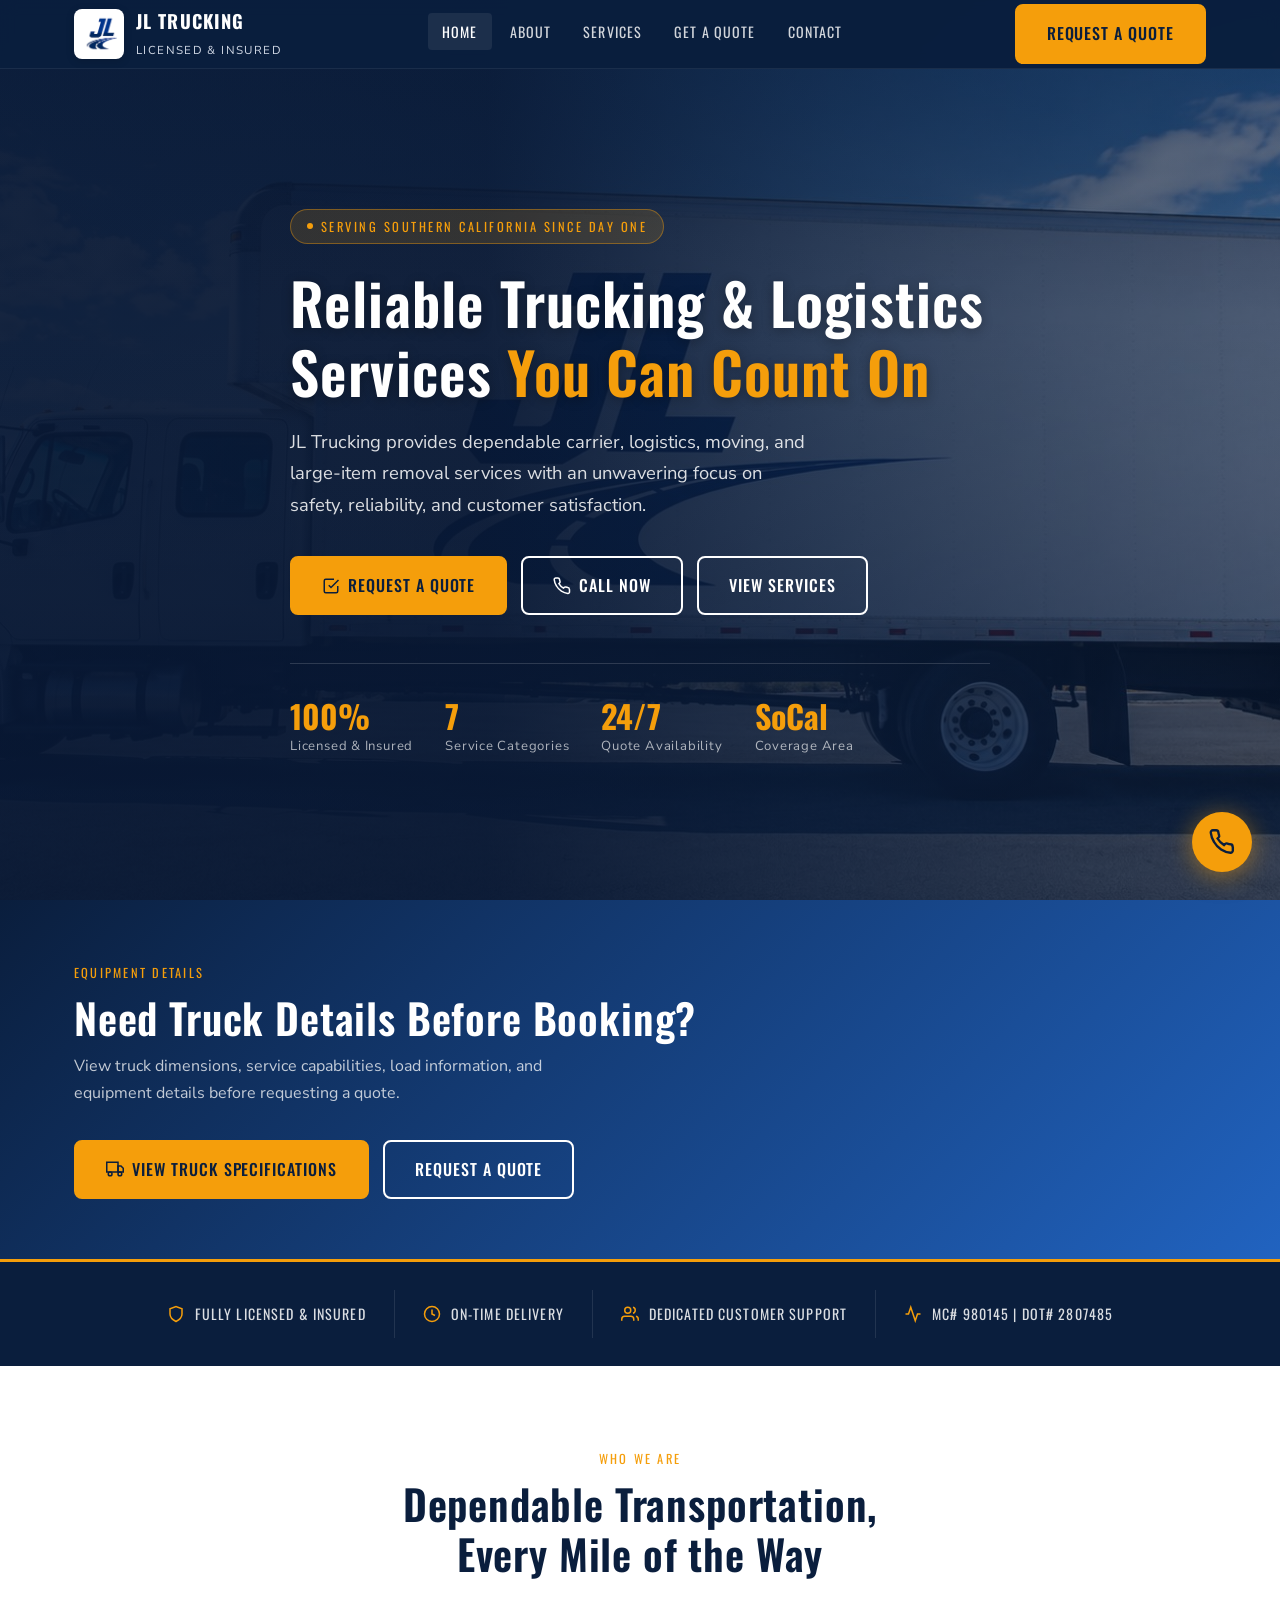
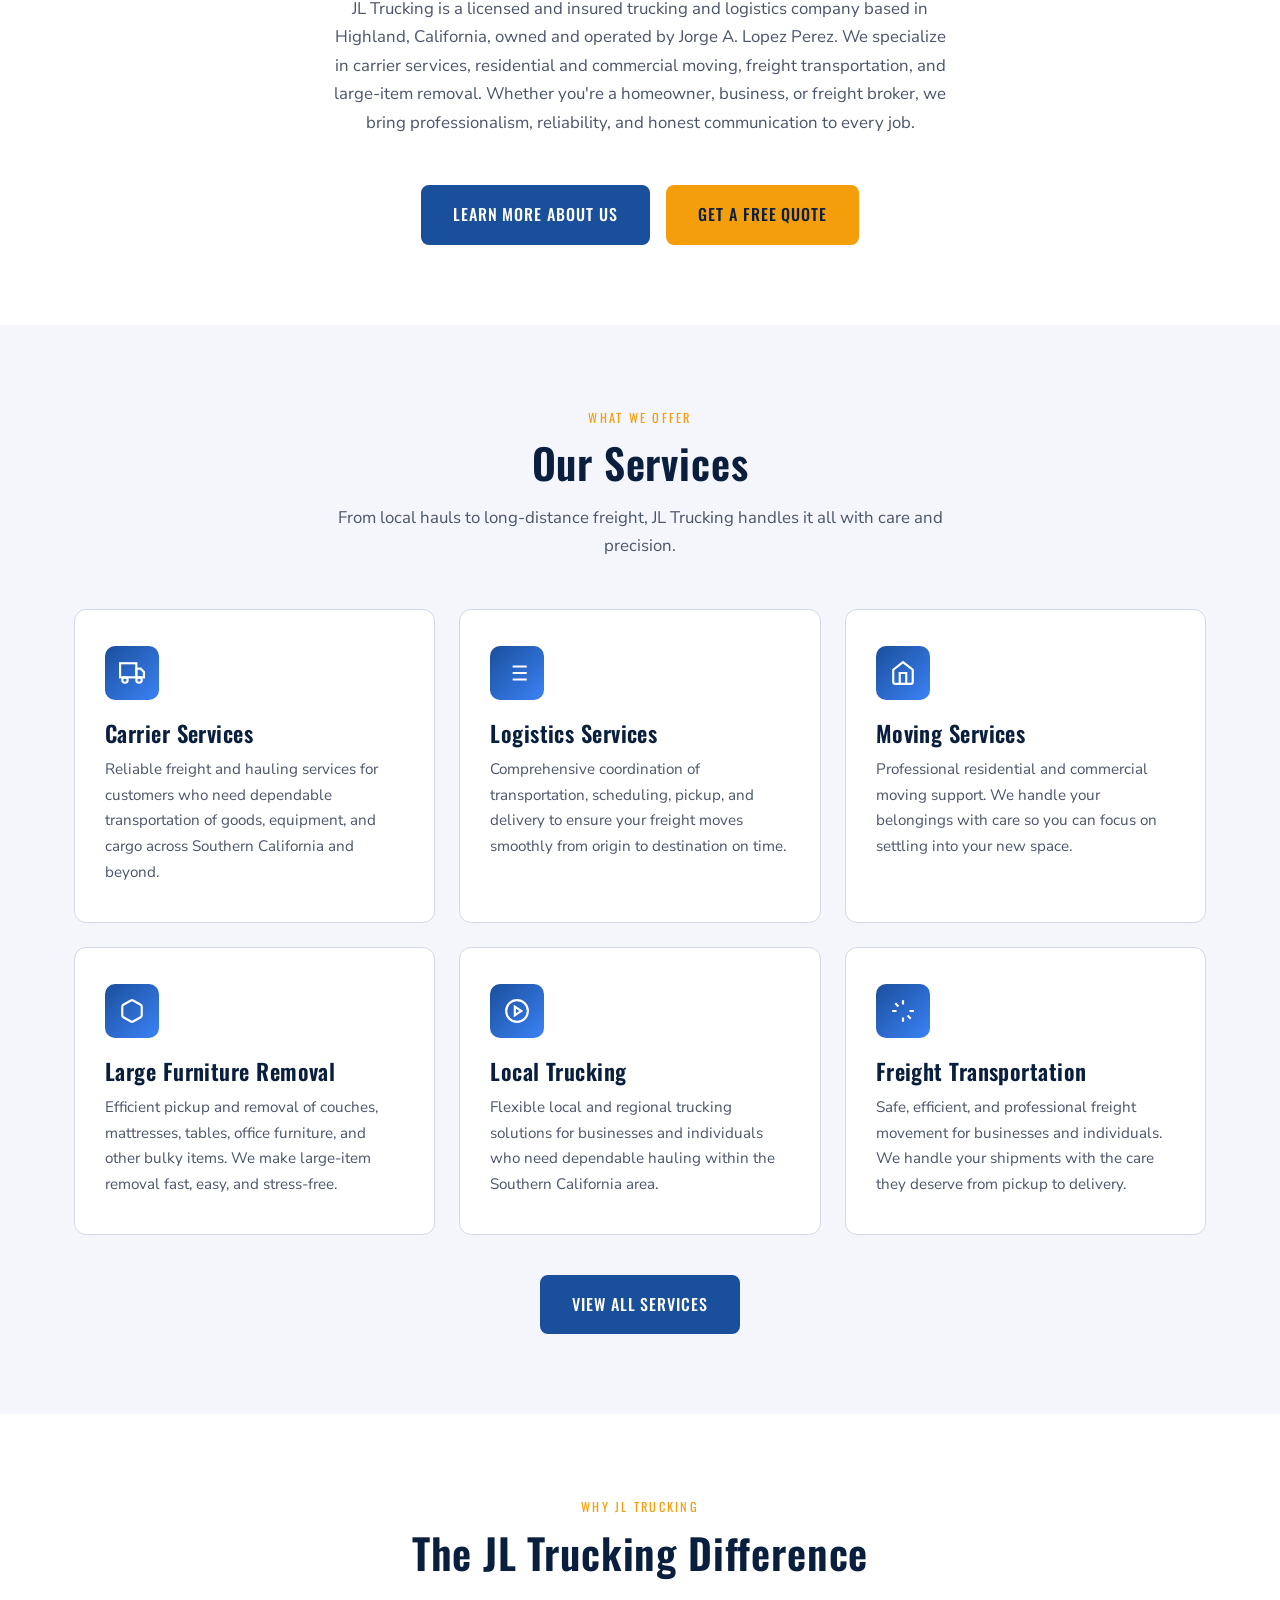
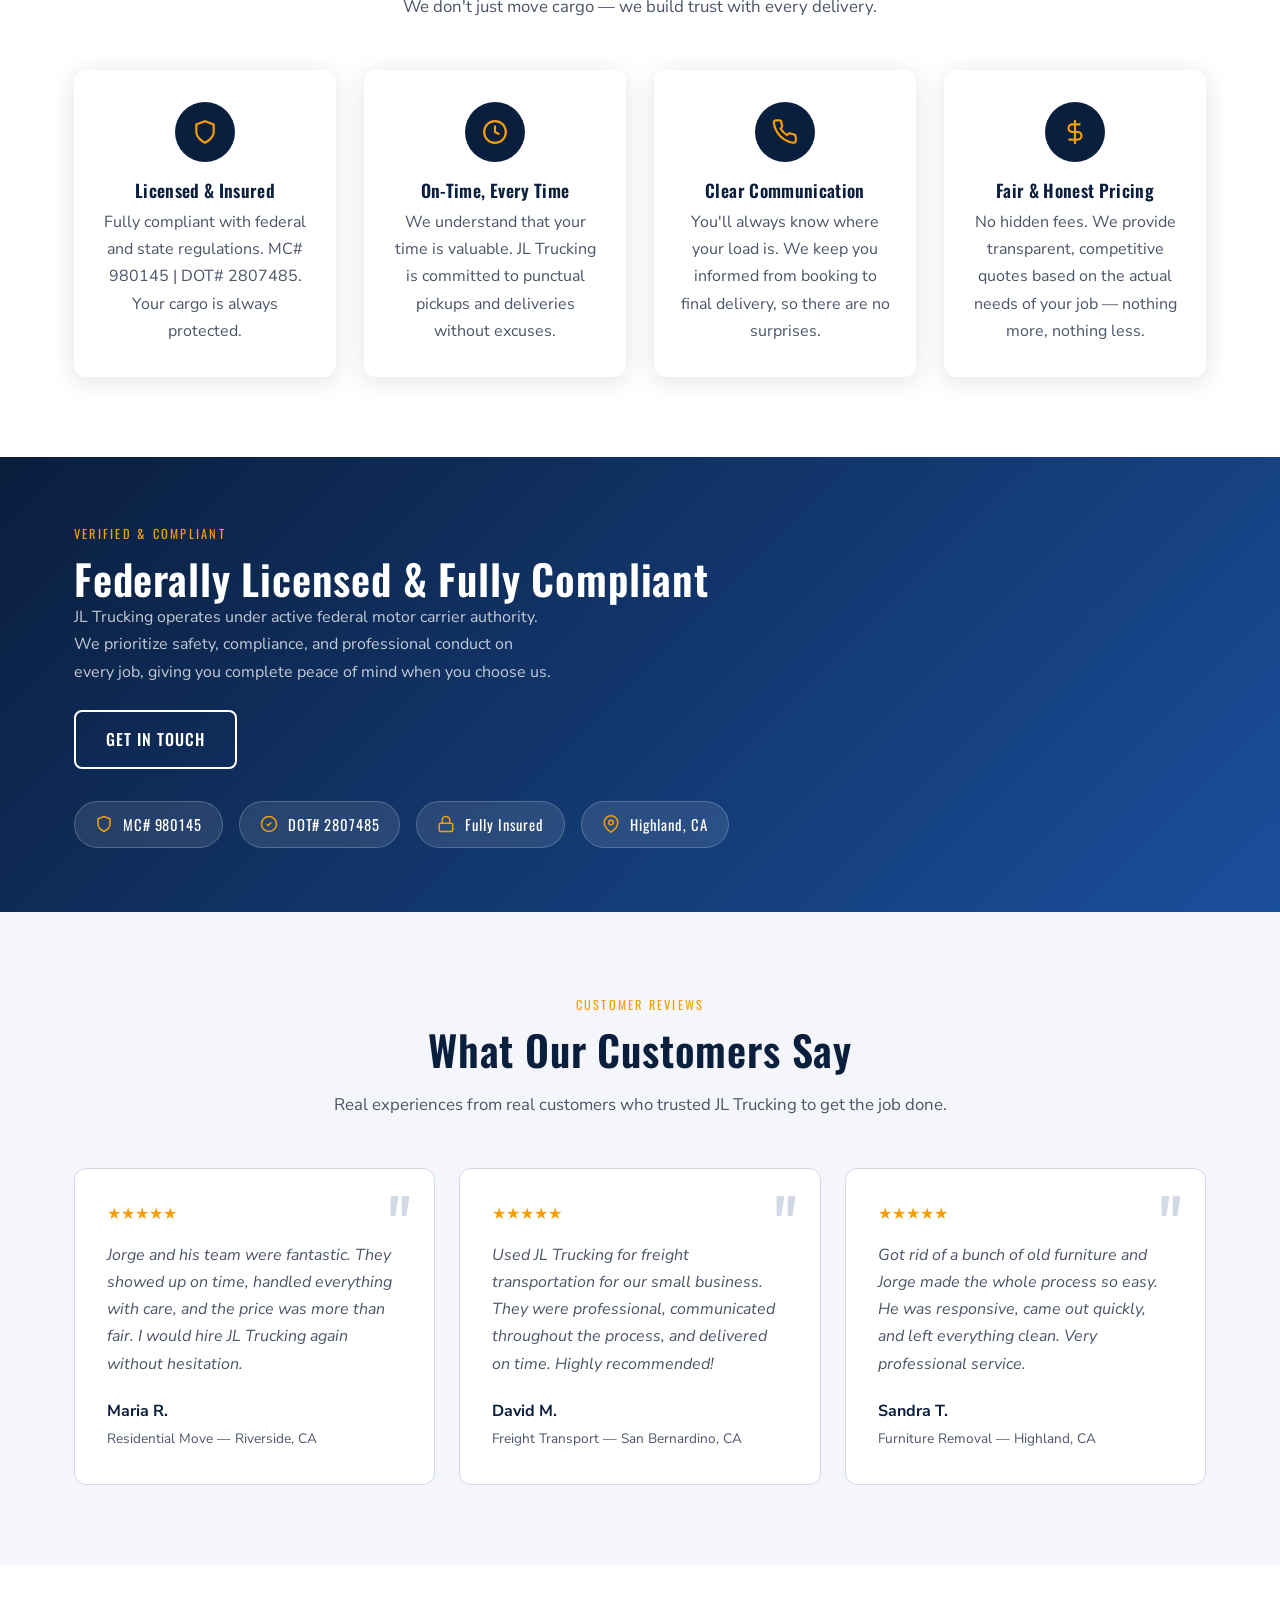
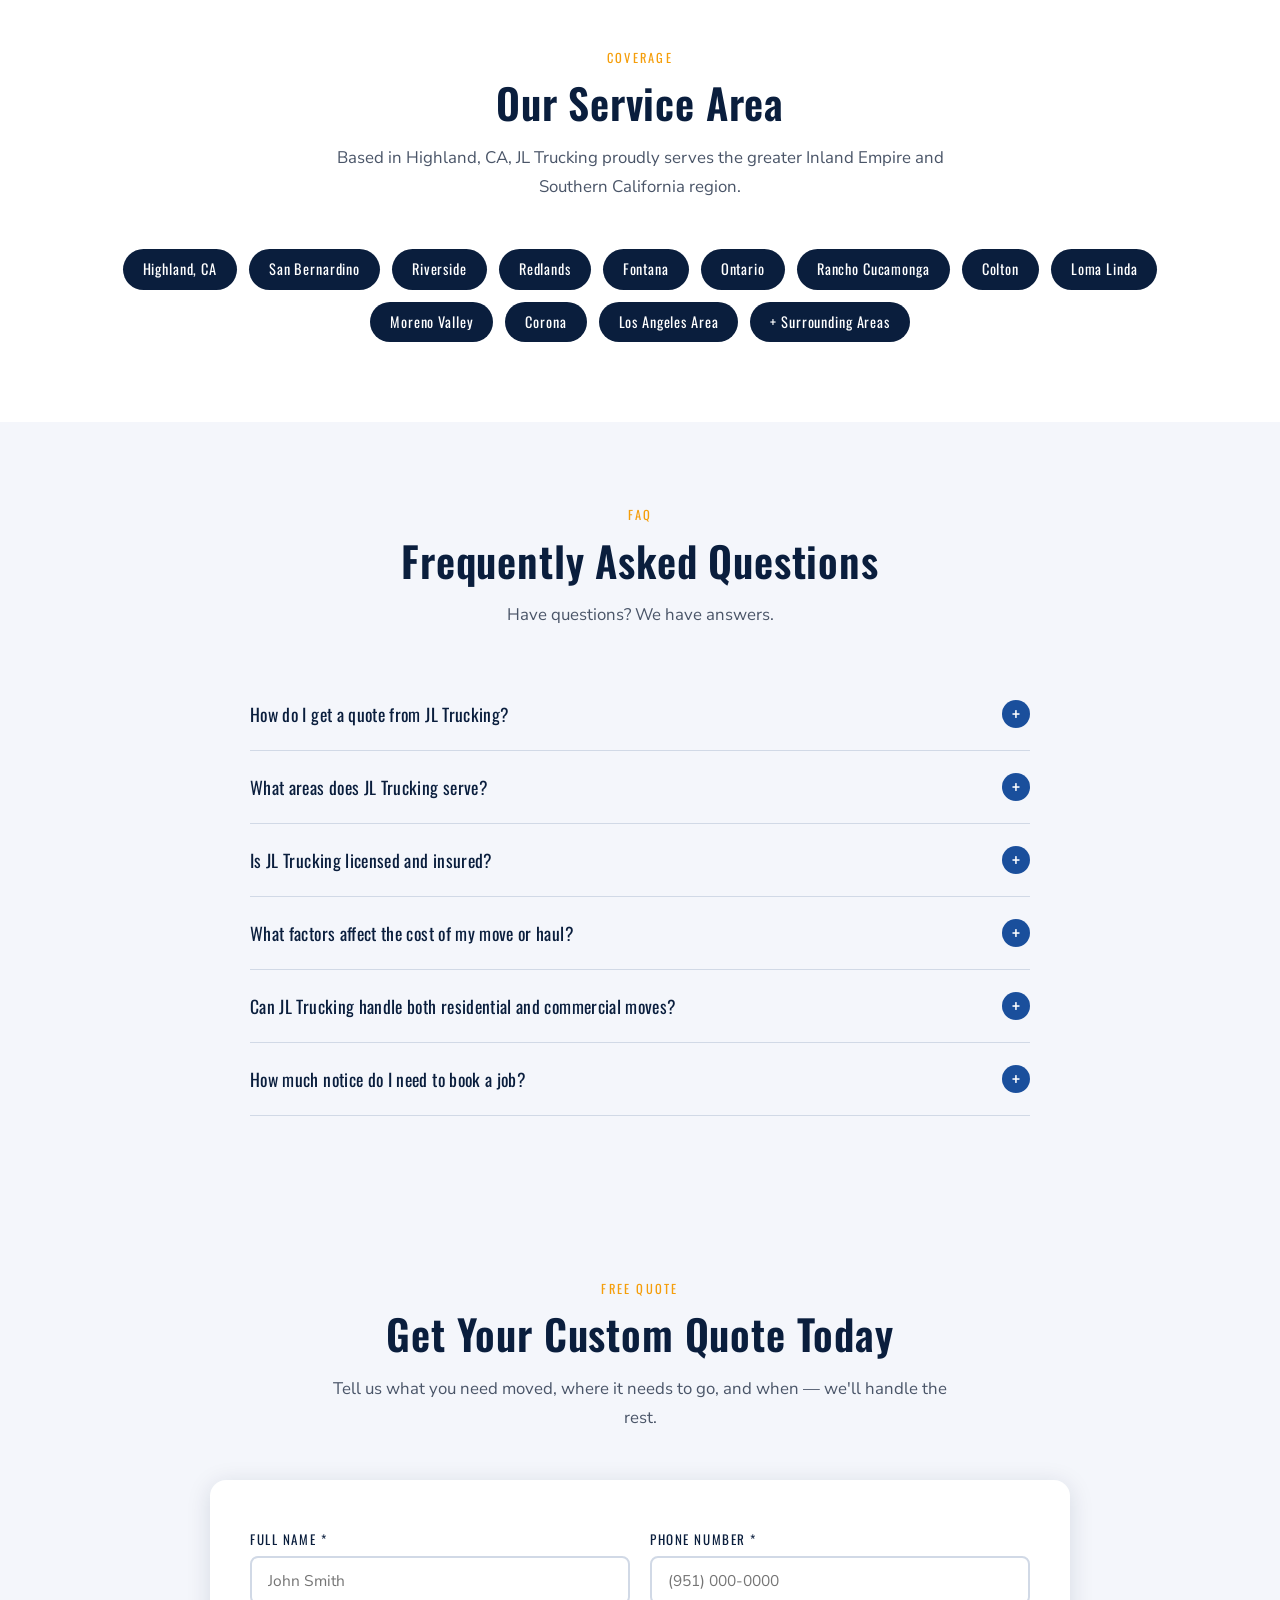
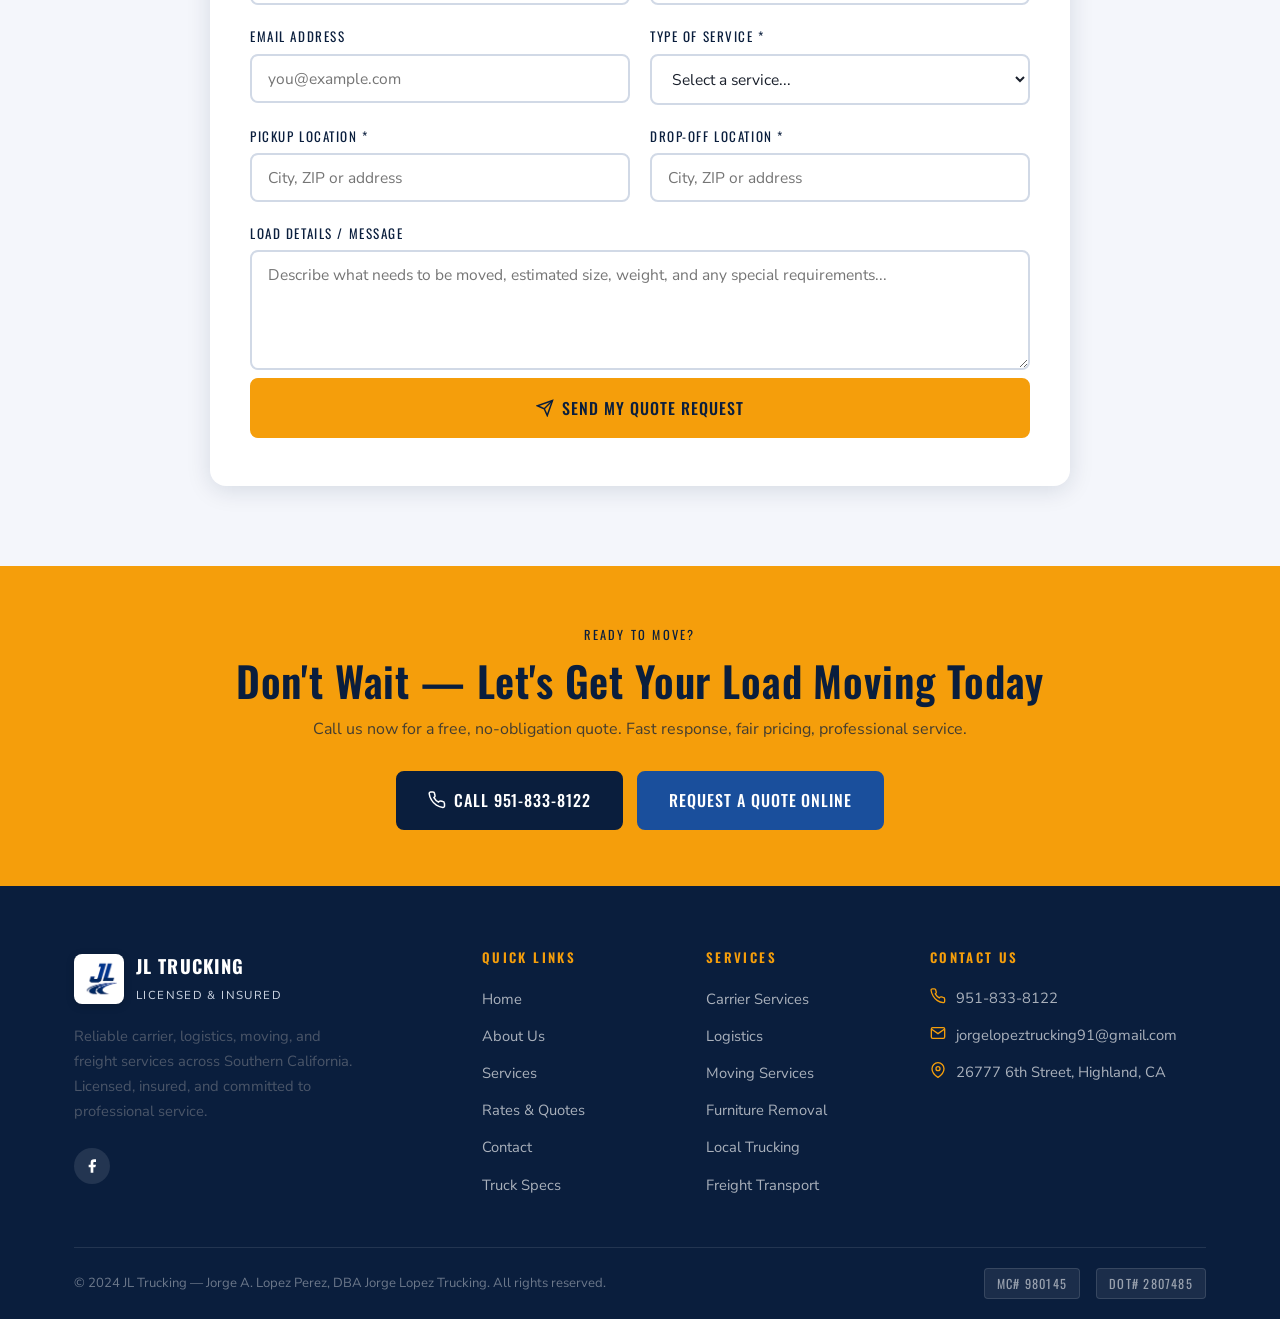
<file: index.html>
<!DOCTYPE html>
<html lang="en">
<head>
  <meta charset="UTF-8" />
  <meta name="viewport" content="width=device-width, initial-scale=1.0" />
  <title>JL Trucking | Reliable Trucking &amp; Logistics Services — Highland, CA</title>
  <meta name="description" content="JL Trucking provides dependable carrier, logistics, moving, and large-item removal services across Southern California. Licensed (MC# 980145 | DOT# 2807485). Call 951-833-8122 for a free quote." />
  <meta name="keywords" content="JL Trucking, trucking Highland CA, logistics services, moving services, freight transportation, large item removal, local trucking, carrier services" />
  <link rel="icon" type="image/x-icon" href="images/favicon.ico" />
  <link rel="icon" type="image/png" sizes="32x32" href="images/favicon-32.png" />
  <link rel="icon" type="image/png" sizes="16x16" href="images/favicon-16.png" />
  <link rel="apple-touch-icon" sizes="180x180" href="images/apple-touch-icon.png" />
  <link rel="stylesheet" href="css/style.css" />
  <link rel="canonical" href="https://www.jltrucking.com/" />
</head>
<body>

<!-- ===== NAVBAR ===== -->
<nav id="navbar">
  <div class="nav-inner">
    <a href="index.html" class="nav-logo">
      <div class="logo-mark"><img src="images/jl-logo-transparent.png" alt="JL Trucking logo" /></div>
      <div class="logo-text">
        <strong>JL Trucking</strong>
        <small>Licensed &amp; Insured</small>
      </div>
    </a>
    <ul class="nav-links">
      <li><a href="index.html" class="active">Home</a></li>
      <li><a href="pages/about.html">About</a></li>
      <li><a href="pages/services.html">Services</a></li>
      <li><a href="pages/rates.html">Get a Quote</a></li>
      <li><a href="pages/contact.html">Contact</a></li>
    </ul>
    <a href="pages/rates.html" class="btn btn-primary nav-cta">Request a Quote</a>
    <button class="nav-toggle" aria-label="Menu">
      <span></span><span></span><span></span>
    </button>
  </div>
</nav>


<!-- ===== HERO ===== -->
<section class="hero">
  <div class="container">
    <div class="hero-content">
      <div class="hero-badge">Serving Southern California Since Day One</div>
      <h1>Reliable Trucking &amp; Logistics Services <em>You Can Count On</em></h1>
      <p>JL Trucking provides dependable carrier, logistics, moving, and large-item removal services with an unwavering focus on safety, reliability, and customer satisfaction.</p>
      <div class="hero-actions">
        <a href="pages/rates.html" class="btn btn-primary">
          <svg width="18" height="18" fill="none" stroke="currentColor" stroke-width="2" viewBox="0 0 24 24"><path d="M9 11l3 3L22 4"/><path d="M21 12v7a2 2 0 0 1-2 2H5a2 2 0 0 1-2-2V5a2 2 0 0 1 2-2h11"/></svg>
          Request a Quote
        </a>
        <a href="tel:9518338122" class="btn btn-outline">
          <svg width="18" height="18" fill="none" stroke="currentColor" stroke-width="2" viewBox="0 0 24 24"><path d="M22 16.92v3a2 2 0 0 1-2.18 2 19.79 19.79 0 0 1-8.63-3.07A19.5 19.5 0 0 1 4.69 12 19.79 19.79 0 0 1 1.61 3.4 2 2 0 0 1 3.6 1.21h3a2 2 0 0 1 2 1.72c.127.96.361 1.903.7 2.81a2 2 0 0 1-.45 2.11L7.91 8.79a16 16 0 0 0 6.06 6.06l.98-.98a2 2 0 0 1 2.11-.45c.907.339 1.85.573 2.81.7A2 2 0 0 1 21.73 16.18z"/></svg>
          Call Now
        </a>
        <a href="pages/services.html" class="btn btn-outline">View Services</a>
      </div>
      <div class="hero-stats">
        <div class="stat-item">
          <strong>100%</strong>
          <span>Licensed &amp; Insured</span>
        </div>
        <div class="stat-item">
          <strong>7</strong>
          <span>Service Categories</span>
        </div>
        <div class="stat-item">
          <strong>24/7</strong>
          <span>Quote Availability</span>
        </div>
        <div class="stat-item">
          <strong>SoCal</strong>
          <span>Coverage Area</span>
        </div>
      </div>
    </div>
  </div>
</section>


<!-- ===== TRUCK SPECS CALLOUT ===== -->
<section class="specs-callout">
  <div class="container">
    <div class="specs-callout-inner">
      <div class="specs-callout-text">
        <span class="section-label">Equipment Details</span>
        <h2>Need Truck Details Before Booking?</h2>
        <p>View truck dimensions, service capabilities, load information, and equipment details before requesting a quote.</p>
      </div>
      <div class="specs-callout-actions">
        <a href="pages/truck-specs.html" class="btn btn-primary">
          <svg width="18" height="18" fill="none" stroke="currentColor" stroke-width="2" viewBox="0 0 24 24"><rect x="1" y="3" width="15" height="13"/><polygon points="16 8 20 8 23 11 23 16 16 16 16 8"/><circle cx="5.5" cy="18.5" r="2.5"/><circle cx="18.5" cy="18.5" r="2.5"/></svg>
          View Truck Specifications
        </a>
        <a href="pages/rates.html" class="btn btn-outline">Request a Quote</a>
      </div>
    </div>
  </div>
</section>


<!-- ===== STRIP ===== -->
<div class="intro-strip">
  <div class="container">
    <div class="strip-items">
      <div class="strip-item">
        <svg width="18" height="18" fill="none" stroke="currentColor" stroke-width="2" viewBox="0 0 24 24"><path d="M12 22s8-4 8-10V5l-8-3-8 3v7c0 6 8 10 8 10z"/></svg>
        Fully Licensed &amp; Insured
      </div>
      <div class="strip-item">
        <svg width="18" height="18" fill="none" stroke="currentColor" stroke-width="2" viewBox="0 0 24 24"><circle cx="12" cy="12" r="10"/><polyline points="12 6 12 12 16 14"/></svg>
        On-Time Delivery
      </div>
      <div class="strip-item">
        <svg width="18" height="18" fill="none" stroke="currentColor" stroke-width="2" viewBox="0 0 24 24"><path d="M17 21v-2a4 4 0 0 0-4-4H5a4 4 0 0 0-4 4v2"/><circle cx="9" cy="7" r="4"/><path d="M23 21v-2a4 4 0 0 0-3-3.87"/><path d="M16 3.13a4 4 0 0 1 0 7.75"/></svg>
        Dedicated Customer Support
      </div>
      <div class="strip-item">
        <svg width="18" height="18" fill="none" stroke="currentColor" stroke-width="2" viewBox="0 0 24 24"><polyline points="22 12 18 12 15 21 9 3 6 12 2 12"/></svg>
        MC# 980145 | DOT# 2807485
      </div>
    </div>
  </div>
</div>


<!-- ===== INTRO ===== -->
<section class="section">
  <div class="container text-center">
    <span class="section-label">Who We Are</span>
    <h2 class="section-title">Dependable Transportation, <br>Every Mile of the Way</h2>
    <p class="section-sub">JL Trucking is a licensed and insured trucking and logistics company based in Highland, California, owned and operated by Jorge A. Lopez Perez. We specialize in carrier services, residential and commercial moving, freight transportation, and large-item removal. Whether you're a homeowner, business, or freight broker, we bring professionalism, reliability, and honest communication to every job.</p>
    <div style="display:flex; gap:16px; justify-content:center; flex-wrap:wrap;">
      <a href="pages/about.html" class="btn btn-blue">Learn More About Us</a>
      <a href="pages/rates.html" class="btn btn-primary">Get a Free Quote</a>
    </div>
  </div>
</section>


<!-- ===== SERVICES ===== -->
<section class="section section--gray" id="services">
  <div class="container">
    <div class="text-center">
      <span class="section-label">What We Offer</span>
      <h2 class="section-title">Our Services</h2>
      <p class="section-sub">From local hauls to long-distance freight, JL Trucking handles it all with care and precision.</p>
    </div>
    <div class="services-grid">

      <div class="service-card">
        <div class="service-icon">
          <svg width="26" height="26" fill="none" stroke="currentColor" stroke-width="2" viewBox="0 0 24 24"><rect x="1" y="3" width="15" height="13"/><polygon points="16 8 20 8 23 11 23 16 16 16 16 8"/><circle cx="5.5" cy="18.5" r="2.5"/><circle cx="18.5" cy="18.5" r="2.5"/></svg>
        </div>
        <h3>Carrier Services</h3>
        <p>Reliable freight and hauling services for customers who need dependable transportation of goods, equipment, and cargo across Southern California and beyond.</p>
      </div>

      <div class="service-card">
        <div class="service-icon">
          <svg width="26" height="26" fill="none" stroke="currentColor" stroke-width="2" viewBox="0 0 24 24"><line x1="8" y1="6" x2="21" y2="6"/><line x1="8" y1="12" x2="21" y2="12"/><line x1="8" y1="18" x2="21" y2="18"/><line x1="3" y1="6" x2="3.01" y2="6"/><line x1="3" y1="12" x2="3.01" y2="12"/><line x1="3" y1="18" x2="3.01" y2="18"/></svg>
        </div>
        <h3>Logistics Services</h3>
        <p>Comprehensive coordination of transportation, scheduling, pickup, and delivery to ensure your freight moves smoothly from origin to destination on time.</p>
      </div>

      <div class="service-card">
        <div class="service-icon">
          <svg width="26" height="26" fill="none" stroke="currentColor" stroke-width="2" viewBox="0 0 24 24"><path d="M3 9l9-7 9 7v11a2 2 0 0 1-2 2H5a2 2 0 0 1-2-2z"/><polyline points="9 22 9 12 15 12 15 22"/></svg>
        </div>
        <h3>Moving Services</h3>
        <p>Professional residential and commercial moving support. We handle your belongings with care so you can focus on settling into your new space.</p>
      </div>

      <div class="service-card">
        <div class="service-icon">
          <svg width="26" height="26" fill="none" stroke="currentColor" stroke-width="2" viewBox="0 0 24 24"><path d="M21 16V8a2 2 0 0 0-1-1.73l-7-4a2 2 0 0 0-2 0l-7 4A2 2 0 0 0 3 8v8a2 2 0 0 0 1 1.73l7 4a2 2 0 0 0 2 0l7-4A2 2 0 0 0 21 16z"/></svg>
        </div>
        <h3>Large Furniture Removal</h3>
        <p>Efficient pickup and removal of couches, mattresses, tables, office furniture, and other bulky items. We make large-item removal fast, easy, and stress-free.</p>
      </div>

      <div class="service-card">
        <div class="service-icon">
          <svg width="26" height="26" fill="none" stroke="currentColor" stroke-width="2" viewBox="0 0 24 24"><circle cx="12" cy="12" r="10"/><polygon points="10 8 16 12 10 16 10 8"/></svg>
        </div>
        <h3>Local Trucking</h3>
        <p>Flexible local and regional trucking solutions for businesses and individuals who need dependable hauling within the Southern California area.</p>
      </div>

      <div class="service-card">
        <div class="service-icon">
          <svg width="26" height="26" fill="none" stroke="currentColor" stroke-width="2" viewBox="0 0 24 24"><line x1="12" y1="2" x2="12" y2="6"/><line x1="12" y1="18" x2="12" y2="22"/><line x1="4.93" y1="4.93" x2="7.76" y2="7.76"/><line x1="16.24" y1="16.24" x2="19.07" y2="19.07"/><line x1="2" y1="12" x2="6" y2="12"/><line x1="18" y1="12" x2="22" y2="12"/></svg>
        </div>
        <h3>Freight Transportation</h3>
        <p>Safe, efficient, and professional freight movement for businesses and individuals. We handle your shipments with the care they deserve from pickup to delivery.</p>
      </div>

    </div>
    <div class="text-center" style="margin-top:40px;">
      <a href="pages/services.html" class="btn btn-blue">View All Services</a>
    </div>
  </div>
</section>


<!-- ===== WHY CHOOSE US ===== -->
<section class="section">
  <div class="container">
    <div class="text-center">
      <span class="section-label">Why JL Trucking</span>
      <h2 class="section-title">The JL Trucking Difference</h2>
      <p class="section-sub">We don't just move cargo — we build trust with every delivery.</p>
    </div>
    <div class="why-grid">
      <div class="why-card">
        <div class="why-icon">
          <svg width="26" height="26" fill="none" stroke="currentColor" stroke-width="2" viewBox="0 0 24 24"><path d="M12 22s8-4 8-10V5l-8-3-8 3v7c0 6 8 10 8 10z"/></svg>
        </div>
        <h3>Licensed &amp; Insured</h3>
        <p>Fully compliant with federal and state regulations. MC# 980145 | DOT# 2807485. Your cargo is always protected.</p>
      </div>
      <div class="why-card">
        <div class="why-icon">
          <svg width="26" height="26" fill="none" stroke="currentColor" stroke-width="2" viewBox="0 0 24 24"><circle cx="12" cy="12" r="10"/><polyline points="12 6 12 12 16 14"/></svg>
        </div>
        <h3>On-Time, Every Time</h3>
        <p>We understand that your time is valuable. JL Trucking is committed to punctual pickups and deliveries without excuses.</p>
      </div>
      <div class="why-card">
        <div class="why-icon">
          <svg width="26" height="26" fill="none" stroke="currentColor" stroke-width="2" viewBox="0 0 24 24"><path d="M22 16.92v3a2 2 0 0 1-2.18 2 19.79 19.79 0 0 1-8.63-3.07A19.5 19.5 0 0 1 4.69 12 19.79 19.79 0 0 1 1.61 3.4 2 2 0 0 1 3.6 1.21h3a2 2 0 0 1 2 1.72c.127.96.361 1.903.7 2.81a2 2 0 0 1-.45 2.11L7.91 8.79a16 16 0 0 0 6.06 6.06l.98-.98a2 2 0 0 1 2.11-.45c.907.339 1.85.573 2.81.7A2 2 0 0 1 21.73 16.18z"/></svg>
        </div>
        <h3>Clear Communication</h3>
        <p>You'll always know where your load is. We keep you informed from booking to final delivery, so there are no surprises.</p>
      </div>
      <div class="why-card">
        <div class="why-icon">
          <svg width="26" height="26" fill="none" stroke="currentColor" stroke-width="2" viewBox="0 0 24 24"><line x1="12" y1="1" x2="12" y2="23"/><path d="M17 5H9.5a3.5 3.5 0 0 0 0 7h5a3.5 3.5 0 0 1 0 7H6"/></svg>
        </div>
        <h3>Fair &amp; Honest Pricing</h3>
        <p>No hidden fees. We provide transparent, competitive quotes based on the actual needs of your job — nothing more, nothing less.</p>
      </div>
    </div>
  </div>
</section>


<!-- ===== TRUST / COMPLIANCE ===== -->
<section class="trust-section">
  <div class="container">
    <div class="trust-inner">
      <div class="trust-text">
        <span class="section-label" style="color:var(--accent);">Verified &amp; Compliant</span>
        <h2 class="text-white">Federally Licensed &amp; Fully Compliant</h2>
        <p>JL Trucking operates under active federal motor carrier authority. We prioritize safety, compliance, and professional conduct on every job, giving you complete peace of mind when you choose us.</p>
        <div style="margin-top:24px;">
          <a href="pages/contact.html" class="btn btn-outline" style="margin-top:0;">Get in Touch</a>
        </div>
      </div>
      <div class="trust-badges">
        <div class="badge-pill">
          <svg width="18" height="18" fill="none" stroke="currentColor" stroke-width="2" viewBox="0 0 24 24"><path d="M12 22s8-4 8-10V5l-8-3-8 3v7c0 6 8 10 8 10z"/></svg>
          MC# 980145
        </div>
        <div class="badge-pill">
          <svg width="18" height="18" fill="none" stroke="currentColor" stroke-width="2" viewBox="0 0 24 24"><circle cx="12" cy="12" r="10"/><path d="M9 12l2 2 4-4"/></svg>
          DOT# 2807485
        </div>
        <div class="badge-pill">
          <svg width="18" height="18" fill="none" stroke="currentColor" stroke-width="2" viewBox="0 0 24 24"><rect x="3" y="11" width="18" height="11" rx="2" ry="2"/><path d="M7 11V7a5 5 0 0 1 10 0v4"/></svg>
          Fully Insured
        </div>
        <div class="badge-pill">
          <svg width="18" height="18" fill="none" stroke="currentColor" stroke-width="2" viewBox="0 0 24 24"><path d="M21 10c0 7-9 13-9 13s-9-6-9-13a9 9 0 0 1 18 0z"/><circle cx="12" cy="10" r="3"/></svg>
          Highland, CA
        </div>
      </div>
    </div>
  </div>
</section>


<!-- ===== TESTIMONIALS ===== -->
<section class="section section--gray">
  <div class="container">
    <div class="text-center">
      <span class="section-label">Customer Reviews</span>
      <h2 class="section-title">What Our Customers Say</h2>
      <p class="section-sub">Real experiences from real customers who trusted JL Trucking to get the job done.</p>
    </div>
    <div class="testimonials-grid">
      <div class="testimonial-card">
        <div class="stars">★★★★★</div>
        <p>Jorge and his team were fantastic. They showed up on time, handled everything with care, and the price was more than fair. I would hire JL Trucking again without hesitation.</p>
        <div class="testimonial-author">
          <strong>Maria R.</strong>
          <span>Residential Move — Riverside, CA</span>
        </div>
      </div>
      <div class="testimonial-card">
        <div class="stars">★★★★★</div>
        <p>Used JL Trucking for freight transportation for our small business. They were professional, communicated throughout the process, and delivered on time. Highly recommended!</p>
        <div class="testimonial-author">
          <strong>David M.</strong>
          <span>Freight Transport — San Bernardino, CA</span>
        </div>
      </div>
      <div class="testimonial-card">
        <div class="stars">★★★★★</div>
        <p>Got rid of a bunch of old furniture and Jorge made the whole process so easy. He was responsive, came out quickly, and left everything clean. Very professional service.</p>
        <div class="testimonial-author">
          <strong>Sandra T.</strong>
          <span>Furniture Removal — Highland, CA</span>
        </div>
      </div>
    </div>
  </div>
</section>


<!-- ===== SERVICE AREA ===== -->
<section class="section">
  <div class="container text-center">
    <span class="section-label">Coverage</span>
    <h2 class="section-title">Our Service Area</h2>
    <p class="section-sub">Based in Highland, CA, JL Trucking proudly serves the greater Inland Empire and Southern California region.</p>
    <div class="area-pills">
      <span class="area-pill">Highland, CA</span>
      <span class="area-pill">San Bernardino</span>
      <span class="area-pill">Riverside</span>
      <span class="area-pill">Redlands</span>
      <span class="area-pill">Fontana</span>
      <span class="area-pill">Ontario</span>
      <span class="area-pill">Rancho Cucamonga</span>
      <span class="area-pill">Colton</span>
      <span class="area-pill">Loma Linda</span>
      <span class="area-pill">Moreno Valley</span>
      <span class="area-pill">Corona</span>
      <span class="area-pill">Los Angeles Area</span>
      <span class="area-pill">+ Surrounding Areas</span>
    </div>
  </div>
</section>


<!-- ===== FAQ ===== -->
<section class="section section--gray">
  <div class="container">
    <div class="text-center">
      <span class="section-label">FAQ</span>
      <h2 class="section-title">Frequently Asked Questions</h2>
      <p class="section-sub">Have questions? We have answers.</p>
    </div>
    <div class="faq-list">
      <div class="faq-item">
        <button class="faq-question">How do I get a quote from JL Trucking? <span class="faq-icon">+</span></button>
        <div class="faq-answer"><p>You can request a quote online using our quote form, by calling us at 951-833-8122, or by emailing Lopezjp_123@yahoo.com. We typically respond within a few hours during business hours.</p></div>
      </div>
      <div class="faq-item">
        <button class="faq-question">What areas does JL Trucking serve? <span class="faq-icon">+</span></button>
        <div class="faq-answer"><p>We are based in Highland, CA and serve the greater Inland Empire and Southern California region, including San Bernardino, Riverside, Fontana, Ontario, Rancho Cucamonga, Redlands, and surrounding areas. Contact us for long-distance inquiries.</p></div>
      </div>
      <div class="faq-item">
        <button class="faq-question">Is JL Trucking licensed and insured? <span class="faq-icon">+</span></button>
        <div class="faq-answer"><p>Yes. JL Trucking operates under active federal motor carrier authority. Our Motor Carrier number is MC# 980145 and our DOT number is DOT# 2807485. We are fully licensed and insured for your protection.</p></div>
      </div>
      <div class="faq-item">
        <button class="faq-question">What factors affect the cost of my move or haul? <span class="faq-icon">+</span></button>
        <div class="faq-answer"><p>Pricing depends on several factors including distance, load size and weight, type of service, labor required, pickup and drop-off locations, and scheduling availability. We provide transparent, custom quotes with no hidden fees.</p></div>
      </div>
      <div class="faq-item">
        <button class="faq-question">Can JL Trucking handle both residential and commercial moves? <span class="faq-icon">+</span></button>
        <div class="faq-answer"><p>Absolutely. We provide moving services for both residential and commercial customers. Whether you're moving a home, an office, or equipment, we have the capability to handle it safely and efficiently.</p></div>
      </div>
      <div class="faq-item">
        <button class="faq-question">How much notice do I need to book a job? <span class="faq-icon">+</span></button>
        <div class="faq-answer"><p>We recommend booking as early as possible to secure your preferred date and time. However, we do our best to accommodate last-minute requests depending on availability. Contact us and we'll do everything we can to help.</p></div>
      </div>
    </div>
  </div>
</section>


<!-- ===== QUICK QUOTE ===== -->
<section class="section form-section">
  <div class="container">
    <div class="text-center">
      <span class="section-label">Free Quote</span>
      <h2 class="section-title">Get Your Custom Quote Today</h2>
      <p class="section-sub">Tell us what you need moved, where it needs to go, and when — we'll handle the rest.</p>
    </div>
    <div class="form-card">
      <!-- Replace YOUR_FORM_ID with your real Formspree form ID -->
      <form id="quoteForm" action="https://formspree.io/f/mpqejzbp" method="POST" novalidate>
        <input type="hidden" name="_subject" value="Quote Request — JL Trucking Homepage" />
        <!-- Honeypot: hidden from humans, bots fill it and Formspree rejects it. Do not remove. -->
        <input type="text" name="_gotcha" tabindex="-1" autocomplete="off" style="position:absolute;left:-9999px;opacity:0;height:0;width:0;" aria-hidden="true" />
        <div class="form-grid">
          <div class="form-group">
            <label for="name">Full Name *</label>
            <input type="text" id="name" name="name" placeholder="John Smith" required />
          </div>
          <div class="form-group">
            <label for="phone">Phone Number *</label>
            <input type="tel" id="phone" name="phone" placeholder="(951) 000-0000" required />
          </div>
          <div class="form-group">
            <label for="email">Email Address</label>
            <input type="email" id="email" name="email" placeholder="you@example.com" />
          </div>
          <div class="form-group">
            <label for="service">Type of Service *</label>
            <select id="service" name="service" required>
              <option value="">Select a service...</option>
              <option>Carrier Services</option>
              <option>Logistics Services</option>
              <option>Moving Services</option>
              <option>Large Furniture Removal</option>
              <option>Local Trucking</option>
              <option>Freight Transportation</option>
              <option>Residential / Commercial Hauling</option>
            </select>
          </div>
          <div class="form-group">
            <label for="pickup">Pickup Location *</label>
            <input type="text" id="pickup" name="pickup" placeholder="City, ZIP or address" required />
          </div>
          <div class="form-group">
            <label for="dropoff">Drop-Off Location *</label>
            <input type="text" id="dropoff" name="dropoff" placeholder="City, ZIP or address" required />
          </div>
          <div class="form-group full">
            <label for="details">Load Details / Message</label>
            <textarea id="details" name="details" placeholder="Describe what needs to be moved, estimated size, weight, and any special requirements..."></textarea>
          </div>
        </div>
        <div class="form-submit">
          <button type="submit" class="btn btn-primary" style="width:100%; justify-content:center; padding:16px;">
            <svg width="18" height="18" fill="none" stroke="currentColor" stroke-width="2" viewBox="0 0 24 24"><line x1="22" y1="2" x2="11" y2="13"/><polygon points="22 2 15 22 11 13 2 9 22 2"/></svg>
            Send My Quote Request
          </button>
        </div>
      </form>
    </div>
  </div>
</section>


<!-- ===== CTA BANNER ===== -->
<section class="cta-banner">
  <div class="container">
    <span class="section-label" style="color:var(--navy);">Ready to Move?</span>
    <h2>Don't Wait — Let's Get Your Load Moving Today</h2>
    <p>Call us now for a free, no-obligation quote. Fast response, fair pricing, professional service.</p>
    <div style="display:flex; gap:14px; justify-content:center; flex-wrap:wrap;">
      <a href="tel:9518338122" class="btn btn-primary">
        <svg width="18" height="18" fill="none" stroke="currentColor" stroke-width="2" viewBox="0 0 24 24"><path d="M22 16.92v3a2 2 0 0 1-2.18 2 19.79 19.79 0 0 1-8.63-3.07A19.5 19.5 0 0 1 4.69 12 19.79 19.79 0 0 1 1.61 3.4 2 2 0 0 1 3.6 1.21h3a2 2 0 0 1 2 1.72c.127.96.361 1.903.7 2.81a2 2 0 0 1-.45 2.11L7.91 8.79a16 16 0 0 0 6.06 6.06l.98-.98a2 2 0 0 1 2.11-.45c.907.339 1.85.573 2.81.7A2 2 0 0 1 21.73 16.18z"/></svg>
        Call 951-833-8122
      </a>
      <a href="pages/rates.html" class="btn btn-blue">Request a Quote Online</a>
    </div>
  </div>
</section>


<!-- ===== FOOTER ===== -->
<footer>
  <div class="container">
    <div class="footer-grid">
      <div class="footer-brand">
        <div class="nav-logo">
          <div class="logo-mark"><img src="images/jl-logo-transparent.png" alt="JL Trucking logo" /></div>
          <div class="logo-text">
            <strong>JL Trucking</strong>
            <small>Licensed &amp; Insured</small>
          </div>
        </div>
        <p>Reliable carrier, logistics, moving, and freight services across Southern California. Licensed, insured, and committed to professional service.</p>
        <div class="footer-social">
          <a href="#" class="social-btn" aria-label="Facebook">
            <svg width="16" height="16" fill="currentColor" viewBox="0 0 24 24"><path d="M18 2h-3a5 5 0 0 0-5 5v3H7v4h3v8h4v-8h3l1-4h-4V7a1 1 0 0 1 1-1h3z"/></svg>
          </a>
        </div>
      </div>
      <div class="footer-col">
        <h4>Quick Links</h4>
        <ul>
          <li><a href="index.html">Home</a></li>
          <li><a href="pages/about.html">About Us</a></li>
          <li><a href="pages/services.html">Services</a></li>
          <li><a href="pages/rates.html">Rates &amp; Quotes</a></li>
          <li><a href="pages/contact.html">Contact</a></li>
          <li><a href="pages/truck-specs.html">Truck Specs</a></li>
        </ul>
      </div>
      <div class="footer-col">
        <h4>Services</h4>
        <ul>
          <li><a href="pages/services.html">Carrier Services</a></li>
          <li><a href="pages/services.html">Logistics</a></li>
          <li><a href="pages/services.html">Moving Services</a></li>
          <li><a href="pages/services.html">Furniture Removal</a></li>
          <li><a href="pages/services.html">Local Trucking</a></li>
          <li><a href="pages/services.html">Freight Transport</a></li>
        </ul>
      </div>
      <div class="footer-col">
        <h4>Contact Us</h4>
        <div class="footer-contact-item">
          <svg width="16" height="16" fill="none" stroke="currentColor" stroke-width="2" viewBox="0 0 24 24"><path d="M22 16.92v3a2 2 0 0 1-2.18 2 19.79 19.79 0 0 1-8.63-3.07A19.5 19.5 0 0 1 4.69 12 19.79 19.79 0 0 1 1.61 3.4 2 2 0 0 1 3.6 1.21h3a2 2 0 0 1 2 1.72c.127.96.361 1.903.7 2.81a2 2 0 0 1-.45 2.11L7.91 8.79a16 16 0 0 0 6.06 6.06l.98-.98a2 2 0 0 1 2.11-.45c.907.339 1.85.573 2.81.7A2 2 0 0 1 21.73 16.18z"/></svg>
          <a href="tel:9518338122">951-833-8122</a>
        </div>
        <div class="footer-contact-item">
          <svg width="16" height="16" fill="none" stroke="currentColor" stroke-width="2" viewBox="0 0 24 24"><path d="M4 4h16c1.1 0 2 .9 2 2v12c0 1.1-.9 2-2 2H4c-1.1 0-2-.9-2-2V6c0-1.1.9-2 2-2z"/><polyline points="22,6 12,13 2,6"/></svg>
          <a href="mailto:jorgelopeztrucking91@gmail.com">jorgelopeztrucking91@gmail.com</a>
        </div>
        <div class="footer-contact-item">
          <svg width="16" height="16" fill="none" stroke="currentColor" stroke-width="2" viewBox="0 0 24 24"><path d="M21 10c0 7-9 13-9 13s-9-6-9-13a9 9 0 0 1 18 0z"/><circle cx="12" cy="10" r="3"/></svg>
          <span>26777 6th Street, Highland, CA</span>
        </div>
      </div>
    </div>
  </div>
  <div class="container">
    <div class="footer-bottom">
      <span>&copy; 2024 JL Trucking &mdash; Jorge A. Lopez Perez, DBA Jorge Lopez Trucking. All rights reserved.</span>
      <div class="compliance-badges">
        <span class="comp-badge">MC# 980145</span>
        <span class="comp-badge">DOT# 2807485</span>
      </div>
    </div>
  </div>
</footer>

<a href="tel:9518338122" class="float-call" aria-label="Call Now">
  <svg width="26" height="26" fill="none" stroke="currentColor" stroke-width="2.2" viewBox="0 0 24 24"><path d="M22 16.92v3a2 2 0 0 1-2.18 2 19.79 19.79 0 0 1-8.63-3.07A19.5 19.5 0 0 1 4.69 12 19.79 19.79 0 0 1 1.61 3.4 2 2 0 0 1 3.6 1.21h3a2 2 0 0 1 2 1.72c.127.96.361 1.903.7 2.81a2 2 0 0 1-.45 2.11L7.91 8.79a16 16 0 0 0 6.06 6.06l.98-.98a2 2 0 0 1 2.11-.45c.907.339 1.85.573 2.81.7A2 2 0 0 1 21.73 16.18z"/></svg>
</a>
<div class="notify" id="notification"></div>

<script src="js/main.js"></script>
</body>
</html>
</file>
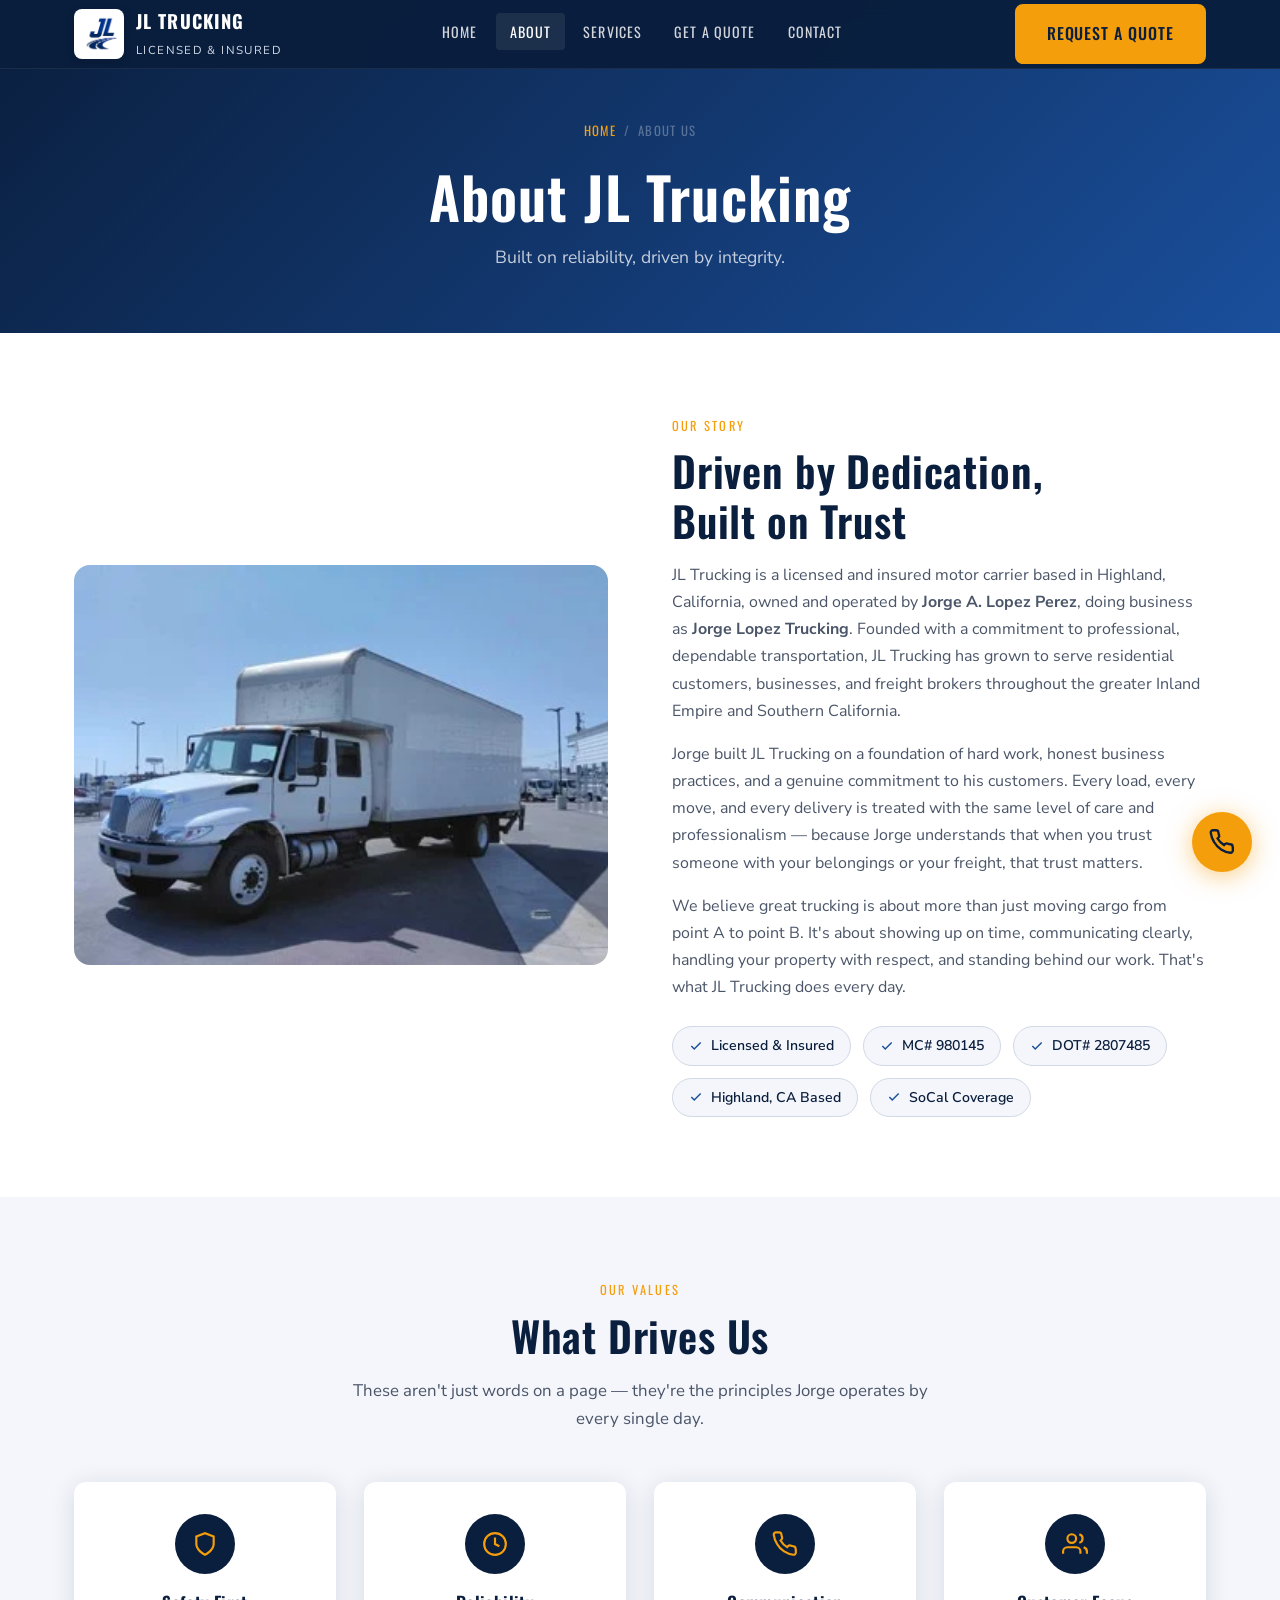
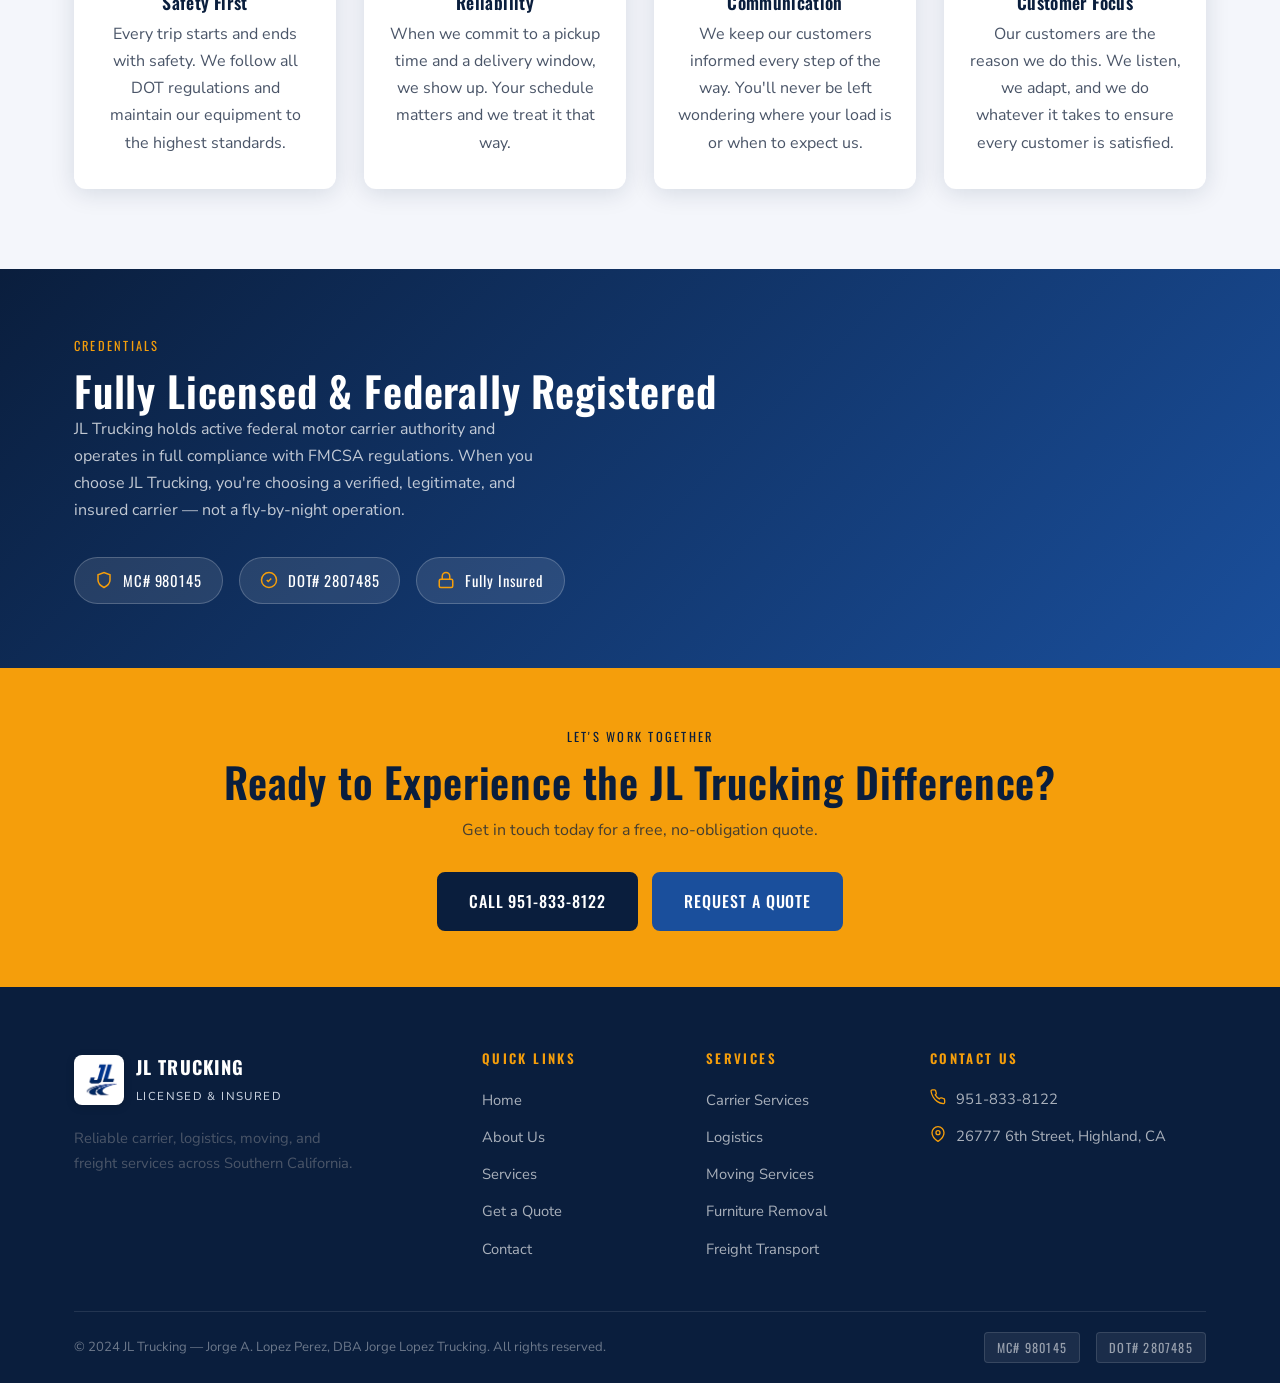
<file: pages/about.html>
<!DOCTYPE html>
<html lang="en">
<head>
  <meta charset="UTF-8" />
  <meta name="viewport" content="width=device-width, initial-scale=1.0" />
  <title>About Us | JL Trucking — Highland, CA</title>
  <meta name="description" content="Learn about JL Trucking, owned and operated by Jorge A. Lopez Perez. We're a licensed and insured trucking company based in Highland, CA focused on reliable, professional service." />
  <link rel="icon" type="image/x-icon" href="../images/favicon.ico" />
  <link rel="icon" type="image/png" sizes="32x32" href="../images/favicon-32.png" />
  <link rel="icon" type="image/png" sizes="16x16" href="../images/favicon-16.png" />
  <link rel="apple-touch-icon" sizes="180x180" href="../images/apple-touch-icon.png" />
  <link rel="stylesheet" href="../css/style.css" />
</head>
<body>

<!-- NAVBAR -->
<nav id="navbar">
  <div class="nav-inner">
    <a href="../index.html" class="nav-logo">
      <div class="logo-mark"><img src="../images/jl-logo-transparent.png" alt="JL Trucking logo" /></div>
      <div class="logo-text">
        <strong>JL Trucking</strong>
        <small>Licensed &amp; Insured</small>
      </div>
    </a>
    <ul class="nav-links">
      <li><a href="../index.html">Home</a></li>
      <li><a href="about.html" class="active">About</a></li>
      <li><a href="services.html">Services</a></li>
      <li><a href="rates.html">Get a Quote</a></li>
      <li><a href="contact.html">Contact</a></li>
    </ul>
    <a href="rates.html" class="btn btn-primary nav-cta">Request a Quote</a>
    <button class="nav-toggle" aria-label="Menu"><span></span><span></span><span></span></button>
  </div>
</nav>

<!-- PAGE HERO -->
<section class="page-hero">
  <div class="container">
    <div class="breadcrumb">
      <a href="../index.html">Home</a>
      <span>/</span>
      <span>About Us</span>
    </div>
    <h1>About JL Trucking</h1>
    <p>Built on reliability, driven by integrity.</p>
  </div>
</section>

<!-- ABOUT SECTION -->
<section class="section">
  <div class="container">
    <div class="about-grid">
      <div class="about-img">
        <!-- Add your photo to images/about-photo.jpg (truck, owner, or both).
             A photo about 800x600px or larger looks best. -->
        <img src="../images/about-photo.jpg" alt="Jorge Lopez with the JL Trucking truck" />

        <!-- If the image above is missing, this placeholder will show instead.
             Once your photo is in place you can delete this placeholder block.
        <div class="about-img-placeholder">
          <svg width="64" height="64" fill="none" stroke="currentColor" stroke-width="1.5" viewBox="0 0 24 24" style="color:rgba(255,255,255,0.3)"><rect x="1" y="3" width="15" height="13"/><polygon points="16 8 20 8 23 11 23 16 16 16 16 8"/><circle cx="5.5" cy="18.5" r="2.5"/><circle cx="18.5" cy="18.5" r="2.5"/></svg>
          <span>Add Your Company Photo Here</span>
        </div>
        -->
      </div>
      <div class="about-content">
        <span class="section-label">Our Story</span>
        <h2 class="section-title">Driven by Dedication,<br>Built on Trust</h2>
        <p>JL Trucking is a licensed and insured motor carrier based in Highland, California, owned and operated by <strong>Jorge A. Lopez Perez</strong>, doing business as <strong>Jorge Lopez Trucking</strong>. Founded with a commitment to professional, dependable transportation, JL Trucking has grown to serve residential customers, businesses, and freight brokers throughout the greater Inland Empire and Southern California.</p>
        <p>Jorge built JL Trucking on a foundation of hard work, honest business practices, and a genuine commitment to his customers. Every load, every move, and every delivery is treated with the same level of care and professionalism — because Jorge understands that when you trust someone with your belongings or your freight, that trust matters.</p>
        <p>We believe great trucking is about more than just moving cargo from point A to point B. It's about showing up on time, communicating clearly, handling your property with respect, and standing behind our work. That's what JL Trucking does every day.</p>
        <div class="about-highlights">
          <span class="highlight-pill">
            <svg width="14" height="14" fill="none" stroke="currentColor" stroke-width="2.5" viewBox="0 0 24 24"><path d="M20 6L9 17l-5-5"/></svg>
            Licensed &amp; Insured
          </span>
          <span class="highlight-pill">
            <svg width="14" height="14" fill="none" stroke="currentColor" stroke-width="2.5" viewBox="0 0 24 24"><path d="M20 6L9 17l-5-5"/></svg>
            MC# 980145
          </span>
          <span class="highlight-pill">
            <svg width="14" height="14" fill="none" stroke="currentColor" stroke-width="2.5" viewBox="0 0 24 24"><path d="M20 6L9 17l-5-5"/></svg>
            DOT# 2807485
          </span>
          <span class="highlight-pill">
            <svg width="14" height="14" fill="none" stroke="currentColor" stroke-width="2.5" viewBox="0 0 24 24"><path d="M20 6L9 17l-5-5"/></svg>
            Highland, CA Based
          </span>
          <span class="highlight-pill">
            <svg width="14" height="14" fill="none" stroke="currentColor" stroke-width="2.5" viewBox="0 0 24 24"><path d="M20 6L9 17l-5-5"/></svg>
            SoCal Coverage
          </span>
        </div>
      </div>
    </div>
  </div>
</section>

<!-- MISSION/VALUES -->
<section class="section section--gray">
  <div class="container">
    <div class="text-center">
      <span class="section-label">Our Values</span>
      <h2 class="section-title">What Drives Us</h2>
      <p class="section-sub">These aren't just words on a page — they're the principles Jorge operates by every single day.</p>
    </div>
    <div class="why-grid">
      <div class="why-card">
        <div class="why-icon">
          <svg width="26" height="26" fill="none" stroke="currentColor" stroke-width="2" viewBox="0 0 24 24"><path d="M12 22s8-4 8-10V5l-8-3-8 3v7c0 6 8 10 8 10z"/></svg>
        </div>
        <h3>Safety First</h3>
        <p>Every trip starts and ends with safety. We follow all DOT regulations and maintain our equipment to the highest standards.</p>
      </div>
      <div class="why-card">
        <div class="why-icon">
          <svg width="26" height="26" fill="none" stroke="currentColor" stroke-width="2" viewBox="0 0 24 24"><circle cx="12" cy="12" r="10"/><polyline points="12 6 12 12 16 14"/></svg>
        </div>
        <h3>Reliability</h3>
        <p>When we commit to a pickup time and a delivery window, we show up. Your schedule matters and we treat it that way.</p>
      </div>
      <div class="why-card">
        <div class="why-icon">
          <svg width="26" height="26" fill="none" stroke="currentColor" stroke-width="2" viewBox="0 0 24 24"><path d="M22 16.92v3a2 2 0 0 1-2.18 2 19.79 19.79 0 0 1-8.63-3.07A19.5 19.5 0 0 1 4.69 12 19.79 19.79 0 0 1 1.61 3.4 2 2 0 0 1 3.6 1.21h3a2 2 0 0 1 2 1.72c.127.96.361 1.903.7 2.81a2 2 0 0 1-.45 2.11L7.91 8.79a16 16 0 0 0 6.06 6.06l.98-.98a2 2 0 0 1 2.11-.45c.907.339 1.85.573 2.81.7A2 2 0 0 1 21.73 16.18z"/></svg>
        </div>
        <h3>Communication</h3>
        <p>We keep our customers informed every step of the way. You'll never be left wondering where your load is or when to expect us.</p>
      </div>
      <div class="why-card">
        <div class="why-icon">
          <svg width="26" height="26" fill="none" stroke="currentColor" stroke-width="2" viewBox="0 0 24 24"><path d="M17 21v-2a4 4 0 0 0-4-4H5a4 4 0 0 0-4 4v2"/><circle cx="9" cy="7" r="4"/><path d="M23 21v-2a4 4 0 0 0-3-3.87"/><path d="M16 3.13a4 4 0 0 1 0 7.75"/></svg>
        </div>
        <h3>Customer Focus</h3>
        <p>Our customers are the reason we do this. We listen, we adapt, and we do whatever it takes to ensure every customer is satisfied.</p>
      </div>
    </div>
  </div>
</section>

<!-- COMPLIANCE -->
<section class="trust-section">
  <div class="container">
    <div class="trust-inner">
      <div class="trust-text">
        <span class="section-label">Credentials</span>
        <h2 class="text-white">Fully Licensed &amp; Federally Registered</h2>
        <p>JL Trucking holds active federal motor carrier authority and operates in full compliance with FMCSA regulations. When you choose JL Trucking, you're choosing a verified, legitimate, and insured carrier — not a fly-by-night operation.</p>
      </div>
      <div class="trust-badges">
        <div class="badge-pill">
          <svg width="18" height="18" fill="none" stroke="currentColor" stroke-width="2" viewBox="0 0 24 24"><path d="M12 22s8-4 8-10V5l-8-3-8 3v7c0 6 8 10 8 10z"/></svg>
          MC# 980145
        </div>
        <div class="badge-pill">
          <svg width="18" height="18" fill="none" stroke="currentColor" stroke-width="2" viewBox="0 0 24 24"><circle cx="12" cy="12" r="10"/><path d="M9 12l2 2 4-4"/></svg>
          DOT# 2807485
        </div>
        <div class="badge-pill">
          <svg width="18" height="18" fill="none" stroke="currentColor" stroke-width="2" viewBox="0 0 24 24"><rect x="3" y="11" width="18" height="11" rx="2" ry="2"/><path d="M7 11V7a5 5 0 0 1 10 0v4"/></svg>
          Fully Insured
        </div>
      </div>
    </div>
  </div>
</section>

<!-- CTA -->
<section class="cta-banner">
  <div class="container">
    <span class="section-label" style="color:var(--navy);">Let's Work Together</span>
    <h2>Ready to Experience the JL Trucking Difference?</h2>
    <p>Get in touch today for a free, no-obligation quote.</p>
    <div style="display:flex; gap:14px; justify-content:center; flex-wrap:wrap;">
      <a href="tel:9518338122" class="btn btn-primary">Call 951-833-8122</a>
      <a href="rates.html" class="btn btn-blue">Request a Quote</a>
    </div>
  </div>
</section>

<!-- FOOTER -->
<footer>
  <div class="container">
    <div class="footer-grid">
      <div class="footer-brand">
        <div class="nav-logo">
          <div class="logo-mark"><img src="../images/jl-logo-transparent.png" alt="JL Trucking logo" /></div>
          <div class="logo-text"><strong>JL Trucking</strong><small>Licensed &amp; Insured</small></div>
        </div>
        <p>Reliable carrier, logistics, moving, and freight services across Southern California.</p>
      </div>
      <div class="footer-col">
        <h4>Quick Links</h4>
        <ul>
          <li><a href="../index.html">Home</a></li>
          <li><a href="about.html">About Us</a></li>
          <li><a href="services.html">Services</a></li>
          <li><a href="rates.html">Get a Quote</a></li>
          <li><a href="contact.html">Contact</a></li>
        </ul>
      </div>
      <div class="footer-col">
        <h4>Services</h4>
        <ul>
          <li><a href="services.html">Carrier Services</a></li>
          <li><a href="services.html">Logistics</a></li>
          <li><a href="services.html">Moving Services</a></li>
          <li><a href="services.html">Furniture Removal</a></li>
          <li><a href="services.html">Freight Transport</a></li>
        </ul>
      </div>
      <div class="footer-col">
        <h4>Contact Us</h4>
        <div class="footer-contact-item">
          <svg width="16" height="16" fill="none" stroke="currentColor" stroke-width="2" viewBox="0 0 24 24"><path d="M22 16.92v3a2 2 0 0 1-2.18 2 19.79 19.79 0 0 1-8.63-3.07A19.5 19.5 0 0 1 4.69 12 19.79 19.79 0 0 1 1.61 3.4 2 2 0 0 1 3.6 1.21h3a2 2 0 0 1 2 1.72c.127.96.361 1.903.7 2.81a2 2 0 0 1-.45 2.11L7.91 8.79a16 16 0 0 0 6.06 6.06l.98-.98a2 2 0 0 1 2.11-.45c.907.339 1.85.573 2.81.7A2 2 0 0 1 21.73 16.18z"/></svg>
          <a href="tel:9518338122">951-833-8122</a>
        </div>
        <div class="footer-contact-item">
          <svg width="16" height="16" fill="none" stroke="currentColor" stroke-width="2" viewBox="0 0 24 24"><path d="M21 10c0 7-9 13-9 13s-9-6-9-13a9 9 0 0 1 18 0z"/><circle cx="12" cy="10" r="3"/></svg>
          <span>26777 6th Street, Highland, CA</span>
        </div>
      </div>
    </div>
  </div>
  <div class="container">
    <div class="footer-bottom">
      <span>&copy; 2024 JL Trucking — Jorge A. Lopez Perez, DBA Jorge Lopez Trucking. All rights reserved.</span>
      <div class="compliance-badges">
        <span class="comp-badge">MC# 980145</span>
        <span class="comp-badge">DOT# 2807485</span>
      </div>
    </div>
  </div>
</footer>

<a href="tel:9518338122" class="float-call" aria-label="Call Now">
  <svg width="26" height="26" fill="none" stroke="currentColor" stroke-width="2.2" viewBox="0 0 24 24"><path d="M22 16.92v3a2 2 0 0 1-2.18 2 19.79 19.79 0 0 1-8.63-3.07A19.5 19.5 0 0 1 4.69 12 19.79 19.79 0 0 1 1.61 3.4 2 2 0 0 1 3.6 1.21h3a2 2 0 0 1 2 1.72c.127.96.361 1.903.7 2.81a2 2 0 0 1-.45 2.11L7.91 8.79a16 16 0 0 0 6.06 6.06l.98-.98a2 2 0 0 1 2.11-.45c.907.339 1.85.573 2.81.7A2 2 0 0 1 21.73 16.18z"/></svg>
</a>
<div class="notify" id="notification"></div>
<script src="../js/main.js"></script>
</body>
</html>
</file>
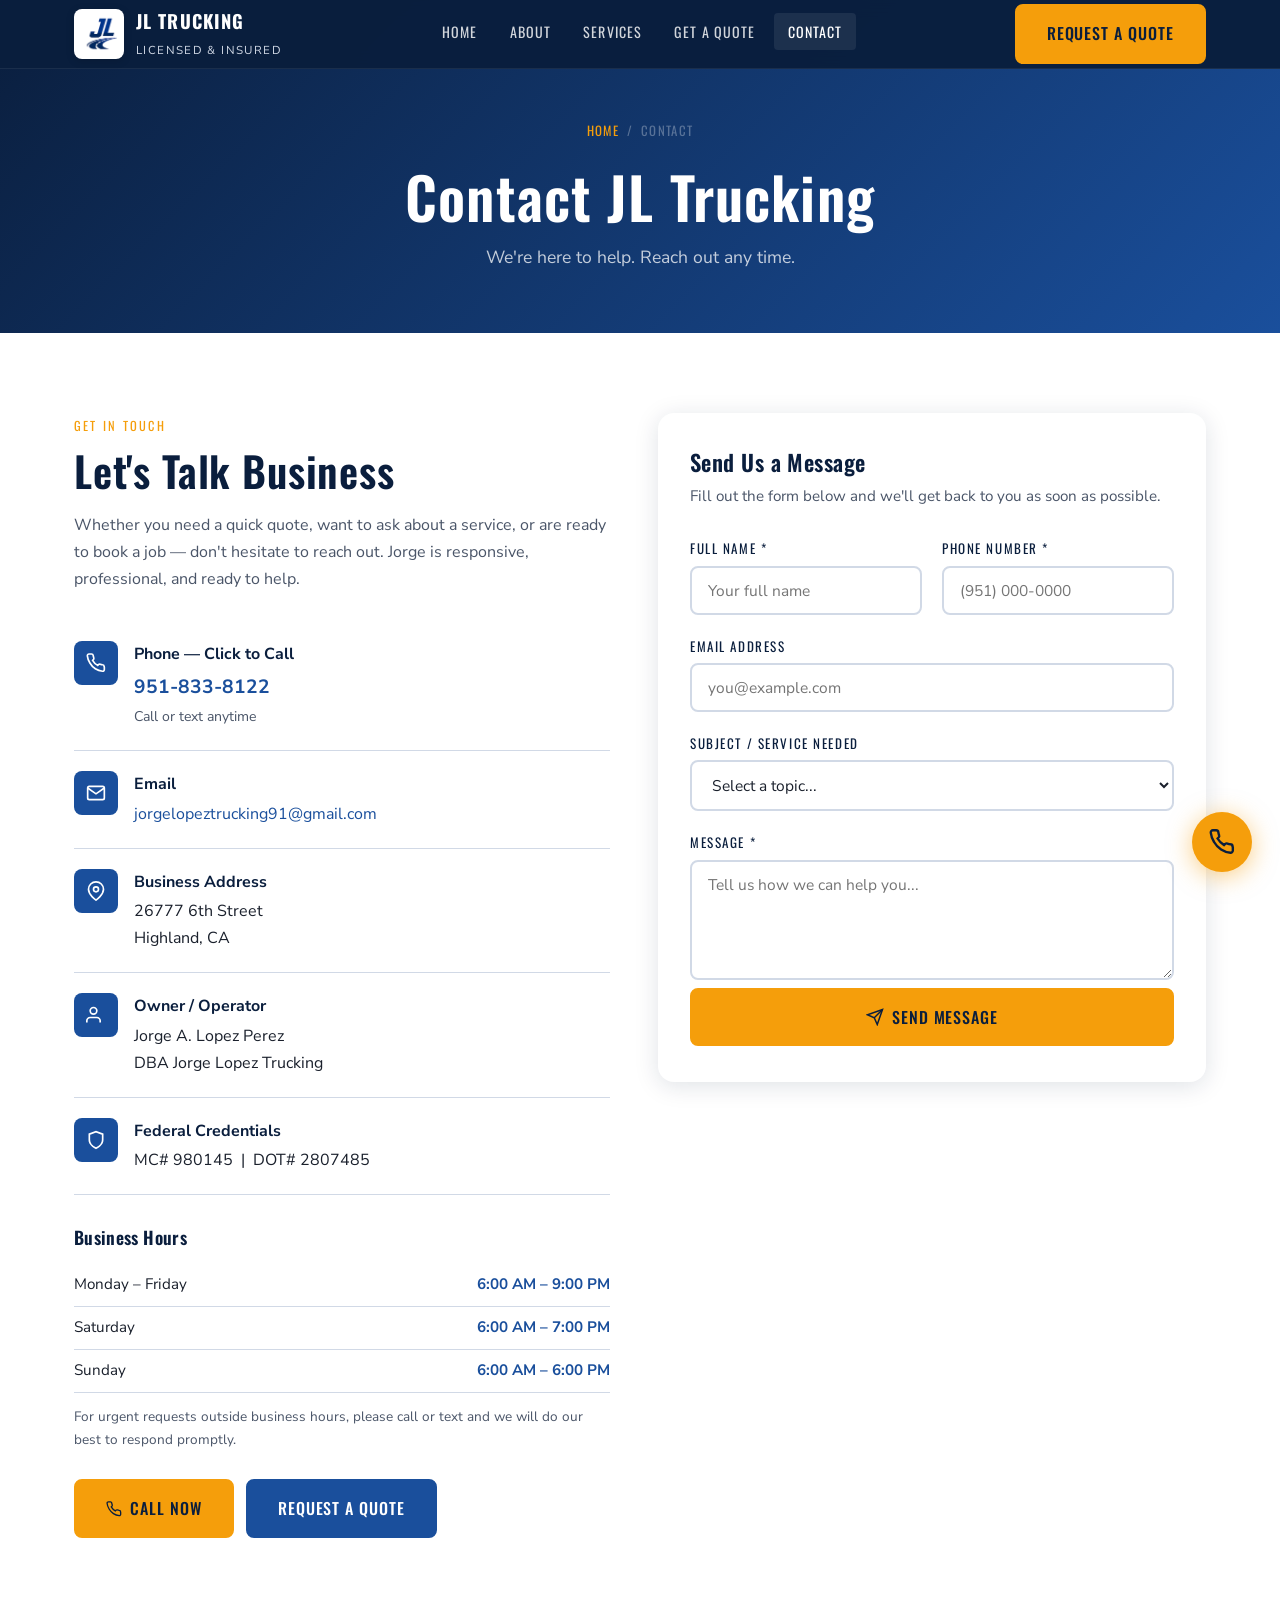
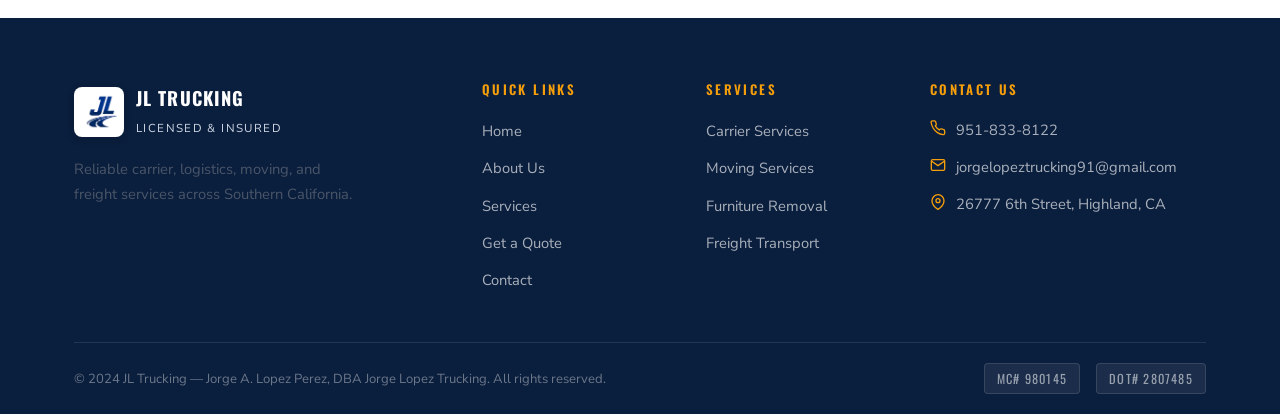
<file: pages/contact.html>
<!DOCTYPE html>
<html lang="en">
<head>
  <meta charset="UTF-8" />
  <meta name="viewport" content="width=device-width, initial-scale=1.0" />
  <title>Contact Us | JL Trucking — Highland, CA</title>
  <meta name="description" content="Contact JL Trucking — call 951-833-8122, email jorgelopeztrucking91@gmail.com, or fill out our contact form. Based in Highland, CA. MC# 980145 | DOT# 2807485." />
  <link rel="icon" type="image/x-icon" href="../images/favicon.ico" />
  <link rel="icon" type="image/png" sizes="32x32" href="../images/favicon-32.png" />
  <link rel="icon" type="image/png" sizes="16x16" href="../images/favicon-16.png" />
  <link rel="apple-touch-icon" sizes="180x180" href="../images/apple-touch-icon.png" />
  <link rel="stylesheet" href="../css/style.css" />
</head>
<body>

<nav id="navbar">
  <div class="nav-inner">
    <a href="../index.html" class="nav-logo">
      <div class="logo-mark"><img src="../images/jl-logo-transparent.png" alt="JL Trucking logo" /></div>
      <div class="logo-text"><strong>JL Trucking</strong><small>Licensed &amp; Insured</small></div>
    </a>
    <ul class="nav-links">
      <li><a href="../index.html">Home</a></li>
      <li><a href="about.html">About</a></li>
      <li><a href="services.html">Services</a></li>
      <li><a href="rates.html">Get a Quote</a></li>
      <li><a href="contact.html" class="active">Contact</a></li>
    </ul>
    <a href="rates.html" class="btn btn-primary nav-cta">Request a Quote</a>
    <button class="nav-toggle" aria-label="Menu"><span></span><span></span><span></span></button>
  </div>
</nav>

<section class="page-hero">
  <div class="container">
    <div class="breadcrumb"><a href="../index.html">Home</a><span>/</span><span>Contact</span></div>
    <h1>Contact JL Trucking</h1>
    <p>We're here to help. Reach out any time.</p>
  </div>
</section>

<!-- CONTACT SECTION -->
<section class="section">
  <div class="container">
    <div class="contact-grid">

      <!-- Contact Info -->
      <div class="contact-info-block">
        <span class="section-label">Get In Touch</span>
        <h2 class="section-title" style="text-align:left;">Let's Talk Business</h2>
        <p style="margin-bottom:28px;">Whether you need a quick quote, want to ask about a service, or are ready to book a job — don't hesitate to reach out. Jorge is responsive, professional, and ready to help.</p>

        <div class="info-item">
          <div class="info-icon">
            <svg width="20" height="20" fill="none" stroke="currentColor" stroke-width="2" viewBox="0 0 24 24"><path d="M22 16.92v3a2 2 0 0 1-2.18 2 19.79 19.79 0 0 1-8.63-3.07A19.5 19.5 0 0 1 4.69 12 19.79 19.79 0 0 1 1.61 3.4 2 2 0 0 1 3.6 1.21h3a2 2 0 0 1 2 1.72c.127.96.361 1.903.7 2.81a2 2 0 0 1-.45 2.11L7.91 8.79a16 16 0 0 0 6.06 6.06l.98-.98a2 2 0 0 1 2.11-.45c.907.339 1.85.573 2.81.7A2 2 0 0 1 21.73 16.18z"/></svg>
          </div>
          <div>
            <strong>Phone — Click to Call</strong>
            <a href="tel:9518338122" style="font-size:1.2rem; font-weight:700; color:var(--blue); display:block;">951-833-8122</a>
            <span style="font-size:0.88rem; color:var(--gray-dark);">Call or text anytime</span>
          </div>
        </div>

        <div class="info-item">
          <div class="info-icon">
            <svg width="20" height="20" fill="none" stroke="currentColor" stroke-width="2" viewBox="0 0 24 24"><path d="M4 4h16c1.1 0 2 .9 2 2v12c0 1.1-.9 2-2 2H4c-1.1 0-2-.9-2-2V6c0-1.1.9-2 2-2z"/><polyline points="22,6 12,13 2,6"/></svg>
          </div>
          <div>
            <strong>Email</strong>
            <a href="mailto:jorgelopeztrucking91@gmail.com">jorgelopeztrucking91@gmail.com</a>
          </div>
        </div>

        <div class="info-item">
          <div class="info-icon">
            <svg width="20" height="20" fill="none" stroke="currentColor" stroke-width="2" viewBox="0 0 24 24"><path d="M21 10c0 7-9 13-9 13s-9-6-9-13a9 9 0 0 1 18 0z"/><circle cx="12" cy="10" r="3"/></svg>
          </div>
          <div>
            <strong>Business Address</strong>
            <span>26777 6th Street<br>Highland, CA</span>
          </div>
        </div>

        <div class="info-item">
          <div class="info-icon">
            <svg width="20" height="20" fill="none" stroke="currentColor" stroke-width="2" viewBox="0 0 24 24"><path d="M17 21v-2a4 4 0 0 0-4-4H5a4 4 0 0 0-4 4v2"/><circle cx="9" cy="7" r="4"/></svg>
          </div>
          <div>
            <strong>Owner / Operator</strong>
            <span>Jorge A. Lopez Perez<br>DBA Jorge Lopez Trucking</span>
          </div>
        </div>

        <div class="info-item">
          <div class="info-icon">
            <svg width="20" height="20" fill="none" stroke="currentColor" stroke-width="2" viewBox="0 0 24 24"><path d="M12 22s8-4 8-10V5l-8-3-8 3v7c0 6 8 10 8 10z"/></svg>
          </div>
          <div>
            <strong>Federal Credentials</strong>
            <span>MC# 980145 &nbsp;|&nbsp; DOT# 2807485</span>
          </div>
        </div>

        <!-- Business Hours -->
        <div style="margin-top:32px;">
          <h3 style="color:var(--navy); margin-bottom:16px; font-size:1.1rem;">Business Hours</h3>
          <table class="hours-table">
            <tr><td>Monday – Friday</td><td>6:00 AM – 9:00 PM</td></tr>
            <tr><td>Saturday</td><td>6:00 AM – 7:00 PM</td></tr>
            <tr><td>Sunday</td><td>6:00 AM – 6:00 PM</td></tr>
          </table>
          <p style="font-size:0.85rem; margin-top:12px; color:var(--gray-dark);">For urgent requests outside business hours, please call or text and we will do our best to respond promptly.</p>
        </div>

        <!-- Quick Action Buttons -->
        <div style="display:flex; gap:12px; flex-wrap:wrap; margin-top:28px;">
          <a href="tel:9518338122" class="btn btn-primary">
            <svg width="16" height="16" fill="none" stroke="currentColor" stroke-width="2" viewBox="0 0 24 24"><path d="M22 16.92v3a2 2 0 0 1-2.18 2 19.79 19.79 0 0 1-8.63-3.07A19.5 19.5 0 0 1 4.69 12 19.79 19.79 0 0 1 1.61 3.4 2 2 0 0 1 3.6 1.21h3a2 2 0 0 1 2 1.72c.127.96.361 1.903.7 2.81a2 2 0 0 1-.45 2.11L7.91 8.79a16 16 0 0 0 6.06 6.06l.98-.98a2 2 0 0 1 2.11-.45c.907.339 1.85.573 2.81.7A2 2 0 0 1 21.73 16.18z"/></svg>
            Call Now
          </a>
          <a href="rates.html" class="btn btn-blue">Request a Quote</a>
        </div>
      </div>

      <!-- Contact Form -->
      <div>
        <div class="form-card" style="box-shadow:var(--shadow); padding:36px 32px;">
          <h3 style="color:var(--navy); margin-bottom:8px;">Send Us a Message</h3>
          <p style="margin-bottom:28px; font-size:0.95rem;">Fill out the form below and we'll get back to you as soon as possible.</p>
          <form id="contactForm" action="https://formspree.io/f/mpqejzbp" method="POST" novalidate>
            <input type="hidden" name="_subject" value="Contact Form — JL Trucking Website" />
            <!-- Honeypot: hidden from humans, bots fill it and Formspree rejects it. Do not remove. -->
            <input type="text" name="_gotcha" tabindex="-1" autocomplete="off" style="position:absolute;left:-9999px;opacity:0;height:0;width:0;" aria-hidden="true" />
            <div class="form-grid">
              <div class="form-group">
                <label for="cname">Full Name *</label>
                <input type="text" id="cname" name="name" placeholder="Your full name" required />
              </div>
              <div class="form-group">
                <label for="cphone">Phone Number *</label>
                <input type="tel" id="cphone" name="phone" placeholder="(951) 000-0000" required />
              </div>
              <div class="form-group full">
                <label for="cemail">Email Address</label>
                <input type="email" id="cemail" name="email" placeholder="you@example.com" />
              </div>
              <div class="form-group full">
                <label for="csubject">Subject / Service Needed</label>
                <select id="csubject" name="subject">
                  <option value="">Select a topic...</option>
                  <option>Request a Quote</option>
                  <option>Carrier / Freight Services</option>
                  <option>Moving Services</option>
                  <option>Furniture Removal</option>
                  <option>General Inquiry</option>
                  <option>Other</option>
                </select>
              </div>
              <div class="form-group full">
                <label for="cmessage">Message *</label>
                <textarea id="cmessage" name="message" placeholder="Tell us how we can help you..." required></textarea>
              </div>
            </div>
            <button type="submit" class="btn btn-primary" style="width:100%; justify-content:center; padding:15px; margin-top:8px;">
              <svg width="18" height="18" fill="none" stroke="currentColor" stroke-width="2" viewBox="0 0 24 24"><line x1="22" y1="2" x2="11" y2="13"/><polygon points="22 2 15 22 11 13 2 9 22 2"/></svg>
              Send Message
            </button>
          </form>
        </div>
      </div>
    </div>
  </div>
</section>

<footer>
  <div class="container">
    <div class="footer-grid">
      <div class="footer-brand">
        <div class="nav-logo">
          <div class="logo-mark"><img src="../images/jl-logo-transparent.png" alt="JL Trucking logo" /></div>
          <div class="logo-text"><strong>JL Trucking</strong><small>Licensed &amp; Insured</small></div>
        </div>
        <p>Reliable carrier, logistics, moving, and freight services across Southern California.</p>
      </div>
      <div class="footer-col">
        <h4>Quick Links</h4>
        <ul>
          <li><a href="../index.html">Home</a></li>
          <li><a href="about.html">About Us</a></li>
          <li><a href="services.html">Services</a></li>
          <li><a href="rates.html">Get a Quote</a></li>
          <li><a href="contact.html">Contact</a></li>
        </ul>
      </div>
      <div class="footer-col">
        <h4>Services</h4>
        <ul>
          <li><a href="services.html">Carrier Services</a></li>
          <li><a href="services.html">Moving Services</a></li>
          <li><a href="services.html">Furniture Removal</a></li>
          <li><a href="services.html">Freight Transport</a></li>
        </ul>
      </div>
      <div class="footer-col">
        <h4>Contact Us</h4>
        <div class="footer-contact-item">
          <svg width="16" height="16" fill="none" stroke="currentColor" stroke-width="2" viewBox="0 0 24 24"><path d="M22 16.92v3a2 2 0 0 1-2.18 2 19.79 19.79 0 0 1-8.63-3.07A19.5 19.5 0 0 1 4.69 12 19.79 19.79 0 0 1 1.61 3.4 2 2 0 0 1 3.6 1.21h3a2 2 0 0 1 2 1.72c.127.96.361 1.903.7 2.81a2 2 0 0 1-.45 2.11L7.91 8.79a16 16 0 0 0 6.06 6.06l.98-.98a2 2 0 0 1 2.11-.45c.907.339 1.85.573 2.81.7A2 2 0 0 1 21.73 16.18z"/></svg>
          <a href="tel:9518338122">951-833-8122</a>
        </div>
        <div class="footer-contact-item">
          <svg width="16" height="16" fill="none" stroke="currentColor" stroke-width="2" viewBox="0 0 24 24"><path d="M4 4h16c1.1 0 2 .9 2 2v12c0 1.1-.9 2-2 2H4c-1.1 0-2-.9-2-2V6c0-1.1.9-2 2-2z"/><polyline points="22,6 12,13 2,6"/></svg>
          <a href="mailto:jorgelopeztrucking91@gmail.com">jorgelopeztrucking91@gmail.com</a>
        </div>
        <div class="footer-contact-item">
          <svg width="16" height="16" fill="none" stroke="currentColor" stroke-width="2" viewBox="0 0 24 24"><path d="M21 10c0 7-9 13-9 13s-9-6-9-13a9 9 0 0 1 18 0z"/><circle cx="12" cy="10" r="3"/></svg>
          <span>26777 6th Street, Highland, CA</span>
        </div>
      </div>
    </div>
  </div>
  <div class="container">
    <div class="footer-bottom">
      <span>&copy; 2024 JL Trucking — Jorge A. Lopez Perez, DBA Jorge Lopez Trucking. All rights reserved.</span>
      <div class="compliance-badges">
        <span class="comp-badge">MC# 980145</span>
        <span class="comp-badge">DOT# 2807485</span>
      </div>
    </div>
  </div>
</footer>

<a href="tel:9518338122" class="float-call" aria-label="Call Now">
  <svg width="26" height="26" fill="none" stroke="currentColor" stroke-width="2.2" viewBox="0 0 24 24"><path d="M22 16.92v3a2 2 0 0 1-2.18 2 19.79 19.79 0 0 1-8.63-3.07A19.5 19.5 0 0 1 4.69 12 19.79 19.79 0 0 1 1.61 3.4 2 2 0 0 1 3.6 1.21h3a2 2 0 0 1 2 1.72c.127.96.361 1.903.7 2.81a2 2 0 0 1-.45 2.11L7.91 8.79a16 16 0 0 0 6.06 6.06l.98-.98a2 2 0 0 1 2.11-.45c.907.339 1.85.573 2.81.7A2 2 0 0 1 21.73 16.18z"/></svg>
</a>
<div class="notify" id="notification"></div>
<script src="../js/main.js"></script>
</body>
</html>
</file>
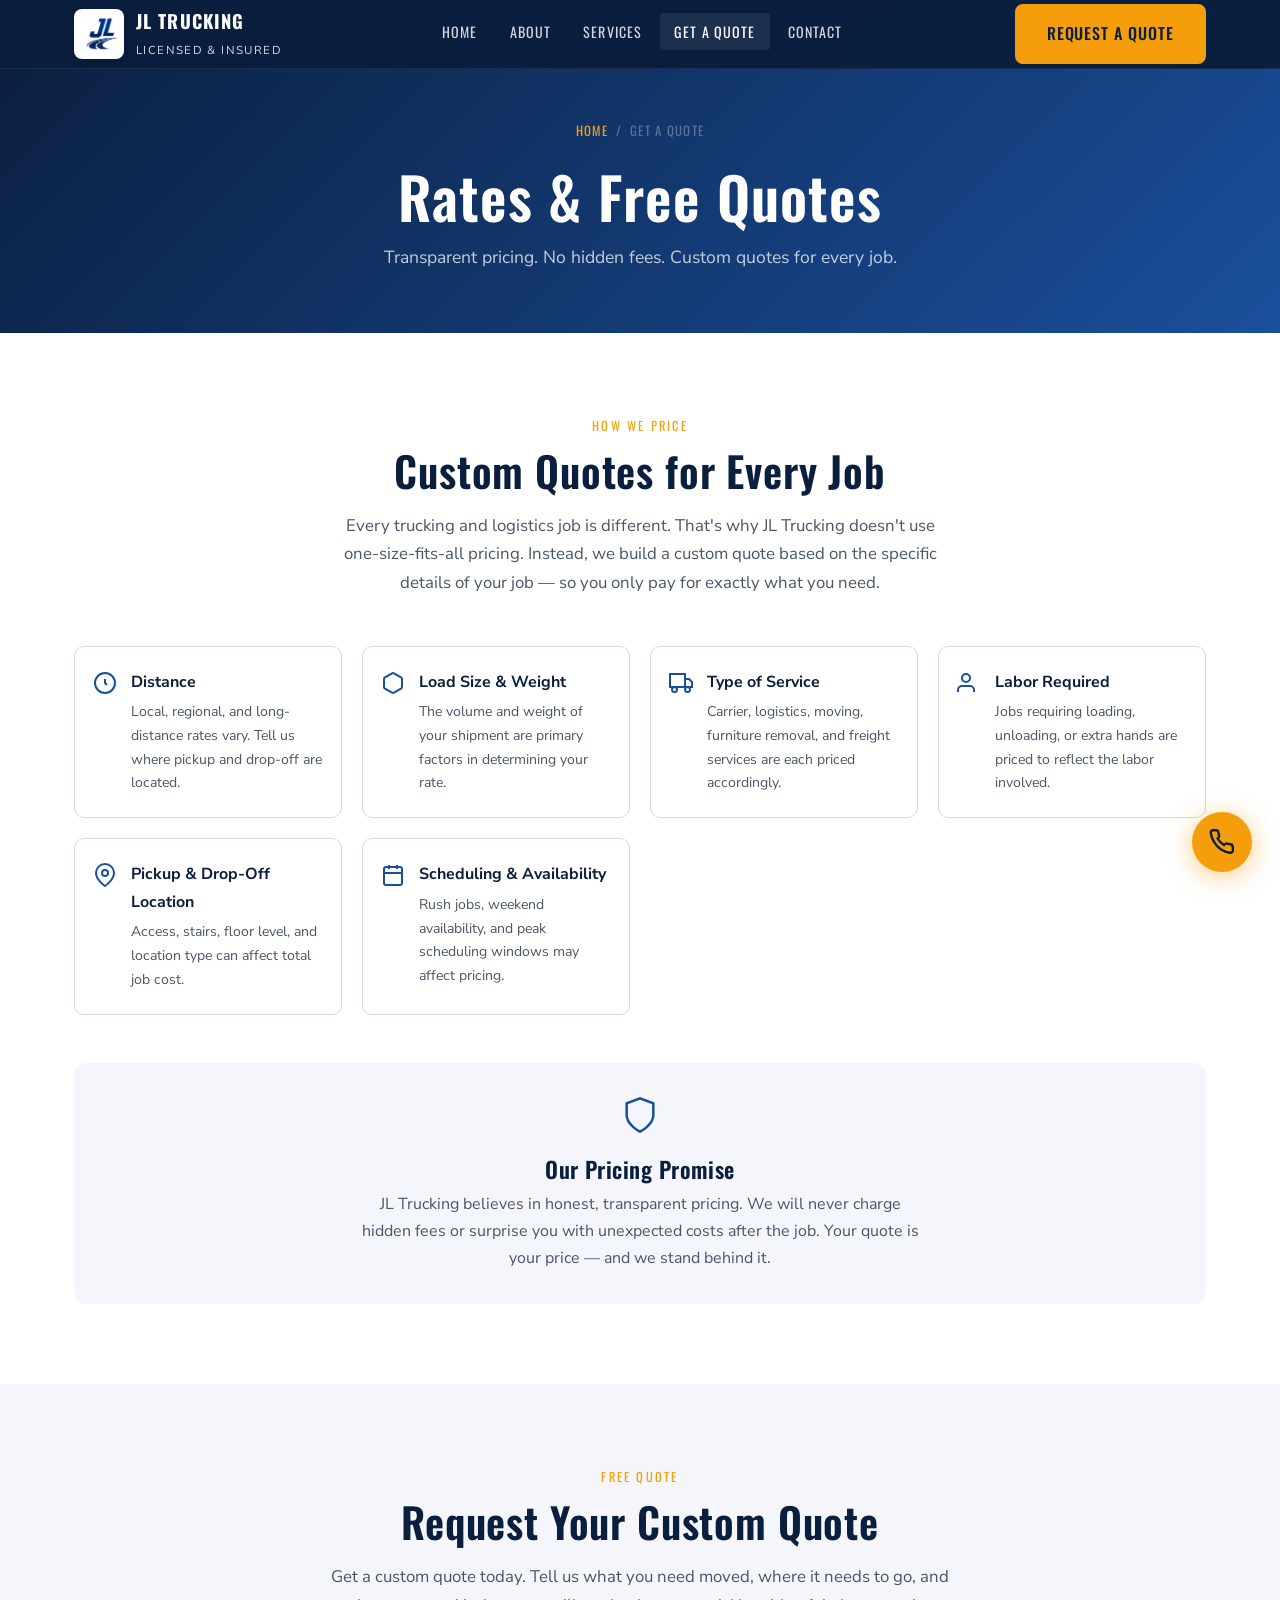
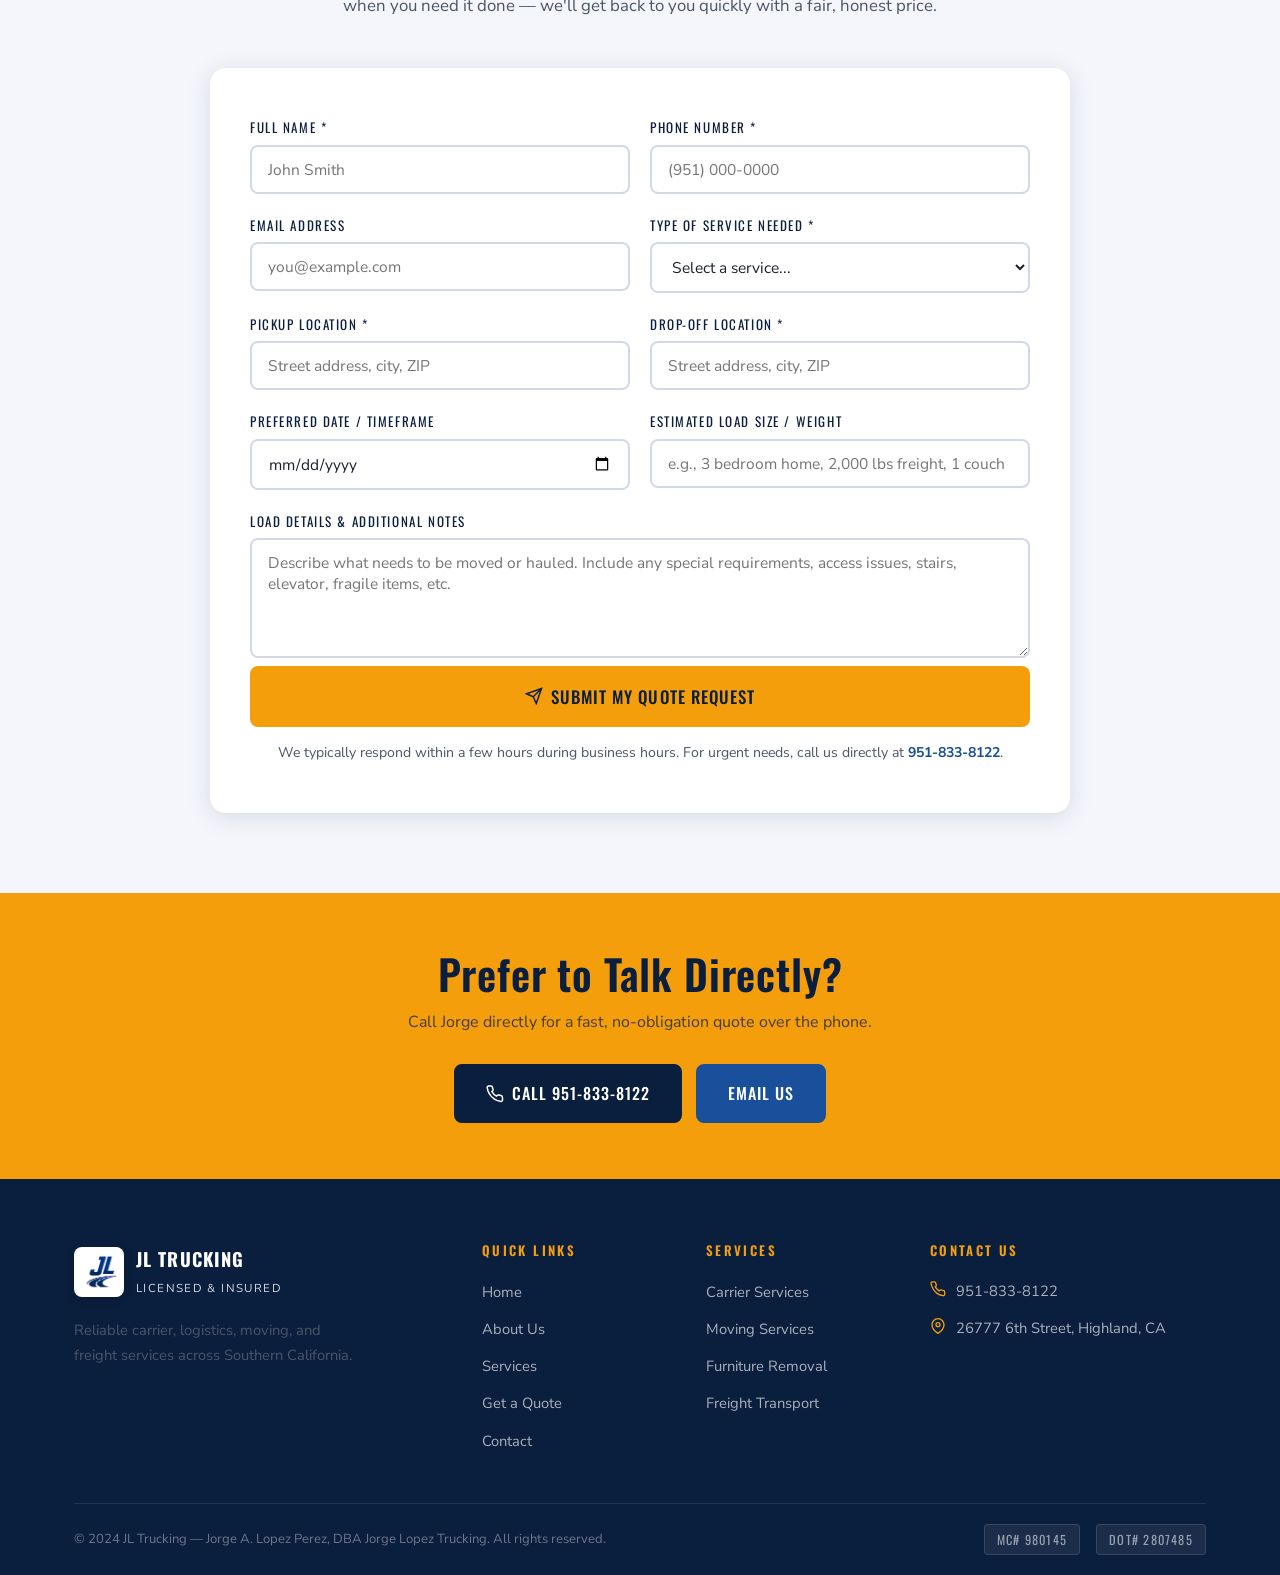
<file: pages/rates.html>
<!DOCTYPE html>
<html lang="en">
<head>
  <meta charset="UTF-8" />
  <meta name="viewport" content="width=device-width, initial-scale=1.0" />
  <title>Get a Quote | JL Trucking — Free Custom Quotes</title>
  <meta name="description" content="Request a free custom quote from JL Trucking. Pricing based on distance, load size, type of service, and more. Call 951-833-8122 or submit our online form." />
  <link rel="icon" type="image/x-icon" href="../images/favicon.ico" />
  <link rel="icon" type="image/png" sizes="32x32" href="../images/favicon-32.png" />
  <link rel="icon" type="image/png" sizes="16x16" href="../images/favicon-16.png" />
  <link rel="apple-touch-icon" sizes="180x180" href="../images/apple-touch-icon.png" />
  <link rel="stylesheet" href="../css/style.css" />
</head>
<body>

<nav id="navbar">
  <div class="nav-inner">
    <a href="../index.html" class="nav-logo">
      <div class="logo-mark"><img src="../images/jl-logo-transparent.png" alt="JL Trucking logo" /></div>
      <div class="logo-text"><strong>JL Trucking</strong><small>Licensed &amp; Insured</small></div>
    </a>
    <ul class="nav-links">
      <li><a href="../index.html">Home</a></li>
      <li><a href="about.html">About</a></li>
      <li><a href="services.html">Services</a></li>
      <li><a href="rates.html" class="active">Get a Quote</a></li>
      <li><a href="contact.html">Contact</a></li>
    </ul>
    <a href="rates.html" class="btn btn-primary nav-cta">Request a Quote</a>
    <button class="nav-toggle" aria-label="Menu"><span></span><span></span><span></span></button>
  </div>
</nav>

<section class="page-hero">
  <div class="container">
    <div class="breadcrumb"><a href="../index.html">Home</a><span>/</span><span>Get a Quote</span></div>
    <h1>Rates &amp; Free Quotes</h1>
    <p>Transparent pricing. No hidden fees. Custom quotes for every job.</p>
  </div>
</section>

<!-- PRICING INFO -->
<section class="section">
  <div class="container">
    <div class="text-center">
      <span class="section-label">How We Price</span>
      <h2 class="section-title">Custom Quotes for Every Job</h2>
      <p class="section-sub">Every trucking and logistics job is different. That's why JL Trucking doesn't use one-size-fits-all pricing. Instead, we build a custom quote based on the specific details of your job — so you only pay for exactly what you need.</p>
    </div>
    <div class="rate-factors">
      <div class="rate-factor">
        <div class="rate-factor-icon">
          <svg width="24" height="24" fill="none" stroke="currentColor" stroke-width="2" viewBox="0 0 24 24"><circle cx="12" cy="12" r="10"/><polyline points="12 8 12 12 14 14"/></svg>
        </div>
        <div>
          <strong>Distance</strong>
          <p>Local, regional, and long-distance rates vary. Tell us where pickup and drop-off are located.</p>
        </div>
      </div>
      <div class="rate-factor">
        <div class="rate-factor-icon">
          <svg width="24" height="24" fill="none" stroke="currentColor" stroke-width="2" viewBox="0 0 24 24"><path d="M21 16V8a2 2 0 0 0-1-1.73l-7-4a2 2 0 0 0-2 0l-7 4A2 2 0 0 0 3 8v8a2 2 0 0 0 1 1.73l7 4a2 2 0 0 0 2 0l7-4A2 2 0 0 0 21 16z"/></svg>
        </div>
        <div>
          <strong>Load Size &amp; Weight</strong>
          <p>The volume and weight of your shipment are primary factors in determining your rate.</p>
        </div>
      </div>
      <div class="rate-factor">
        <div class="rate-factor-icon">
          <svg width="24" height="24" fill="none" stroke="currentColor" stroke-width="2" viewBox="0 0 24 24"><rect x="1" y="3" width="15" height="13"/><polygon points="16 8 20 8 23 11 23 16 16 16 16 8"/><circle cx="5.5" cy="18.5" r="2.5"/><circle cx="18.5" cy="18.5" r="2.5"/></svg>
        </div>
        <div>
          <strong>Type of Service</strong>
          <p>Carrier, logistics, moving, furniture removal, and freight services are each priced accordingly.</p>
        </div>
      </div>
      <div class="rate-factor">
        <div class="rate-factor-icon">
          <svg width="24" height="24" fill="none" stroke="currentColor" stroke-width="2" viewBox="0 0 24 24"><path d="M17 21v-2a4 4 0 0 0-4-4H5a4 4 0 0 0-4 4v2"/><circle cx="9" cy="7" r="4"/></svg>
        </div>
        <div>
          <strong>Labor Required</strong>
          <p>Jobs requiring loading, unloading, or extra hands are priced to reflect the labor involved.</p>
        </div>
      </div>
      <div class="rate-factor">
        <div class="rate-factor-icon">
          <svg width="24" height="24" fill="none" stroke="currentColor" stroke-width="2" viewBox="0 0 24 24"><path d="M21 10c0 7-9 13-9 13s-9-6-9-13a9 9 0 0 1 18 0z"/><circle cx="12" cy="10" r="3"/></svg>
        </div>
        <div>
          <strong>Pickup &amp; Drop-Off Location</strong>
          <p>Access, stairs, floor level, and location type can affect total job cost.</p>
        </div>
      </div>
      <div class="rate-factor">
        <div class="rate-factor-icon">
          <svg width="24" height="24" fill="none" stroke="currentColor" stroke-width="2" viewBox="0 0 24 24"><rect x="3" y="4" width="18" height="18" rx="2" ry="2"/><line x1="16" y1="2" x2="16" y2="6"/><line x1="8" y1="2" x2="8" y2="6"/><line x1="3" y1="10" x2="21" y2="10"/></svg>
        </div>
        <div>
          <strong>Scheduling &amp; Availability</strong>
          <p>Rush jobs, weekend availability, and peak scheduling windows may affect pricing.</p>
        </div>
      </div>
    </div>

    <div style="background:var(--gray-light); border-radius:12px; padding:32px; text-align:center; margin-top:16px;">
      <svg width="40" height="40" fill="none" stroke="var(--blue)" stroke-width="1.5" viewBox="0 0 24 24" style="margin:0 auto 12px;"><path d="M12 22s8-4 8-10V5l-8-3-8 3v7c0 6 8 10 8 10z"/></svg>
      <h3 style="color:var(--navy); margin-bottom:8px;">Our Pricing Promise</h3>
      <p style="max-width:560px; margin:0 auto;">JL Trucking believes in honest, transparent pricing. We will never charge hidden fees or surprise you with unexpected costs after the job. Your quote is your price — and we stand behind it.</p>
    </div>
  </div>
</section>

<!-- QUOTE FORM -->
<section class="section form-section">
  <div class="container">
    <div class="text-center">
      <span class="section-label">Free Quote</span>
      <h2 class="section-title">Request Your Custom Quote</h2>
      <p class="section-sub">Get a custom quote today. Tell us what you need moved, where it needs to go, and when you need it done — we'll get back to you quickly with a fair, honest price.</p>
    </div>
    <div class="form-card">
      <!-- Replace YOUR_FORM_ID with your real Formspree form ID. The data-protected attribute turns on honeypot + rate-limit checks in main.js -->
      <form id="quoteForm" action="https://formspree.io/f/mpqejzbp" method="POST" novalidate>
        <input type="hidden" name="_subject" value="Quote Request — JL Trucking Rates Page" />
        <!-- Honeypot: hidden from humans, bots fill it and Formspree rejects it. Do not remove. -->
        <input type="text" name="_gotcha" tabindex="-1" autocomplete="off" style="position:absolute;left:-9999px;opacity:0;height:0;width:0;" aria-hidden="true" />
        <div class="form-grid">
          <div class="form-group">
            <label for="fullname">Full Name *</label>
            <input type="text" id="fullname" name="fullname" placeholder="John Smith" required />
          </div>
          <div class="form-group">
            <label for="phone">Phone Number *</label>
            <input type="tel" id="phone" name="phone" placeholder="(951) 000-0000" required />
          </div>
          <div class="form-group">
            <label for="email">Email Address</label>
            <input type="email" id="email" name="email" placeholder="you@example.com" />
          </div>
          <div class="form-group">
            <label for="service">Type of Service Needed *</label>
            <select id="service" name="service" required>
              <option value="">Select a service...</option>
              <option>Carrier Services</option>
              <option>Logistics Services</option>
              <option>Moving Services — Residential</option>
              <option>Moving Services — Commercial</option>
              <option>Large Furniture Removal</option>
              <option>Local Trucking</option>
              <option>Freight Transportation</option>
              <option>Residential / Commercial Hauling</option>
              <option>Not Sure — Need Advice</option>
            </select>
          </div>
          <div class="form-group">
            <label for="pickup">Pickup Location *</label>
            <input type="text" id="pickup" name="pickup" placeholder="Street address, city, ZIP" required />
          </div>
          <div class="form-group">
            <label for="dropoff">Drop-Off Location *</label>
            <input type="text" id="dropoff" name="dropoff" placeholder="Street address, city, ZIP" required />
          </div>
          <div class="form-group">
            <label for="date">Preferred Date / Timeframe</label>
            <input type="date" id="date" name="date" />
          </div>
          <div class="form-group">
            <label for="load">Estimated Load Size / Weight</label>
            <input type="text" id="load" name="load" placeholder="e.g., 3 bedroom home, 2,000 lbs freight, 1 couch" />
          </div>
          <div class="form-group full">
            <label for="message">Load Details &amp; Additional Notes</label>
            <textarea id="message" name="message" placeholder="Describe what needs to be moved or hauled. Include any special requirements, access issues, stairs, elevator, fragile items, etc."></textarea>
          </div>
        </div>
        <div class="form-submit">
          <button type="submit" class="btn btn-primary" style="width:100%; justify-content:center; padding:16px; font-size:1.05rem;">
            <svg width="18" height="18" fill="none" stroke="currentColor" stroke-width="2" viewBox="0 0 24 24"><line x1="22" y1="2" x2="11" y2="13"/><polygon points="22 2 15 22 11 13 2 9 22 2"/></svg>
            Submit My Quote Request
          </button>
          <p style="text-align:center; margin-top:14px; font-size:0.88rem; color:var(--gray-dark);">We typically respond within a few hours during business hours. For urgent needs, call us directly at <a href="tel:9518338122" style="color:var(--blue); font-weight:700;">951-833-8122</a>.</p>
        </div>
      </form>
    </div>
  </div>
</section>

<section class="cta-banner">
  <div class="container">
    <h2>Prefer to Talk Directly?</h2>
    <p>Call Jorge directly for a fast, no-obligation quote over the phone.</p>
    <div style="display:flex; gap:14px; justify-content:center; flex-wrap:wrap;">
      <a href="tel:9518338122" class="btn btn-primary">
        <svg width="18" height="18" fill="none" stroke="currentColor" stroke-width="2" viewBox="0 0 24 24"><path d="M22 16.92v3a2 2 0 0 1-2.18 2 19.79 19.79 0 0 1-8.63-3.07A19.5 19.5 0 0 1 4.69 12 19.79 19.79 0 0 1 1.61 3.4 2 2 0 0 1 3.6 1.21h3a2 2 0 0 1 2 1.72c.127.96.361 1.903.7 2.81a2 2 0 0 1-.45 2.11L7.91 8.79a16 16 0 0 0 6.06 6.06l.98-.98a2 2 0 0 1 2.11-.45c.907.339 1.85.573 2.81.7A2 2 0 0 1 21.73 16.18z"/></svg>
        Call 951-833-8122
      </a>
      <a href="mailto:Lopezjp_123@yahoo.com" class="btn btn-blue">Email Us</a>
    </div>
  </div>
</section>

<footer>
  <div class="container">
    <div class="footer-grid">
      <div class="footer-brand">
        <div class="nav-logo">
          <div class="logo-mark"><img src="../images/jl-logo-transparent.png" alt="JL Trucking logo" /></div>
          <div class="logo-text"><strong>JL Trucking</strong><small>Licensed &amp; Insured</small></div>
        </div>
        <p>Reliable carrier, logistics, moving, and freight services across Southern California.</p>
      </div>
      <div class="footer-col">
        <h4>Quick Links</h4>
        <ul>
          <li><a href="../index.html">Home</a></li>
          <li><a href="about.html">About Us</a></li>
          <li><a href="services.html">Services</a></li>
          <li><a href="rates.html">Get a Quote</a></li>
          <li><a href="contact.html">Contact</a></li>
        </ul>
      </div>
      <div class="footer-col">
        <h4>Services</h4>
        <ul>
          <li><a href="services.html">Carrier Services</a></li>
          <li><a href="services.html">Moving Services</a></li>
          <li><a href="services.html">Furniture Removal</a></li>
          <li><a href="services.html">Freight Transport</a></li>
        </ul>
      </div>
      <div class="footer-col">
        <h4>Contact Us</h4>
        <div class="footer-contact-item">
          <svg width="16" height="16" fill="none" stroke="currentColor" stroke-width="2" viewBox="0 0 24 24"><path d="M22 16.92v3a2 2 0 0 1-2.18 2 19.79 19.79 0 0 1-8.63-3.07A19.5 19.5 0 0 1 4.69 12 19.79 19.79 0 0 1 1.61 3.4 2 2 0 0 1 3.6 1.21h3a2 2 0 0 1 2 1.72c.127.96.361 1.903.7 2.81a2 2 0 0 1-.45 2.11L7.91 8.79a16 16 0 0 0 6.06 6.06l.98-.98a2 2 0 0 1 2.11-.45c.907.339 1.85.573 2.81.7A2 2 0 0 1 21.73 16.18z"/></svg>
          <a href="tel:9518338122">951-833-8122</a>
        </div>
        <div class="footer-contact-item">
          <svg width="16" height="16" fill="none" stroke="currentColor" stroke-width="2" viewBox="0 0 24 24"><path d="M21 10c0 7-9 13-9 13s-9-6-9-13a9 9 0 0 1 18 0z"/><circle cx="12" cy="10" r="3"/></svg>
          <span>26777 6th Street, Highland, CA</span>
        </div>
      </div>
    </div>
  </div>
  <div class="container">
    <div class="footer-bottom">
      <span>&copy; 2024 JL Trucking — Jorge A. Lopez Perez, DBA Jorge Lopez Trucking. All rights reserved.</span>
      <div class="compliance-badges">
        <span class="comp-badge">MC# 980145</span>
        <span class="comp-badge">DOT# 2807485</span>
      </div>
    </div>
  </div>
</footer>

<a href="tel:9518338122" class="float-call" aria-label="Call Now">
  <svg width="26" height="26" fill="none" stroke="currentColor" stroke-width="2.2" viewBox="0 0 24 24"><path d="M22 16.92v3a2 2 0 0 1-2.18 2 19.79 19.79 0 0 1-8.63-3.07A19.5 19.5 0 0 1 4.69 12 19.79 19.79 0 0 1 1.61 3.4 2 2 0 0 1 3.6 1.21h3a2 2 0 0 1 2 1.72c.127.96.361 1.903.7 2.81a2 2 0 0 1-.45 2.11L7.91 8.79a16 16 0 0 0 6.06 6.06l.98-.98a2 2 0 0 1 2.11-.45c.907.339 1.85.573 2.81.7A2 2 0 0 1 21.73 16.18z"/></svg>
</a>
<div class="notify" id="notification"></div>
<script src="../js/main.js"></script>
</body>
</html>
</file>
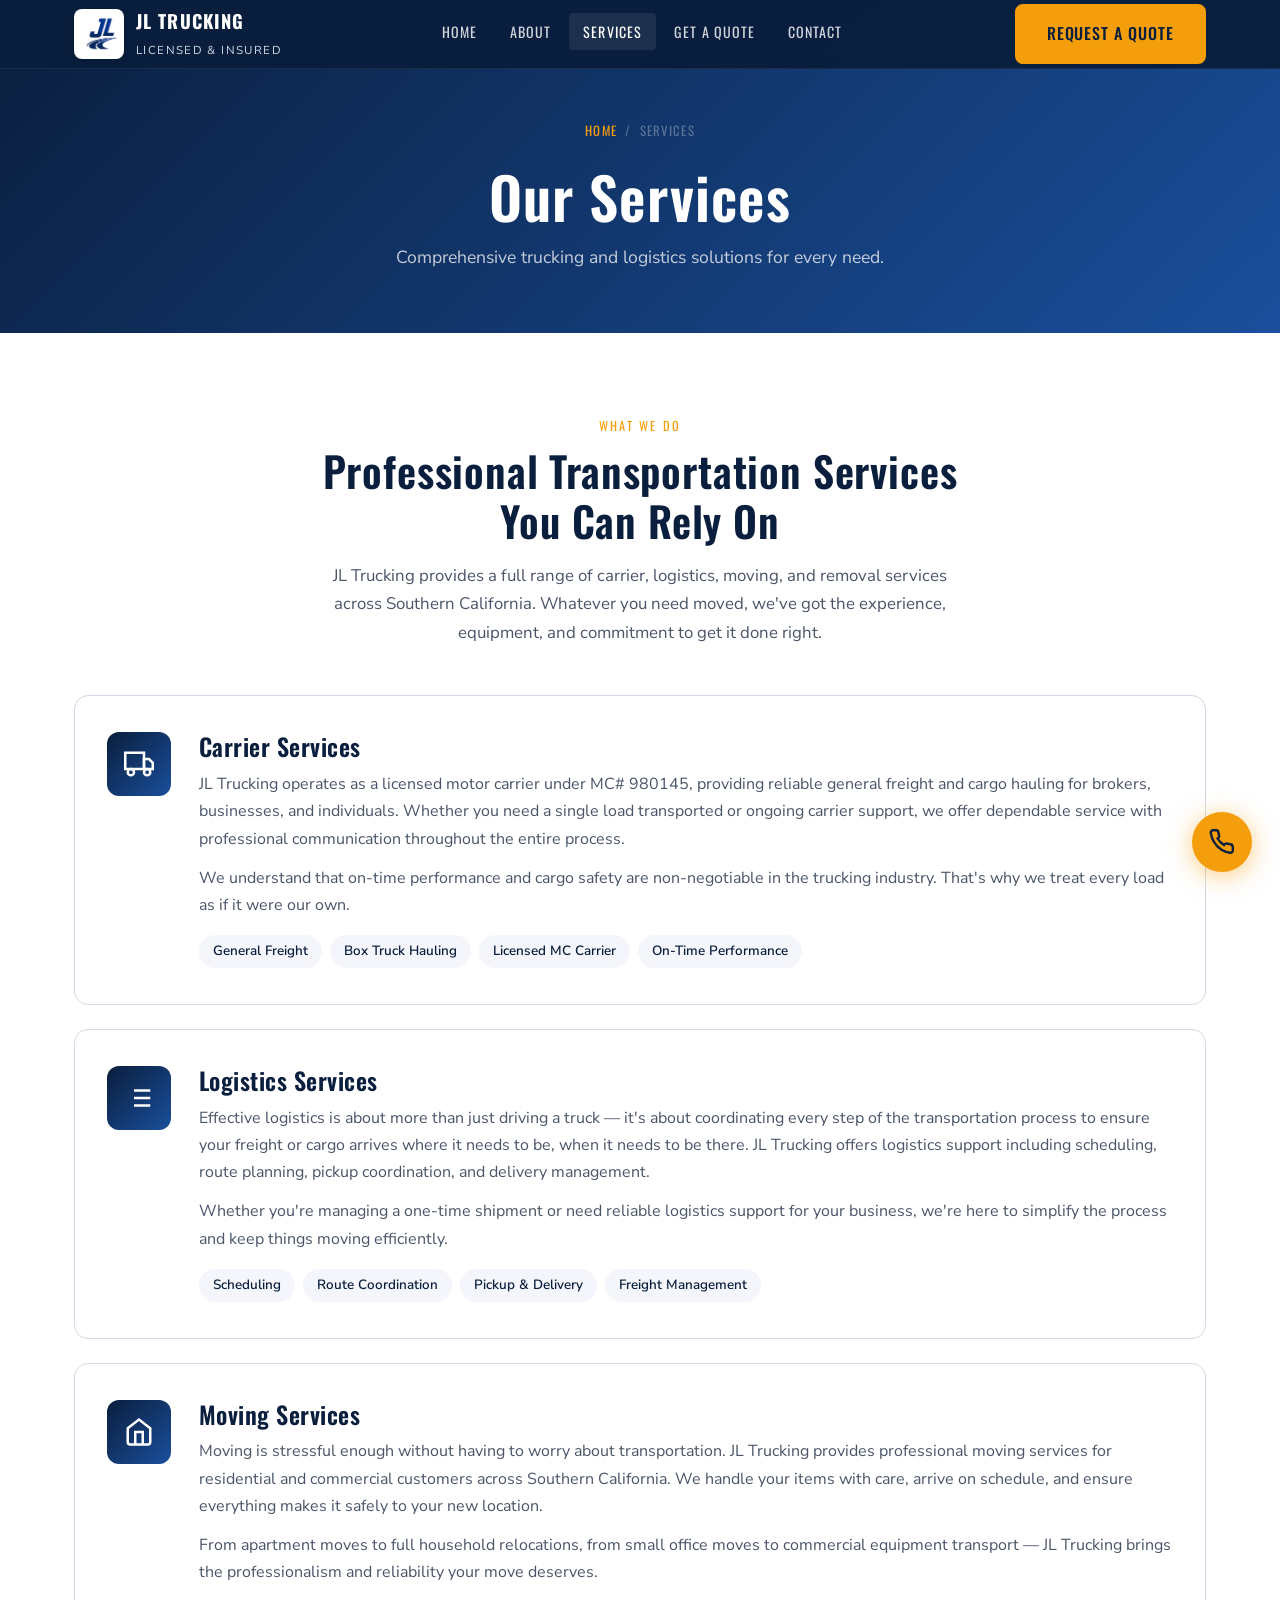
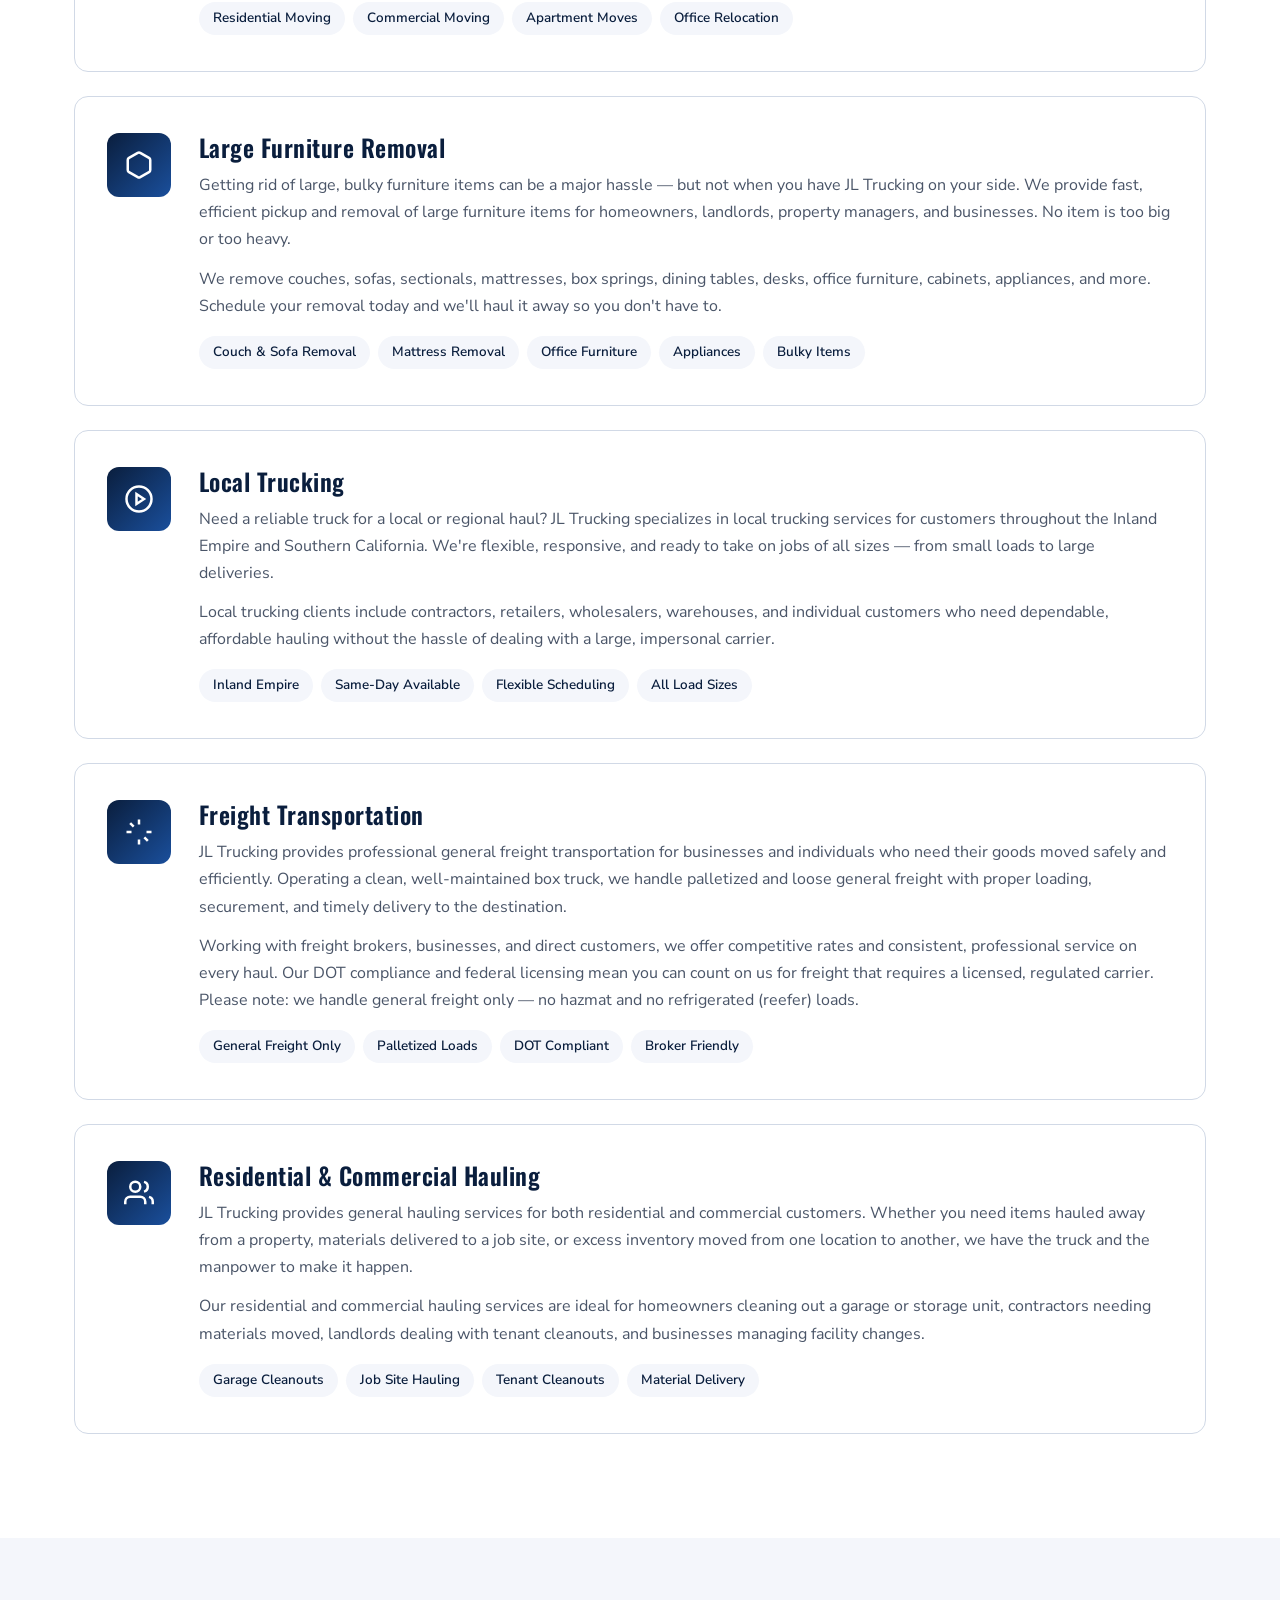
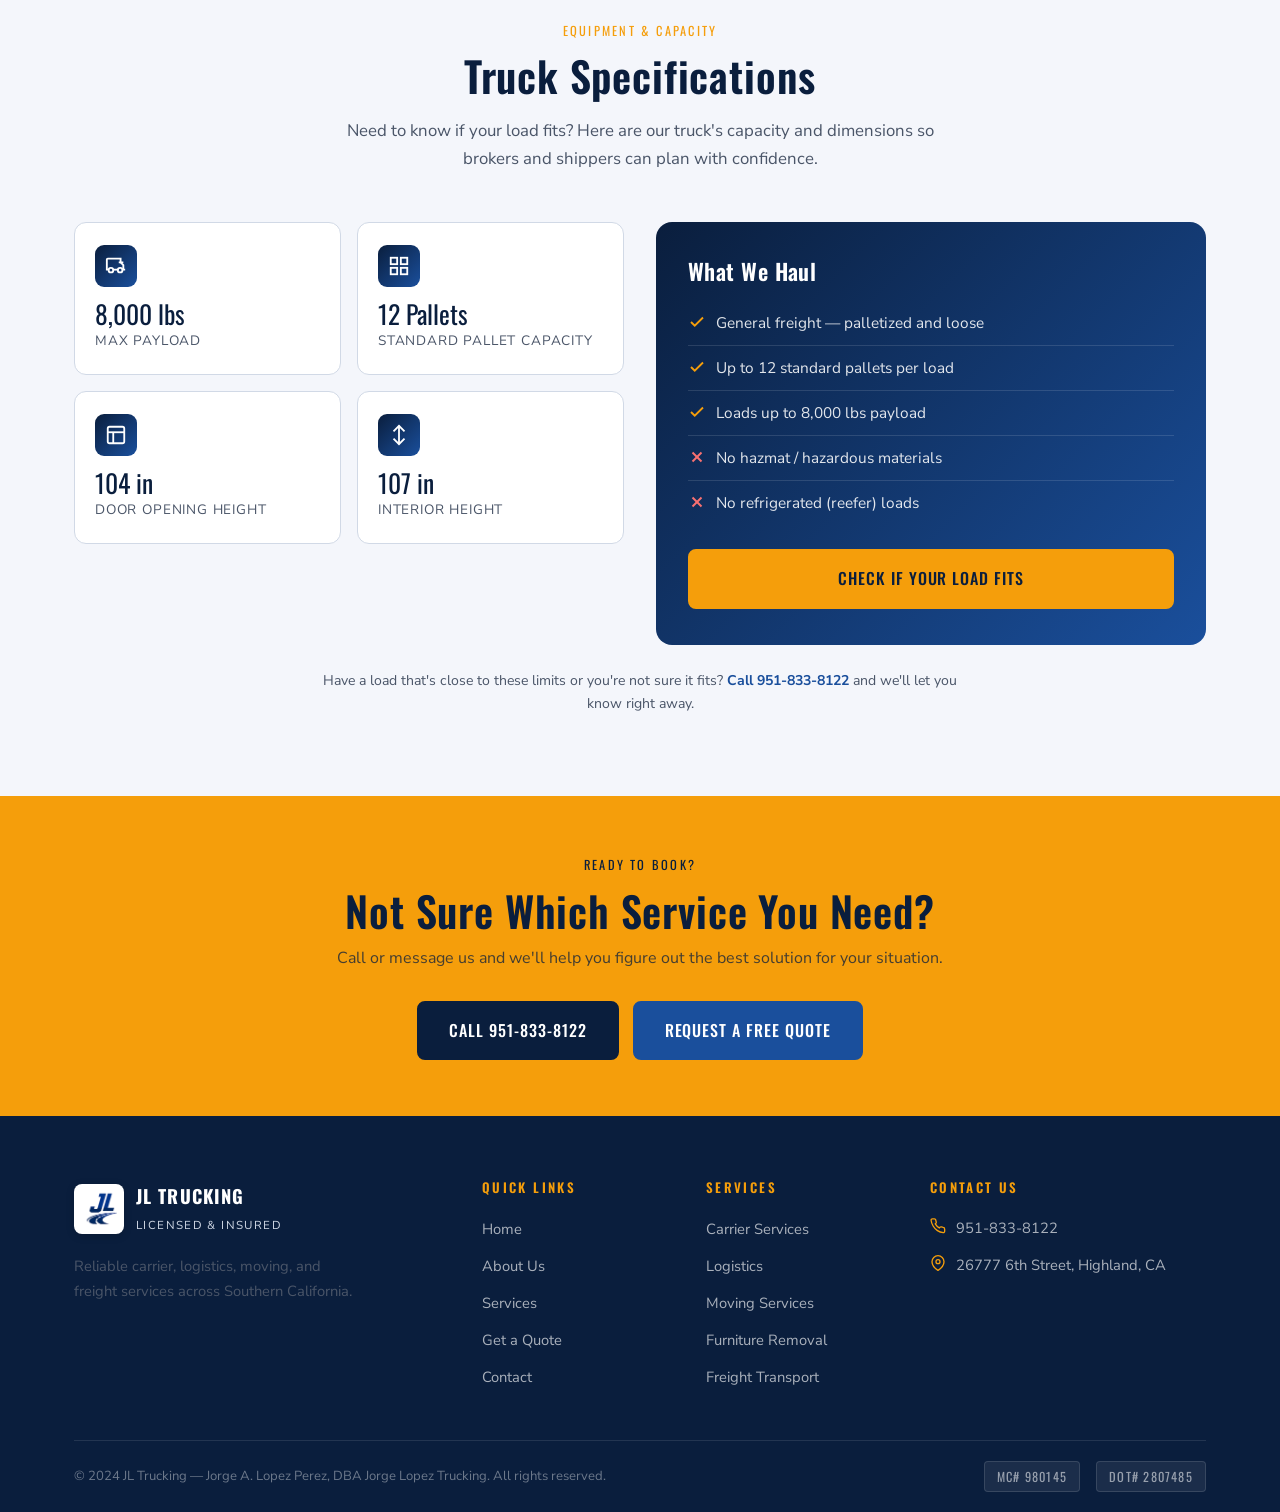
<file: pages/services.html>
<!DOCTYPE html>
<html lang="en">
<head>
  <meta charset="UTF-8" />
  <meta name="viewport" content="width=device-width, initial-scale=1.0" />
  <title>Services | JL Trucking — Carrier, Logistics, Moving &amp; More</title>
  <meta name="description" content="JL Trucking offers carrier services, logistics, moving, large furniture removal, local trucking, and freight transportation in Highland, CA and across Southern California." />
  <link rel="icon" type="image/x-icon" href="../images/favicon.ico" />
  <link rel="icon" type="image/png" sizes="32x32" href="../images/favicon-32.png" />
  <link rel="icon" type="image/png" sizes="16x16" href="../images/favicon-16.png" />
  <link rel="apple-touch-icon" sizes="180x180" href="../images/apple-touch-icon.png" />
  <link rel="stylesheet" href="../css/style.css" />
  <style>
    .service-detail {
      display: grid;
      grid-template-columns: auto 1fr;
      gap: 28px;
      align-items: flex-start;
      background: var(--white);
      border: 1px solid var(--gray-mid);
      border-radius: 14px;
      padding: 36px 32px;
      margin-bottom: 24px;
      transition: box-shadow var(--transition), transform var(--transition);
    }
    .service-detail:hover { box-shadow: var(--shadow); transform: translateX(4px); }
    .service-detail-icon {
      width: 64px; height: 64px;
      background: linear-gradient(135deg, var(--navy), var(--blue));
      border-radius: 12px;
      display: flex; align-items: center; justify-content: center;
      color: var(--white); flex-shrink: 0;
    }
    .service-detail h3 { color: var(--navy); margin-bottom: 10px; font-size: 1.5rem; }
    .service-detail p { margin-bottom: 12px; }
    .service-features { display: flex; flex-wrap: wrap; gap: 8px; margin-top: 16px; }
    .service-feature {
      background: var(--gray-light);
      border-radius: 100px;
      padding: 5px 14px;
      font-size: 0.84rem;
      color: var(--navy);
      font-weight: 600;
    }
    @media (max-width: 600px) {
      .service-detail { grid-template-columns: 1fr; }
    }

    /* Equipment & Capacity spec section */
    .specs-wrap {
      display: grid;
      grid-template-columns: 1fr 1fr;
      gap: 32px;
      align-items: start;
    }
    .specs-grid {
      display: grid;
      grid-template-columns: 1fr 1fr;
      gap: 16px;
    }
    .spec-card {
      background: var(--white);
      border: 1px solid var(--gray-mid);
      border-radius: 12px;
      padding: 22px 20px;
      transition: box-shadow var(--transition), transform var(--transition);
    }
    .spec-card:hover { box-shadow: var(--shadow); transform: translateY(-3px); }
    .spec-card .spec-icon {
      width: 42px; height: 42px;
      background: linear-gradient(135deg, var(--navy), var(--blue));
      border-radius: 9px;
      display: flex; align-items: center; justify-content: center;
      color: var(--white); margin-bottom: 12px;
    }
    .spec-card .spec-value {
      font-family: 'Oswald', sans-serif;
      font-size: 1.6rem;
      color: var(--navy);
      line-height: 1.1;
    }
    .spec-card .spec-label {
      font-size: 0.85rem;
      color: var(--gray-dark);
      text-transform: uppercase;
      letter-spacing: 0.06em;
      margin-top: 2px;
    }
    .specs-side {
      background: linear-gradient(135deg, var(--navy), var(--blue));
      border-radius: 16px;
      padding: 36px 32px;
      color: var(--white);
    }
    .specs-side h3 { color: var(--white); margin-bottom: 16px; }
    .specs-side ul { margin-top: 8px; }
    .specs-side li {
      display: flex; align-items: flex-start; gap: 10px;
      padding: 9px 0;
      color: rgba(255,255,255,0.88);
      font-size: 0.96rem;
      border-bottom: 1px solid rgba(255,255,255,0.12);
    }
    .specs-side li:last-child { border-bottom: none; }
    .specs-side li svg { color: var(--accent); flex-shrink: 0; margin-top: 3px; }
    .specs-side .nope svg { color: #f87171; }
    @media (max-width: 800px) {
      .specs-wrap { grid-template-columns: 1fr; }
    }
    @media (max-width: 480px) {
      .specs-grid { grid-template-columns: 1fr; }
    }
  </style>
</head>
<body>

<nav id="navbar">
  <div class="nav-inner">
    <a href="../index.html" class="nav-logo">
      <div class="logo-mark"><img src="../images/jl-logo-transparent.png" alt="JL Trucking logo" /></div>
      <div class="logo-text"><strong>JL Trucking</strong><small>Licensed &amp; Insured</small></div>
    </a>
    <ul class="nav-links">
      <li><a href="../index.html">Home</a></li>
      <li><a href="about.html">About</a></li>
      <li><a href="services.html" class="active">Services</a></li>
      <li><a href="rates.html">Get a Quote</a></li>
      <li><a href="contact.html">Contact</a></li>
    </ul>
    <a href="rates.html" class="btn btn-primary nav-cta">Request a Quote</a>
    <button class="nav-toggle" aria-label="Menu"><span></span><span></span><span></span></button>
  </div>
</nav>

<section class="page-hero">
  <div class="container">
    <div class="breadcrumb"><a href="../index.html">Home</a><span>/</span><span>Services</span></div>
    <h1>Our Services</h1>
    <p>Comprehensive trucking and logistics solutions for every need.</p>
  </div>
</section>

<section class="section">
  <div class="container">
    <div class="text-center" style="margin-bottom:48px;">
      <span class="section-label">What We Do</span>
      <h2 class="section-title">Professional Transportation Services<br>You Can Rely On</h2>
      <p class="section-sub">JL Trucking provides a full range of carrier, logistics, moving, and removal services across Southern California. Whatever you need moved, we've got the experience, equipment, and commitment to get it done right.</p>
    </div>

    <!-- Service 1 -->
    <div class="service-detail">
      <div class="service-detail-icon">
        <svg width="30" height="30" fill="none" stroke="currentColor" stroke-width="2" viewBox="0 0 24 24"><rect x="1" y="3" width="15" height="13"/><polygon points="16 8 20 8 23 11 23 16 16 16 16 8"/><circle cx="5.5" cy="18.5" r="2.5"/><circle cx="18.5" cy="18.5" r="2.5"/></svg>
      </div>
      <div>
        <h3>Carrier Services</h3>
        <p>JL Trucking operates as a licensed motor carrier under MC# 980145, providing reliable general freight and cargo hauling for brokers, businesses, and individuals. Whether you need a single load transported or ongoing carrier support, we offer dependable service with professional communication throughout the entire process.</p>
        <p>We understand that on-time performance and cargo safety are non-negotiable in the trucking industry. That's why we treat every load as if it were our own.</p>
        <div class="service-features">
          <span class="service-feature">General Freight</span>
          <span class="service-feature">Box Truck Hauling</span>
          <span class="service-feature">Licensed MC Carrier</span>
          <span class="service-feature">On-Time Performance</span>
        </div>
      </div>
    </div>

    <!-- Service 2 -->
    <div class="service-detail">
      <div class="service-detail-icon">
        <svg width="30" height="30" fill="none" stroke="currentColor" stroke-width="2" viewBox="0 0 24 24"><line x1="8" y1="6" x2="21" y2="6"/><line x1="8" y1="12" x2="21" y2="12"/><line x1="8" y1="18" x2="21" y2="18"/><line x1="3" y1="6" x2="3.01" y2="6"/><line x1="3" y1="12" x2="3.01" y2="12"/><line x1="3" y1="18" x2="3.01" y2="18"/></svg>
      </div>
      <div>
        <h3>Logistics Services</h3>
        <p>Effective logistics is about more than just driving a truck — it's about coordinating every step of the transportation process to ensure your freight or cargo arrives where it needs to be, when it needs to be there. JL Trucking offers logistics support including scheduling, route planning, pickup coordination, and delivery management.</p>
        <p>Whether you're managing a one-time shipment or need reliable logistics support for your business, we're here to simplify the process and keep things moving efficiently.</p>
        <div class="service-features">
          <span class="service-feature">Scheduling</span>
          <span class="service-feature">Route Coordination</span>
          <span class="service-feature">Pickup &amp; Delivery</span>
          <span class="service-feature">Freight Management</span>
        </div>
      </div>
    </div>

    <!-- Service 3 -->
    <div class="service-detail">
      <div class="service-detail-icon">
        <svg width="30" height="30" fill="none" stroke="currentColor" stroke-width="2" viewBox="0 0 24 24"><path d="M3 9l9-7 9 7v11a2 2 0 0 1-2 2H5a2 2 0 0 1-2-2z"/><polyline points="9 22 9 12 15 12 15 22"/></svg>
      </div>
      <div>
        <h3>Moving Services</h3>
        <p>Moving is stressful enough without having to worry about transportation. JL Trucking provides professional moving services for residential and commercial customers across Southern California. We handle your items with care, arrive on schedule, and ensure everything makes it safely to your new location.</p>
        <p>From apartment moves to full household relocations, from small office moves to commercial equipment transport — JL Trucking brings the professionalism and reliability your move deserves.</p>
        <div class="service-features">
          <span class="service-feature">Residential Moving</span>
          <span class="service-feature">Commercial Moving</span>
          <span class="service-feature">Apartment Moves</span>
          <span class="service-feature">Office Relocation</span>
        </div>
      </div>
    </div>

    <!-- Service 4 -->
    <div class="service-detail">
      <div class="service-detail-icon">
        <svg width="30" height="30" fill="none" stroke="currentColor" stroke-width="2" viewBox="0 0 24 24"><path d="M21 16V8a2 2 0 0 0-1-1.73l-7-4a2 2 0 0 0-2 0l-7 4A2 2 0 0 0 3 8v8a2 2 0 0 0 1 1.73l7 4a2 2 0 0 0 2 0l7-4A2 2 0 0 0 21 16z"/></svg>
      </div>
      <div>
        <h3>Large Furniture Removal</h3>
        <p>Getting rid of large, bulky furniture items can be a major hassle — but not when you have JL Trucking on your side. We provide fast, efficient pickup and removal of large furniture items for homeowners, landlords, property managers, and businesses. No item is too big or too heavy.</p>
        <p>We remove couches, sofas, sectionals, mattresses, box springs, dining tables, desks, office furniture, cabinets, appliances, and more. Schedule your removal today and we'll haul it away so you don't have to.</p>
        <div class="service-features">
          <span class="service-feature">Couch &amp; Sofa Removal</span>
          <span class="service-feature">Mattress Removal</span>
          <span class="service-feature">Office Furniture</span>
          <span class="service-feature">Appliances</span>
          <span class="service-feature">Bulky Items</span>
        </div>
      </div>
    </div>

    <!-- Service 5 -->
    <div class="service-detail">
      <div class="service-detail-icon">
        <svg width="30" height="30" fill="none" stroke="currentColor" stroke-width="2" viewBox="0 0 24 24"><circle cx="12" cy="12" r="10"/><polygon points="10 8 16 12 10 16 10 8"/></svg>
      </div>
      <div>
        <h3>Local Trucking</h3>
        <p>Need a reliable truck for a local or regional haul? JL Trucking specializes in local trucking services for customers throughout the Inland Empire and Southern California. We're flexible, responsive, and ready to take on jobs of all sizes — from small loads to large deliveries.</p>
        <p>Local trucking clients include contractors, retailers, wholesalers, warehouses, and individual customers who need dependable, affordable hauling without the hassle of dealing with a large, impersonal carrier.</p>
        <div class="service-features">
          <span class="service-feature">Inland Empire</span>
          <span class="service-feature">Same-Day Available</span>
          <span class="service-feature">Flexible Scheduling</span>
          <span class="service-feature">All Load Sizes</span>
        </div>
      </div>
    </div>

    <!-- Service 6 -->
    <div class="service-detail">
      <div class="service-detail-icon">
        <svg width="30" height="30" fill="none" stroke="currentColor" stroke-width="2" viewBox="0 0 24 24"><line x1="12" y1="2" x2="12" y2="6"/><line x1="12" y1="18" x2="12" y2="22"/><line x1="4.93" y1="4.93" x2="7.76" y2="7.76"/><line x1="16.24" y1="16.24" x2="19.07" y2="19.07"/><line x1="2" y1="12" x2="6" y2="12"/><line x1="18" y1="12" x2="22" y2="12"/></svg>
      </div>
      <div>
        <h3>Freight Transportation</h3>
        <p>JL Trucking provides professional general freight transportation for businesses and individuals who need their goods moved safely and efficiently. Operating a clean, well-maintained box truck, we handle palletized and loose general freight with proper loading, securement, and timely delivery to the destination.</p>
        <p>Working with freight brokers, businesses, and direct customers, we offer competitive rates and consistent, professional service on every haul. Our DOT compliance and federal licensing mean you can count on us for freight that requires a licensed, regulated carrier. Please note: we handle general freight only — no hazmat and no refrigerated (reefer) loads.</p>
        <div class="service-features">
          <span class="service-feature">General Freight Only</span>
          <span class="service-feature">Palletized Loads</span>
          <span class="service-feature">DOT Compliant</span>
          <span class="service-feature">Broker Friendly</span>
        </div>
      </div>
    </div>

    <!-- Service 7 -->
    <div class="service-detail">
      <div class="service-detail-icon">
        <svg width="30" height="30" fill="none" stroke="currentColor" stroke-width="2" viewBox="0 0 24 24"><path d="M17 21v-2a4 4 0 0 0-4-4H5a4 4 0 0 0-4 4v2"/><circle cx="9" cy="7" r="4"/><path d="M23 21v-2a4 4 0 0 0-3-3.87"/><path d="M16 3.13a4 4 0 0 1 0 7.75"/></svg>
      </div>
      <div>
        <h3>Residential &amp; Commercial Hauling</h3>
        <p>JL Trucking provides general hauling services for both residential and commercial customers. Whether you need items hauled away from a property, materials delivered to a job site, or excess inventory moved from one location to another, we have the truck and the manpower to make it happen.</p>
        <p>Our residential and commercial hauling services are ideal for homeowners cleaning out a garage or storage unit, contractors needing materials moved, landlords dealing with tenant cleanouts, and businesses managing facility changes.</p>
        <div class="service-features">
          <span class="service-feature">Garage Cleanouts</span>
          <span class="service-feature">Job Site Hauling</span>
          <span class="service-feature">Tenant Cleanouts</span>
          <span class="service-feature">Material Delivery</span>
        </div>
      </div>
    </div>

  </div>
</section>

<!-- EQUIPMENT & CAPACITY -->
<section class="section section--gray" id="equipment">
  <div class="container">
    <div class="text-center">
      <span class="section-label">Equipment &amp; Capacity</span>
      <h2 class="section-title">Truck Specifications</h2>
      <p class="section-sub">Need to know if your load fits? Here are our truck's capacity and dimensions so brokers and shippers can plan with confidence.</p>
    </div>

    <div class="specs-wrap">
      <!-- Numeric specs -->
      <div class="specs-grid">
        <div class="spec-card">
          <div class="spec-icon">
            <svg width="22" height="22" fill="none" stroke="currentColor" stroke-width="2" viewBox="0 0 24 24"><path d="M20 8h-3V4H3a1 1 0 0 0-1 1v11h2"/><path d="M14 16H9"/><circle cx="6.5" cy="16.5" r="2.5"/><circle cx="16.5" cy="16.5" r="2.5"/><path d="M22 16h-2v-5l-3-3h-2"/></svg>
          </div>
          <div class="spec-value">8,000 lbs</div>
          <div class="spec-label">Max Payload</div>
        </div>

        <div class="spec-card">
          <div class="spec-icon">
            <svg width="22" height="22" fill="none" stroke="currentColor" stroke-width="2" viewBox="0 0 24 24"><rect x="3" y="3" width="7" height="7"/><rect x="14" y="3" width="7" height="7"/><rect x="14" y="14" width="7" height="7"/><rect x="3" y="14" width="7" height="7"/></svg>
          </div>
          <div class="spec-value">12 Pallets</div>
          <div class="spec-label">Standard Pallet Capacity</div>
        </div>

        <div class="spec-card">
          <div class="spec-icon">
            <svg width="22" height="22" fill="none" stroke="currentColor" stroke-width="2" viewBox="0 0 24 24"><rect x="3" y="3" width="18" height="18" rx="2"/><path d="M3 9h18"/><path d="M9 21V9"/></svg>
          </div>
          <div class="spec-value">104 in</div>
          <div class="spec-label">Door Opening Height</div>
        </div>

        <div class="spec-card">
          <div class="spec-icon">
            <svg width="22" height="22" fill="none" stroke="currentColor" stroke-width="2" viewBox="0 0 24 24"><polyline points="12 2 12 22"/><polyline points="6 8 12 2 18 8"/><polyline points="6 16 12 22 18 16"/></svg>
          </div>
          <div class="spec-value">107 in</div>
          <div class="spec-label">Interior Height</div>
        </div>
      </div>

      <!-- What we haul / restrictions -->
      <div class="specs-side">
        <h3>What We Haul</h3>
        <ul>
          <li>
            <svg width="18" height="18" fill="none" stroke="currentColor" stroke-width="2.5" viewBox="0 0 24 24"><path d="M20 6L9 17l-5-5"/></svg>
            General freight — palletized and loose
          </li>
          <li>
            <svg width="18" height="18" fill="none" stroke="currentColor" stroke-width="2.5" viewBox="0 0 24 24"><path d="M20 6L9 17l-5-5"/></svg>
            Up to 12 standard pallets per load
          </li>
          <li>
            <svg width="18" height="18" fill="none" stroke="currentColor" stroke-width="2.5" viewBox="0 0 24 24"><path d="M20 6L9 17l-5-5"/></svg>
            Loads up to 8,000 lbs payload
          </li>
          <li class="nope">
            <svg width="18" height="18" fill="none" stroke="currentColor" stroke-width="2.5" viewBox="0 0 24 24"><line x1="18" y1="6" x2="6" y2="18"/><line x1="6" y1="6" x2="18" y2="18"/></svg>
            No hazmat / hazardous materials
          </li>
          <li class="nope">
            <svg width="18" height="18" fill="none" stroke="currentColor" stroke-width="2.5" viewBox="0 0 24 24"><line x1="18" y1="6" x2="6" y2="18"/><line x1="6" y1="6" x2="18" y2="18"/></svg>
            No refrigerated (reefer) loads
          </li>
        </ul>
        <a href="rates.html" class="btn btn-primary" style="margin-top:24px; width:100%; justify-content:center;">Check If Your Load Fits</a>
      </div>
    </div>

    <p style="text-align:center; font-size:0.88rem; color:var(--gray-dark); margin-top:24px; max-width:640px; margin-left:auto; margin-right:auto;">Have a load that's close to these limits or you're not sure it fits? <a href="tel:9518338122" style="color:var(--blue); font-weight:700;">Call 951-833-8122</a> and we'll let you know right away.</p>
  </div>
</section>

<!-- CTA -->
<section class="cta-banner">
  <div class="container">
    <span class="section-label" style="color:var(--navy);">Ready to Book?</span>
    <h2>Not Sure Which Service You Need?</h2>
    <p>Call or message us and we'll help you figure out the best solution for your situation.</p>
    <div style="display:flex; gap:14px; justify-content:center; flex-wrap:wrap;">
      <a href="tel:9518338122" class="btn btn-primary">Call 951-833-8122</a>
      <a href="rates.html" class="btn btn-blue">Request a Free Quote</a>
    </div>
  </div>
</section>

<footer>
  <div class="container">
    <div class="footer-grid">
      <div class="footer-brand">
        <div class="nav-logo">
          <div class="logo-mark"><img src="../images/jl-logo-transparent.png" alt="JL Trucking logo" /></div>
          <div class="logo-text"><strong>JL Trucking</strong><small>Licensed &amp; Insured</small></div>
        </div>
        <p>Reliable carrier, logistics, moving, and freight services across Southern California.</p>
      </div>
      <div class="footer-col">
        <h4>Quick Links</h4>
        <ul>
          <li><a href="../index.html">Home</a></li>
          <li><a href="about.html">About Us</a></li>
          <li><a href="services.html">Services</a></li>
          <li><a href="rates.html">Get a Quote</a></li>
          <li><a href="contact.html">Contact</a></li>
        </ul>
      </div>
      <div class="footer-col">
        <h4>Services</h4>
        <ul>
          <li><a href="services.html">Carrier Services</a></li>
          <li><a href="services.html">Logistics</a></li>
          <li><a href="services.html">Moving Services</a></li>
          <li><a href="services.html">Furniture Removal</a></li>
          <li><a href="services.html">Freight Transport</a></li>
        </ul>
      </div>
      <div class="footer-col">
        <h4>Contact Us</h4>
        <div class="footer-contact-item">
          <svg width="16" height="16" fill="none" stroke="currentColor" stroke-width="2" viewBox="0 0 24 24"><path d="M22 16.92v3a2 2 0 0 1-2.18 2 19.79 19.79 0 0 1-8.63-3.07A19.5 19.5 0 0 1 4.69 12 19.79 19.79 0 0 1 1.61 3.4 2 2 0 0 1 3.6 1.21h3a2 2 0 0 1 2 1.72c.127.96.361 1.903.7 2.81a2 2 0 0 1-.45 2.11L7.91 8.79a16 16 0 0 0 6.06 6.06l.98-.98a2 2 0 0 1 2.11-.45c.907.339 1.85.573 2.81.7A2 2 0 0 1 21.73 16.18z"/></svg>
          <a href="tel:9518338122">951-833-8122</a>
        </div>
        <div class="footer-contact-item">
          <svg width="16" height="16" fill="none" stroke="currentColor" stroke-width="2" viewBox="0 0 24 24"><path d="M21 10c0 7-9 13-9 13s-9-6-9-13a9 9 0 0 1 18 0z"/><circle cx="12" cy="10" r="3"/></svg>
          <span>26777 6th Street, Highland, CA</span>
        </div>
      </div>
    </div>
  </div>
  <div class="container">
    <div class="footer-bottom">
      <span>&copy; 2024 JL Trucking — Jorge A. Lopez Perez, DBA Jorge Lopez Trucking. All rights reserved.</span>
      <div class="compliance-badges">
        <span class="comp-badge">MC# 980145</span>
        <span class="comp-badge">DOT# 2807485</span>
      </div>
    </div>
  </div>
</footer>

<a href="tel:9518338122" class="float-call" aria-label="Call Now">
  <svg width="26" height="26" fill="none" stroke="currentColor" stroke-width="2.2" viewBox="0 0 24 24"><path d="M22 16.92v3a2 2 0 0 1-2.18 2 19.79 19.79 0 0 1-8.63-3.07A19.5 19.5 0 0 1 4.69 12 19.79 19.79 0 0 1 1.61 3.4 2 2 0 0 1 3.6 1.21h3a2 2 0 0 1 2 1.72c.127.96.361 1.903.7 2.81a2 2 0 0 1-.45 2.11L7.91 8.79a16 16 0 0 0 6.06 6.06l.98-.98a2 2 0 0 1 2.11-.45c.907.339 1.85.573 2.81.7A2 2 0 0 1 21.73 16.18z"/></svg>
</a>
<div class="notify" id="notification"></div>
<script src="../js/main.js"></script>
</body>
</html>
</file>
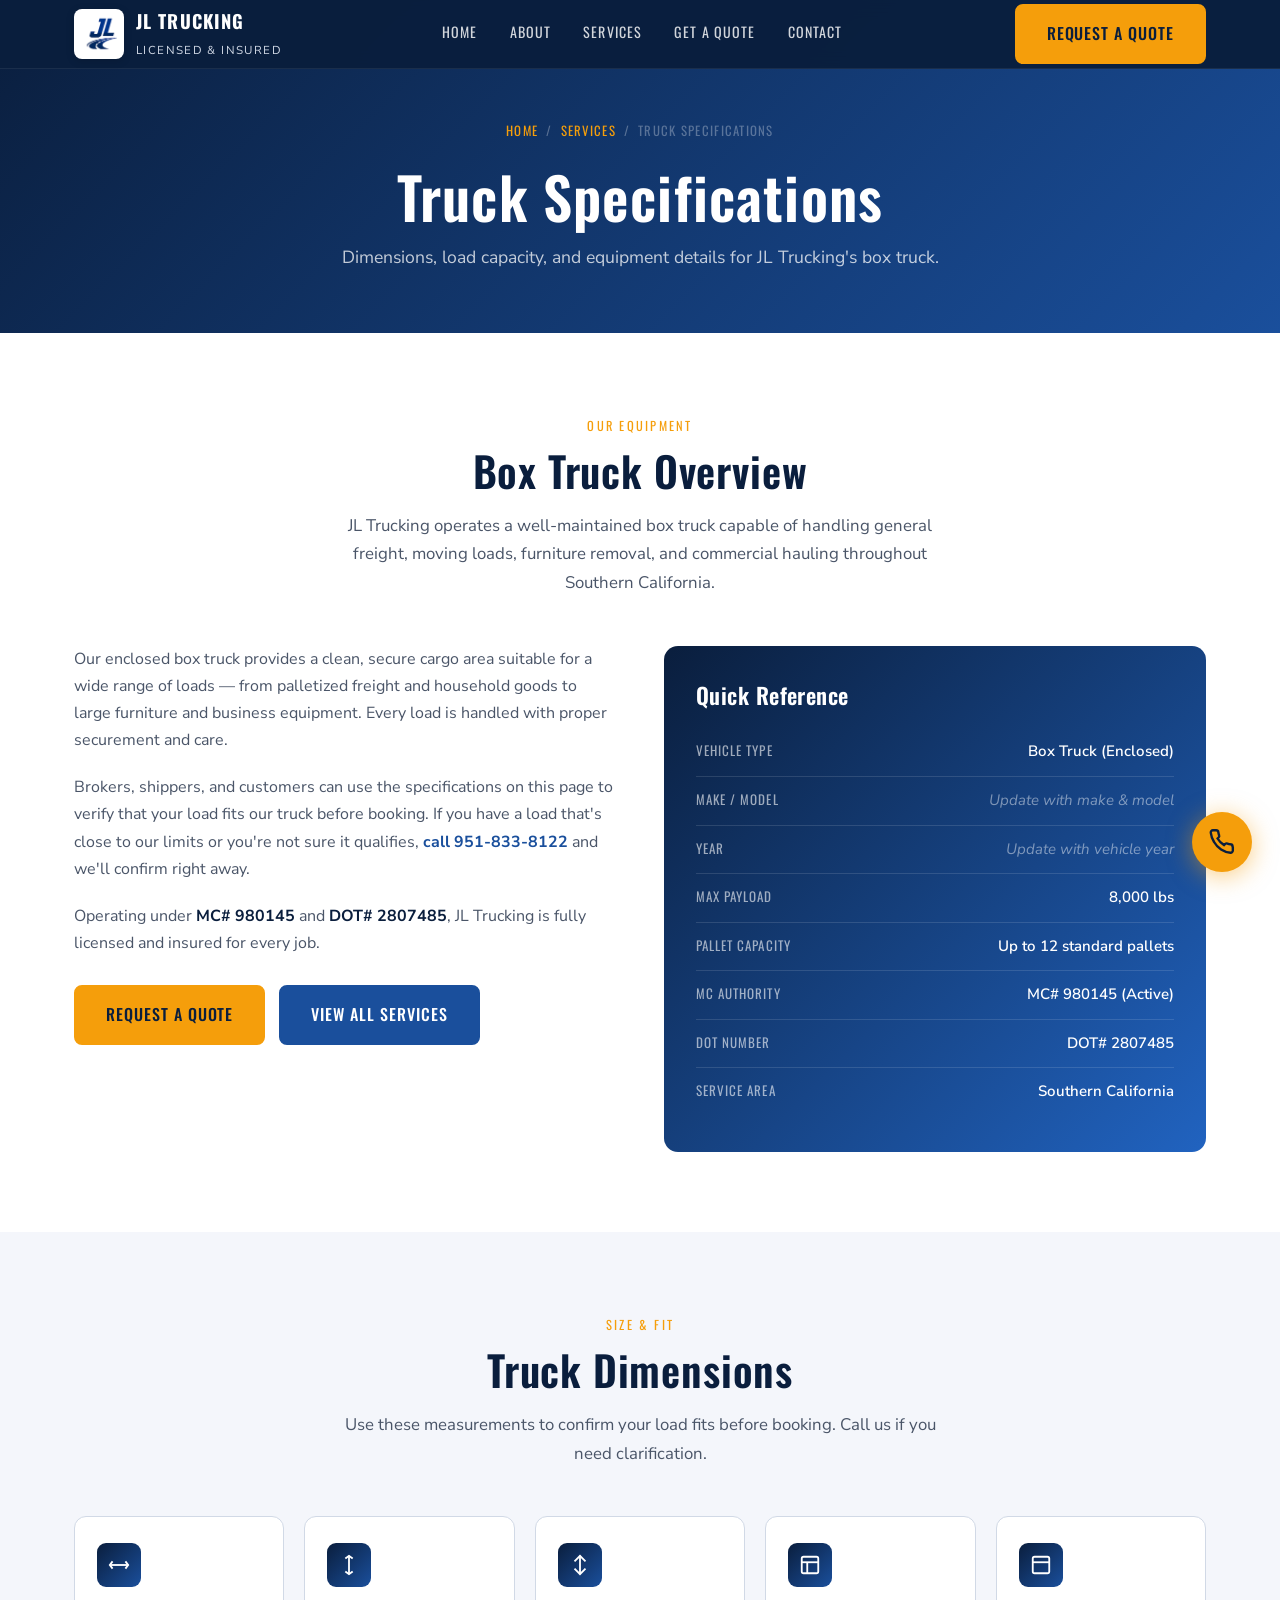
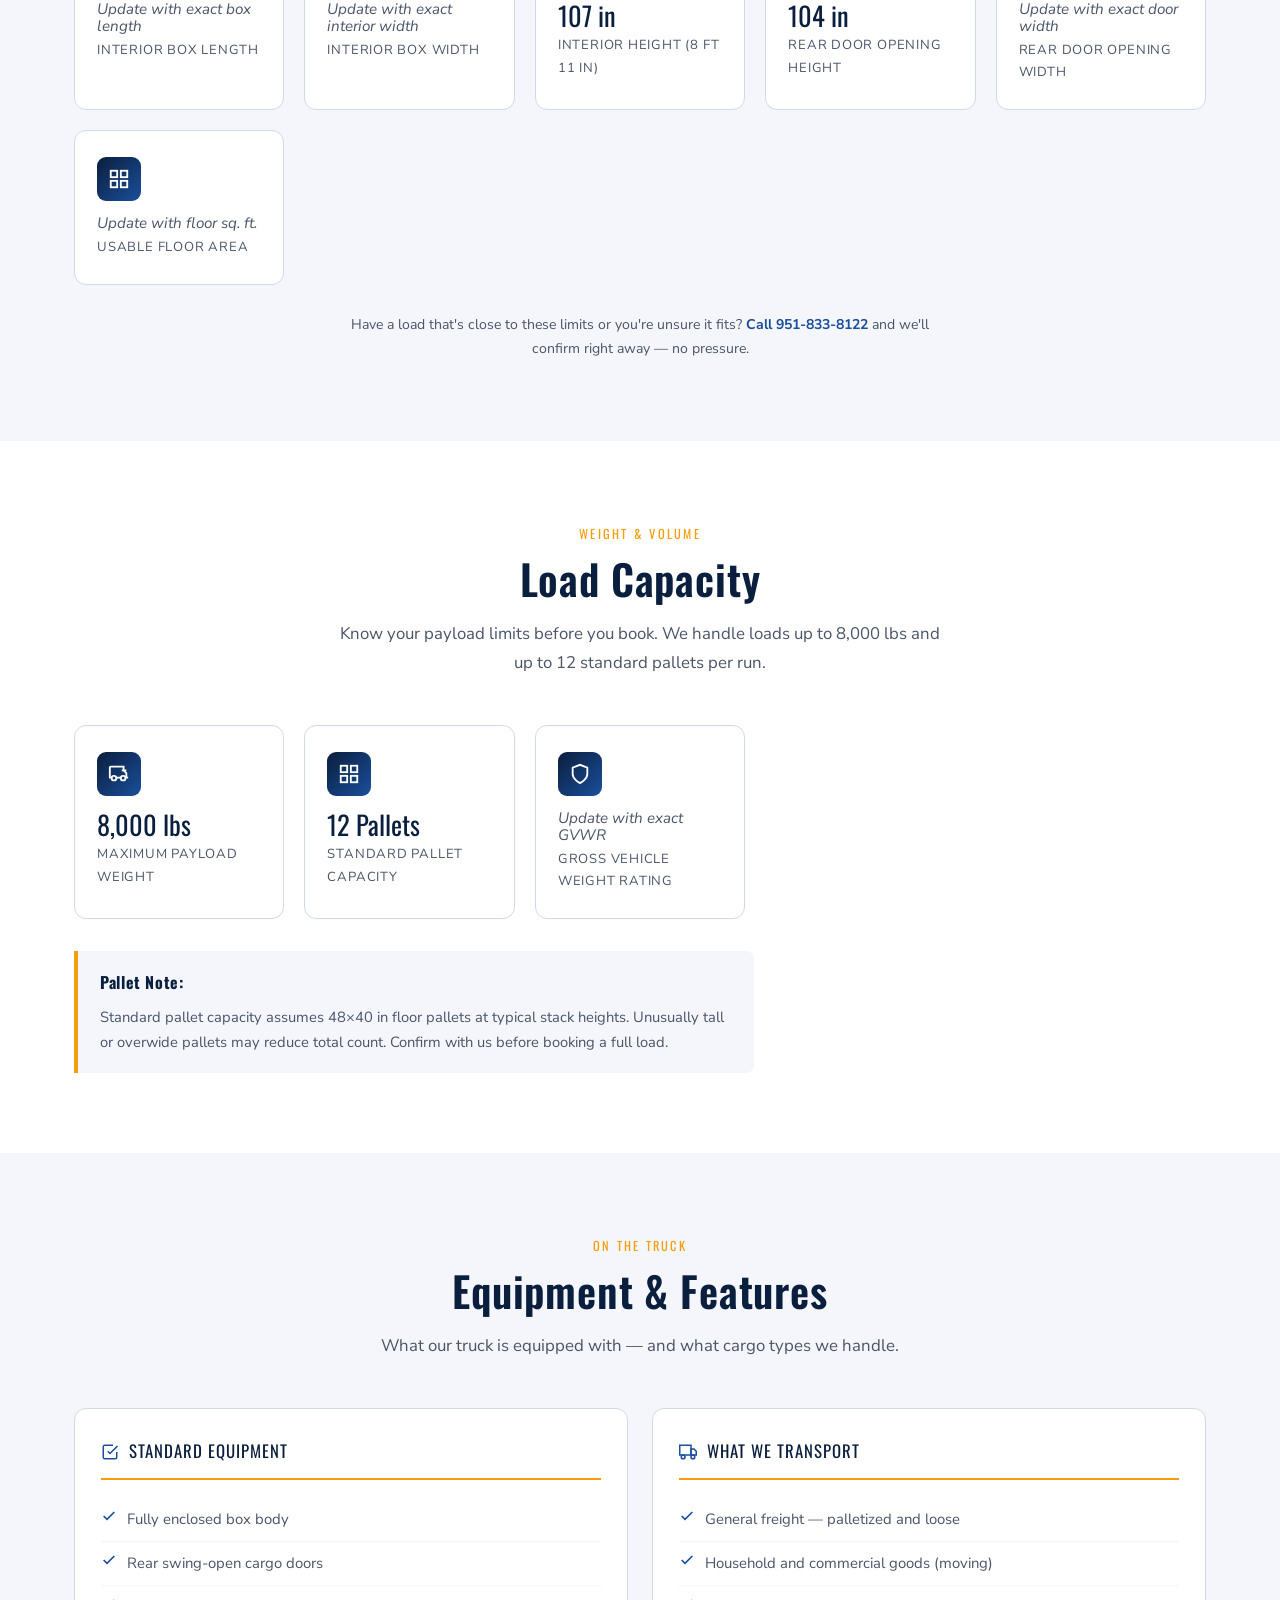
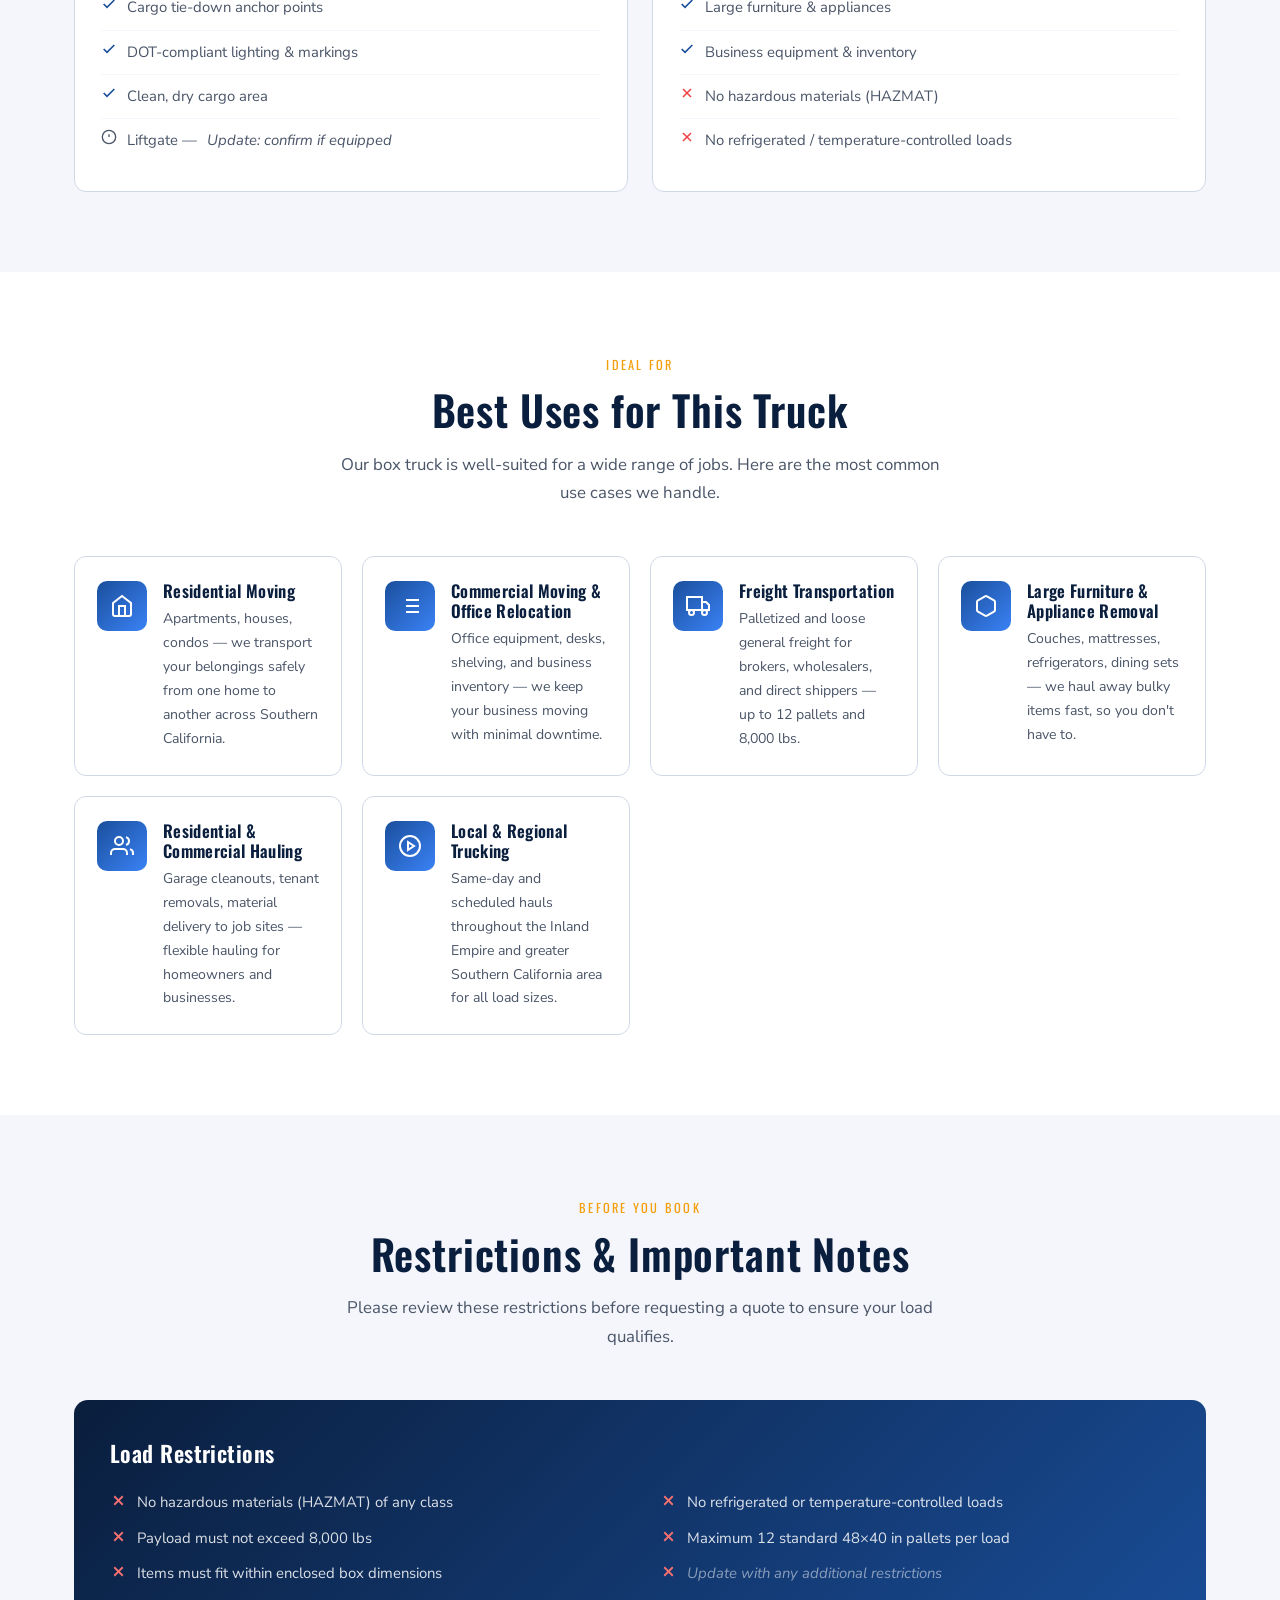
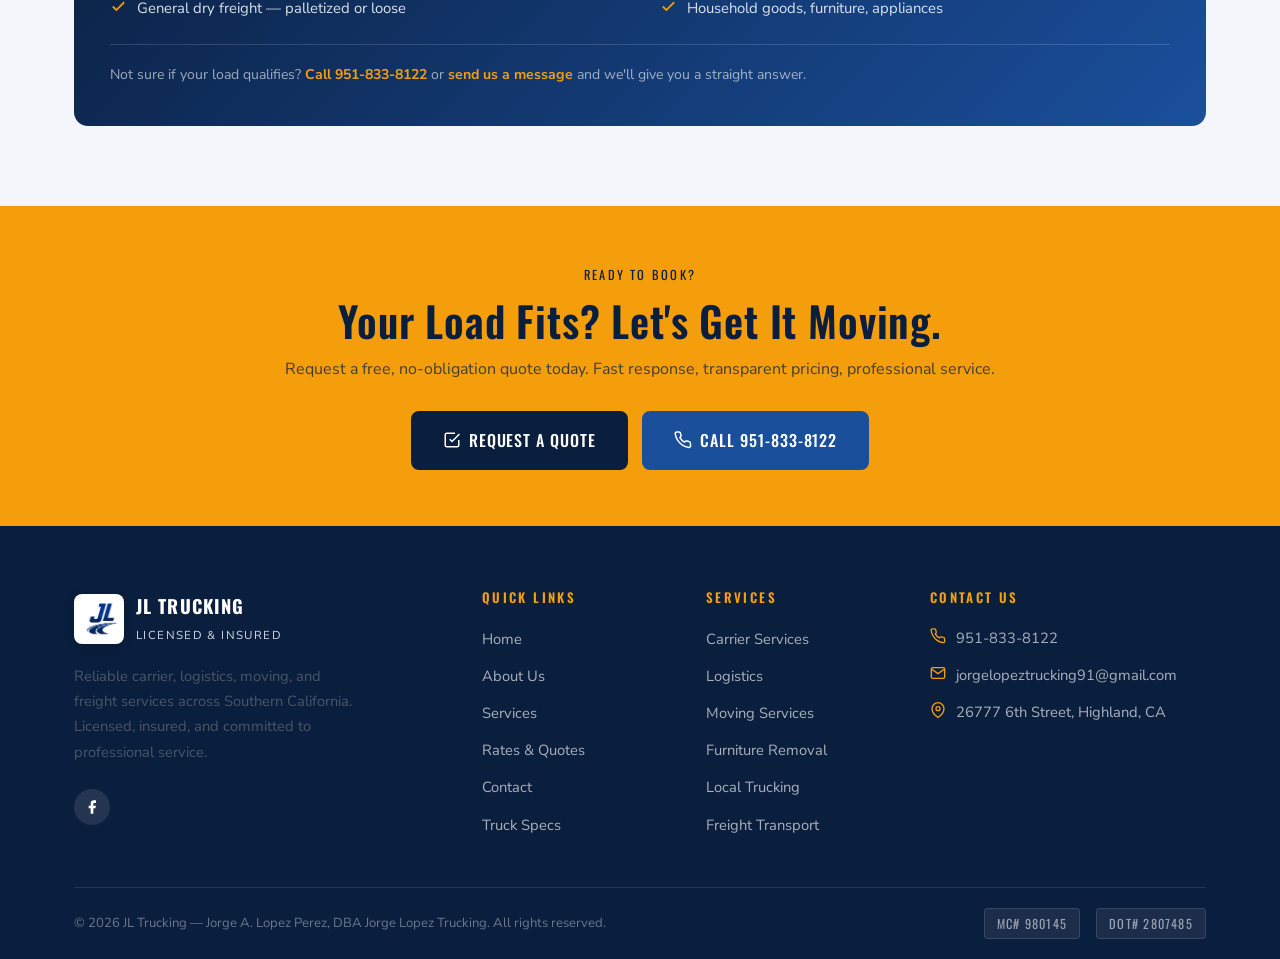
<file: pages/truck-specs.html>
<!DOCTYPE html>
<html lang="en">
<head>
  <meta charset="UTF-8" />
  <meta name="viewport" content="width=device-width, initial-scale=1.0" />
  <title>Truck Specifications | JL Trucking — Box Truck Dimensions &amp; Capacity</title>
  <meta name="description" content="View JL Trucking's box truck dimensions, load capacity, equipment details, and service capabilities. Payload up to 8,000 lbs. Serving Southern California." />
  <link rel="icon" type="image/x-icon" href="../images/favicon.ico" />
  <link rel="icon" type="image/png" sizes="32x32" href="../images/favicon-32.png" />
  <link rel="icon" type="image/png" sizes="16x16" href="../images/favicon-16.png" />
  <link rel="apple-touch-icon" sizes="180x180" href="../images/apple-touch-icon.png" />
  <link rel="stylesheet" href="../css/style.css" />
  <link rel="canonical" href="https://www.jltrucking.com/pages/truck-specs.html" />

  <!--
    ============================================================
    IMPORTANT — REVIEW BEFORE PUBLISHING
    All values marked "Update with..." are placeholders.
    Confirm exact measurements with your vehicle documentation
    before this page goes live.
    ============================================================
  -->

  <style>
    /* ---- Spec cards ---- */
    .spec-cards-grid {
      display: grid;
      grid-template-columns: repeat(auto-fill, minmax(210px, 1fr));
      gap: 20px;
      margin-top: 32px;
    }
    .spec-card {
      background: var(--white);
      border: 1px solid var(--gray-mid);
      border-radius: 12px;
      padding: 26px 22px;
      transition: box-shadow var(--transition), transform var(--transition);
    }
    .spec-card:hover { box-shadow: var(--shadow); transform: translateY(-3px); }
    .spec-card .spec-icon {
      width: 44px; height: 44px;
      background: linear-gradient(135deg, var(--navy), var(--blue));
      border-radius: 9px;
      display: flex; align-items: center; justify-content: center;
      color: var(--white); margin-bottom: 14px;
    }
    .spec-card .spec-value {
      font-family: 'Oswald', sans-serif;
      font-size: 1.65rem;
      color: var(--navy);
      line-height: 1.1;
    }
    .spec-card .spec-value.placeholder {
      font-size: 0.95rem;
      color: var(--gray-dark);
      font-family: 'Nunito Sans', sans-serif;
      font-style: italic;
      font-weight: 400;
    }
    .spec-card .spec-label {
      font-size: 0.82rem;
      color: var(--gray-dark);
      text-transform: uppercase;
      letter-spacing: 0.06em;
      margin-top: 4px;
    }

    /* ---- Overview quick-facts ---- */
    .overview-grid {
      display: grid;
      grid-template-columns: 1fr 1fr;
      gap: 48px;
      align-items: start;
    }
    .overview-facts {
      background: linear-gradient(135deg, var(--navy), var(--blue-mid));
      border-radius: 14px;
      padding: 36px 32px;
      color: var(--white);
    }
    .overview-facts h3 { color: var(--white); margin-bottom: 20px; }
    .facts-list { }
    .facts-list li {
      display: flex;
      justify-content: space-between;
      align-items: flex-start;
      gap: 16px;
      padding: 11px 0;
      border-bottom: 1px solid rgba(255,255,255,0.12);
      font-size: 0.94rem;
    }
    .facts-list li:last-child { border-bottom: none; }
    .facts-list .fact-label {
      color: rgba(255,255,255,0.6);
      font-size: 0.82rem;
      text-transform: uppercase;
      letter-spacing: 0.08em;
      font-family: 'Oswald', sans-serif;
      flex-shrink: 0;
    }
    .facts-list .fact-value {
      color: var(--white);
      font-weight: 600;
      text-align: right;
    }
    .facts-list .fact-value.ph {
      color: rgba(255,255,255,0.45);
      font-style: italic;
      font-weight: 400;
    }

    /* ---- Feature / restriction blocks ---- */
    .feature-grid {
      display: grid;
      grid-template-columns: 1fr 1fr;
      gap: 24px;
      margin-top: 32px;
    }
    .feature-block {
      background: var(--white);
      border: 1px solid var(--gray-mid);
      border-radius: 12px;
      padding: 28px 26px;
    }
    .feature-block-title {
      font-family: 'Oswald', sans-serif;
      font-size: 1.05rem;
      color: var(--navy);
      letter-spacing: 0.06em;
      text-transform: uppercase;
      margin-bottom: 18px;
      padding-bottom: 12px;
      border-bottom: 2px solid var(--accent);
      display: flex;
      align-items: center;
      gap: 10px;
    }
    .feature-block-title svg { color: var(--blue); flex-shrink: 0; }
    .feature-list { }
    .feature-list li {
      display: flex;
      align-items: flex-start;
      gap: 10px;
      padding: 9px 0;
      font-size: 0.93rem;
      color: var(--gray-dark);
      border-bottom: 1px solid var(--gray-light);
    }
    .feature-list li:last-child { border-bottom: none; }
    .feature-list li svg { flex-shrink: 0; margin-top: 1px; }
    .feature-list li.yes svg { color: var(--blue); }
    .feature-list li.no  svg { color: #ef4444; }

    /* ---- Best uses ---- */
    .uses-grid {
      display: grid;
      grid-template-columns: repeat(auto-fill, minmax(260px, 1fr));
      gap: 20px;
      margin-top: 32px;
    }
    .use-card {
      background: var(--white);
      border: 1px solid var(--gray-mid);
      border-radius: 12px;
      padding: 24px 22px;
      display: flex;
      align-items: flex-start;
      gap: 16px;
      transition: all var(--transition);
    }
    .use-card:hover { box-shadow: var(--shadow); transform: translateY(-3px); }
    .use-card-icon {
      width: 50px; height: 50px;
      background: linear-gradient(135deg, var(--blue), var(--blue-light));
      border-radius: 10px;
      display: flex; align-items: center; justify-content: center;
      color: var(--white);
      flex-shrink: 0;
    }
    .use-card h4 { color: var(--navy); font-size: 1.05rem; margin-bottom: 6px; }
    .use-card p  { font-size: 0.88rem; }

    /* ---- Restrictions banner ---- */
    .restrictions-banner {
      background: linear-gradient(135deg, var(--navy) 0%, var(--blue) 100%);
      border-radius: 14px;
      padding: 40px 36px;
      margin-top: 32px;
    }
    .restrictions-banner h3 { color: var(--white); margin-bottom: 24px; }
    .restrictions-list {
      display: grid;
      grid-template-columns: 1fr 1fr;
      gap: 10px 40px;
    }
    .restrictions-list li {
      display: flex;
      align-items: flex-start;
      gap: 10px;
      font-size: 0.93rem;
      color: rgba(255,255,255,0.85);
    }
    .restrictions-list li svg { color: #f87171; flex-shrink: 0; margin-top: 2px; }
    .restrictions-list li.ok svg { color: var(--accent); }
    .restrictions-note {
      margin-top: 22px;
      padding-top: 18px;
      border-top: 1px solid rgba(255,255,255,0.15);
      font-size: 0.88rem;
      color: rgba(255,255,255,0.6);
    }

    /* ---- Responsive ---- */
    @media (max-width: 800px) {
      .overview-grid  { grid-template-columns: 1fr; }
      .feature-grid   { grid-template-columns: 1fr; }
      .restrictions-list { grid-template-columns: 1fr; }
    }
    @media (max-width: 580px) {
      .spec-cards-grid { grid-template-columns: 1fr 1fr; }
      .uses-grid       { grid-template-columns: 1fr; }
      .restrictions-banner { padding: 28px 20px; }
    }
    @media (max-width: 380px) {
      .spec-cards-grid { grid-template-columns: 1fr; }
    }
  </style>
</head>
<body>

<!-- ===== NAVBAR ===== -->
<nav id="navbar">
  <div class="nav-inner">
    <a href="/" class="nav-logo">
      <div class="logo-mark"><img src="../images/jl-logo-transparent.png" alt="JL Trucking logo" /></div>
      <div class="logo-text">
        <strong>JL Trucking</strong>
        <small>Licensed &amp; Insured</small>
      </div>
    </a>
    <ul class="nav-links">
      <li><a href="/">Home</a></li>
      <li><a href="/pages/about.html">About</a></li>
      <li><a href="/pages/services.html">Services</a></li>
      <li><a href="/pages/rates.html">Get a Quote</a></li>
      <li><a href="/pages/contact.html">Contact</a></li>
    </ul>
    <a href="/pages/rates.html" class="btn btn-primary nav-cta">Request a Quote</a>
    <button class="nav-toggle" aria-label="Menu">
      <span></span><span></span><span></span>
    </button>
  </div>
</nav>


<!-- ===== PAGE HERO ===== -->
<section class="page-hero">
  <div class="container">
    <div class="breadcrumb">
      <a href="/">Home</a>
      <span>/</span>
      <a href="/pages/services.html">Services</a>
      <span>/</span>
      <span>Truck Specifications</span>
    </div>
    <h1>Truck Specifications</h1>
    <p>Dimensions, load capacity, and equipment details for JL Trucking's box truck.</p>
  </div>
</section>


<!-- ===== TRUCK OVERVIEW ===== -->
<section class="section">
  <div class="container">
    <div class="text-center" style="margin-bottom:48px;">
      <span class="section-label">Our Equipment</span>
      <h2 class="section-title">Box Truck Overview</h2>
      <p class="section-sub">JL Trucking operates a well-maintained box truck capable of handling general freight, moving loads, furniture removal, and commercial hauling throughout Southern California.</p>
    </div>

    <div class="overview-grid">
      <div>
        <p style="margin-bottom:20px;">Our enclosed box truck provides a clean, secure cargo area suitable for a wide range of loads — from palletized freight and household goods to large furniture and business equipment. Every load is handled with proper securement and care.</p>
        <p style="margin-bottom:20px;">Brokers, shippers, and customers can use the specifications on this page to verify that your load fits our truck before booking. If you have a load that's close to our limits or you're not sure it qualifies, <a href="tel:9518338122" style="color:var(--blue);font-weight:700;">call 951-833-8122</a> and we'll confirm right away.</p>
        <p>Operating under <strong style="color:var(--navy);">MC# 980145</strong> and <strong style="color:var(--navy);">DOT# 2807485</strong>, JL Trucking is fully licensed and insured for every job.</p>
        <div style="display:flex;gap:14px;flex-wrap:wrap;margin-top:28px;">
          <a href="/pages/rates.html" class="btn btn-primary">Request a Quote</a>
          <a href="/pages/services.html" class="btn btn-blue">View All Services</a>
        </div>
      </div>

      <div class="overview-facts">
        <h3>Quick Reference</h3>
        <ul class="facts-list">
          <li>
            <span class="fact-label">Vehicle Type</span>
            <span class="fact-value">Box Truck (Enclosed)</span>
          </li>
          <li>
            <!-- Update with exact vehicle make and model -->
            <span class="fact-label">Make / Model</span>
            <span class="fact-value ph">Update with make &amp; model</span>
          </li>
          <li>
            <!-- Update with vehicle year -->
            <span class="fact-label">Year</span>
            <span class="fact-value ph">Update with vehicle year</span>
          </li>
          <li>
            <span class="fact-label">Max Payload</span>
            <span class="fact-value">8,000 lbs</span>
          </li>
          <li>
            <span class="fact-label">Pallet Capacity</span>
            <span class="fact-value">Up to 12 standard pallets</span>
          </li>
          <li>
            <span class="fact-label">MC Authority</span>
            <span class="fact-value">MC# 980145 (Active)</span>
          </li>
          <li>
            <span class="fact-label">DOT Number</span>
            <span class="fact-value">DOT# 2807485</span>
          </li>
          <li>
            <span class="fact-label">Service Area</span>
            <span class="fact-value">Southern California</span>
          </li>
        </ul>
      </div>
    </div>
  </div>
</section>


<!-- ===== DIMENSIONS ===== -->
<section class="section section--gray">
  <div class="container">
    <div class="text-center">
      <span class="section-label">Size &amp; Fit</span>
      <h2 class="section-title">Truck Dimensions</h2>
      <p class="section-sub">Use these measurements to confirm your load fits before booking. Call us if you need clarification.</p>
    </div>

    <div class="spec-cards-grid">
      <div class="spec-card">
        <div class="spec-icon">
          <!-- Box length icon -->
          <svg width="22" height="22" fill="none" stroke="currentColor" stroke-width="2" viewBox="0 0 24 24"><polyline points="5 8 2 12 5 16"/><polyline points="19 8 22 12 19 16"/><line x1="2" y1="12" x2="22" y2="12"/></svg>
        </div>
        <!-- Update with exact interior box length -->
        <div class="spec-value placeholder">Update with exact box length</div>
        <div class="spec-label">Interior Box Length</div>
      </div>

      <div class="spec-card">
        <div class="spec-icon">
          <!-- Width icon -->
          <svg width="22" height="22" fill="none" stroke="currentColor" stroke-width="2" viewBox="0 0 24 24"><polyline points="8 5 12 2 16 5"/><polyline points="8 19 12 22 16 19"/><line x1="12" y1="2" x2="12" y2="22"/></svg>
        </div>
        <!-- Update with exact interior box width -->
        <div class="spec-value placeholder">Update with exact interior width</div>
        <div class="spec-label">Interior Box Width</div>
      </div>

      <div class="spec-card">
        <div class="spec-icon">
          <!-- Height icon -->
          <svg width="22" height="22" fill="none" stroke="currentColor" stroke-width="2" viewBox="0 0 24 24"><polyline points="12 2 12 22"/><polyline points="6 8 12 2 18 8"/><polyline points="6 16 12 22 18 16"/></svg>
        </div>
        <div class="spec-value">107 in</div>
        <div class="spec-label">Interior Height (8 ft 11 in)</div>
      </div>

      <div class="spec-card">
        <div class="spec-icon">
          <!-- Door opening icon -->
          <svg width="22" height="22" fill="none" stroke="currentColor" stroke-width="2" viewBox="0 0 24 24"><rect x="3" y="3" width="18" height="18" rx="2"/><path d="M3 9h18"/><path d="M9 21V9"/></svg>
        </div>
        <div class="spec-value">104 in</div>
        <div class="spec-label">Rear Door Opening Height</div>
      </div>

      <div class="spec-card">
        <div class="spec-icon">
          <!-- Door width icon -->
          <svg width="22" height="22" fill="none" stroke="currentColor" stroke-width="2" viewBox="0 0 24 24"><rect x="3" y="3" width="18" height="18" rx="2"/><path d="M3 9h18"/></svg>
        </div>
        <!-- Update with exact rear door opening width -->
        <div class="spec-value placeholder">Update with exact door width</div>
        <div class="spec-label">Rear Door Opening Width</div>
      </div>

      <div class="spec-card">
        <div class="spec-icon">
          <!-- Floor area icon -->
          <svg width="22" height="22" fill="none" stroke="currentColor" stroke-width="2" viewBox="0 0 24 24"><rect x="3" y="3" width="7" height="7"/><rect x="14" y="3" width="7" height="7"/><rect x="14" y="14" width="7" height="7"/><rect x="3" y="14" width="7" height="7"/></svg>
        </div>
        <!-- Update with exact usable floor square footage -->
        <div class="spec-value placeholder">Update with floor sq. ft.</div>
        <div class="spec-label">Usable Floor Area</div>
      </div>
    </div>

    <p style="text-align:center;font-size:0.88rem;color:var(--gray-dark);margin-top:28px;max-width:620px;margin-left:auto;margin-right:auto;">
      Have a load that's close to these limits or you're unsure it fits? <a href="tel:9518338122" style="color:var(--blue);font-weight:700;">Call 951-833-8122</a> and we'll confirm right away — no pressure.
    </p>
  </div>
</section>


<!-- ===== LOAD CAPACITY ===== -->
<section class="section">
  <div class="container">
    <div class="text-center">
      <span class="section-label">Weight &amp; Volume</span>
      <h2 class="section-title">Load Capacity</h2>
      <p class="section-sub">Know your payload limits before you book. We handle loads up to 8,000 lbs and up to 12 standard pallets per run.</p>
    </div>

    <div class="spec-cards-grid">
      <div class="spec-card">
        <div class="spec-icon">
          <svg width="22" height="22" fill="none" stroke="currentColor" stroke-width="2" viewBox="0 0 24 24"><path d="M20 8h-3V4H3a1 1 0 0 0-1 1v11h2"/><path d="M14 16H9"/><circle cx="6.5" cy="16.5" r="2.5"/><circle cx="16.5" cy="16.5" r="2.5"/><path d="M22 16h-2v-5l-3-3h-2"/></svg>
        </div>
        <div class="spec-value">8,000 lbs</div>
        <div class="spec-label">Maximum Payload Weight</div>
      </div>

      <div class="spec-card">
        <div class="spec-icon">
          <svg width="22" height="22" fill="none" stroke="currentColor" stroke-width="2" viewBox="0 0 24 24"><rect x="3" y="3" width="7" height="7"/><rect x="14" y="3" width="7" height="7"/><rect x="14" y="14" width="7" height="7"/><rect x="3" y="14" width="7" height="7"/></svg>
        </div>
        <div class="spec-value">12 Pallets</div>
        <div class="spec-label">Standard Pallet Capacity</div>
      </div>

      <div class="spec-card">
        <div class="spec-icon">
          <svg width="22" height="22" fill="none" stroke="currentColor" stroke-width="2" viewBox="0 0 24 24"><path d="M12 22s8-4 8-10V5l-8-3-8 3v7c0 6 8 10 8 10z"/></svg>
        </div>
        <!-- Update with exact GVWR from vehicle registration -->
        <div class="spec-value placeholder">Update with exact GVWR</div>
        <div class="spec-label">Gross Vehicle Weight Rating</div>
      </div>
    </div>

    <div style="background:var(--gray-light);border-left:4px solid var(--accent);border-radius:0 8px 8px 0;padding:18px 22px;margin-top:32px;max-width:680px;">
      <strong style="font-family:'Oswald',sans-serif;color:var(--navy);font-size:1rem;letter-spacing:0.04em;">Pallet Note:</strong>
      <p style="margin:6px 0 0;font-size:0.92rem;">Standard pallet capacity assumes 48&times;40 in floor pallets at typical stack heights. Unusually tall or overwide pallets may reduce total count. Confirm with us before booking a full load.</p>
    </div>
  </div>
</section>


<!-- ===== EQUIPMENT & FEATURES ===== -->
<section class="section section--gray">
  <div class="container">
    <div class="text-center">
      <span class="section-label">On the Truck</span>
      <h2 class="section-title">Equipment &amp; Features</h2>
      <p class="section-sub">What our truck is equipped with — and what cargo types we handle.</p>
    </div>

    <div class="feature-grid">
      <div class="feature-block">
        <div class="feature-block-title">
          <svg width="18" height="18" fill="none" stroke="currentColor" stroke-width="2" viewBox="0 0 24 24"><path d="M9 11l3 3L22 4"/><path d="M21 12v7a2 2 0 0 1-2 2H5a2 2 0 0 1-2-2V5a2 2 0 0 1 2-2h11"/></svg>
          Standard Equipment
        </div>
        <ul class="feature-list">
          <li class="yes">
            <svg width="16" height="16" fill="none" stroke="currentColor" stroke-width="2.5" viewBox="0 0 24 24"><path d="M20 6L9 17l-5-5"/></svg>
            Fully enclosed box body
          </li>
          <li class="yes">
            <svg width="16" height="16" fill="none" stroke="currentColor" stroke-width="2.5" viewBox="0 0 24 24"><path d="M20 6L9 17l-5-5"/></svg>
            Rear swing-open cargo doors
          </li>
          <li class="yes">
            <svg width="16" height="16" fill="none" stroke="currentColor" stroke-width="2.5" viewBox="0 0 24 24"><path d="M20 6L9 17l-5-5"/></svg>
            Cargo tie-down anchor points
          </li>
          <li class="yes">
            <svg width="16" height="16" fill="none" stroke="currentColor" stroke-width="2.5" viewBox="0 0 24 24"><path d="M20 6L9 17l-5-5"/></svg>
            DOT-compliant lighting &amp; markings
          </li>
          <li class="yes">
            <svg width="16" height="16" fill="none" stroke="currentColor" stroke-width="2.5" viewBox="0 0 24 24"><path d="M20 6L9 17l-5-5"/></svg>
            Clean, dry cargo area
          </li>
          <li>
            <!-- Update: confirm whether a liftgate is installed -->
            <svg width="16" height="16" fill="none" stroke="currentColor" stroke-width="2" viewBox="0 0 24 24"><circle cx="12" cy="12" r="10"/><line x1="12" y1="8" x2="12" y2="12"/><line x1="12" y1="16" x2="12.01" y2="16"/></svg>
            Liftgate — <em>Update: confirm if equipped</em>
          </li>
        </ul>
      </div>

      <div class="feature-block">
        <div class="feature-block-title">
          <svg width="18" height="18" fill="none" stroke="currentColor" stroke-width="2" viewBox="0 0 24 24"><rect x="1" y="3" width="15" height="13"/><polygon points="16 8 20 8 23 11 23 16 16 16 16 8"/><circle cx="5.5" cy="18.5" r="2.5"/><circle cx="18.5" cy="18.5" r="2.5"/></svg>
          What We Transport
        </div>
        <ul class="feature-list">
          <li class="yes">
            <svg width="16" height="16" fill="none" stroke="currentColor" stroke-width="2.5" viewBox="0 0 24 24"><path d="M20 6L9 17l-5-5"/></svg>
            General freight — palletized and loose
          </li>
          <li class="yes">
            <svg width="16" height="16" fill="none" stroke="currentColor" stroke-width="2.5" viewBox="0 0 24 24"><path d="M20 6L9 17l-5-5"/></svg>
            Household and commercial goods (moving)
          </li>
          <li class="yes">
            <svg width="16" height="16" fill="none" stroke="currentColor" stroke-width="2.5" viewBox="0 0 24 24"><path d="M20 6L9 17l-5-5"/></svg>
            Large furniture &amp; appliances
          </li>
          <li class="yes">
            <svg width="16" height="16" fill="none" stroke="currentColor" stroke-width="2.5" viewBox="0 0 24 24"><path d="M20 6L9 17l-5-5"/></svg>
            Business equipment &amp; inventory
          </li>
          <li class="no">
            <svg width="16" height="16" fill="none" stroke="currentColor" stroke-width="2.5" viewBox="0 0 24 24"><line x1="18" y1="6" x2="6" y2="18"/><line x1="6" y1="6" x2="18" y2="18"/></svg>
            No hazardous materials (HAZMAT)
          </li>
          <li class="no">
            <svg width="16" height="16" fill="none" stroke="currentColor" stroke-width="2.5" viewBox="0 0 24 24"><line x1="18" y1="6" x2="6" y2="18"/><line x1="6" y1="6" x2="18" y2="18"/></svg>
            No refrigerated / temperature-controlled loads
          </li>
        </ul>
      </div>
    </div>
  </div>
</section>


<!-- ===== BEST USES ===== -->
<section class="section">
  <div class="container">
    <div class="text-center">
      <span class="section-label">Ideal For</span>
      <h2 class="section-title">Best Uses for This Truck</h2>
      <p class="section-sub">Our box truck is well-suited for a wide range of jobs. Here are the most common use cases we handle.</p>
    </div>

    <div class="uses-grid">
      <div class="use-card">
        <div class="use-card-icon">
          <svg width="24" height="24" fill="none" stroke="currentColor" stroke-width="2" viewBox="0 0 24 24"><path d="M3 9l9-7 9 7v11a2 2 0 0 1-2 2H5a2 2 0 0 1-2-2z"/><polyline points="9 22 9 12 15 12 15 22"/></svg>
        </div>
        <div>
          <h4>Residential Moving</h4>
          <p>Apartments, houses, condos — we transport your belongings safely from one home to another across Southern California.</p>
        </div>
      </div>

      <div class="use-card">
        <div class="use-card-icon">
          <svg width="24" height="24" fill="none" stroke="currentColor" stroke-width="2" viewBox="0 0 24 24"><line x1="8" y1="6" x2="21" y2="6"/><line x1="8" y1="12" x2="21" y2="12"/><line x1="8" y1="18" x2="21" y2="18"/><line x1="3" y1="6" x2="3.01" y2="6"/><line x1="3" y1="12" x2="3.01" y2="12"/><line x1="3" y1="18" x2="3.01" y2="18"/></svg>
        </div>
        <div>
          <h4>Commercial Moving &amp; Office Relocation</h4>
          <p>Office equipment, desks, shelving, and business inventory — we keep your business moving with minimal downtime.</p>
        </div>
      </div>

      <div class="use-card">
        <div class="use-card-icon">
          <svg width="24" height="24" fill="none" stroke="currentColor" stroke-width="2" viewBox="0 0 24 24"><rect x="1" y="3" width="15" height="13"/><polygon points="16 8 20 8 23 11 23 16 16 16 16 8"/><circle cx="5.5" cy="18.5" r="2.5"/><circle cx="18.5" cy="18.5" r="2.5"/></svg>
        </div>
        <div>
          <h4>Freight Transportation</h4>
          <p>Palletized and loose general freight for brokers, wholesalers, and direct shippers — up to 12 pallets and 8,000 lbs.</p>
        </div>
      </div>

      <div class="use-card">
        <div class="use-card-icon">
          <svg width="24" height="24" fill="none" stroke="currentColor" stroke-width="2" viewBox="0 0 24 24"><path d="M21 16V8a2 2 0 0 0-1-1.73l-7-4a2 2 0 0 0-2 0l-7 4A2 2 0 0 0 3 8v8a2 2 0 0 0 1 1.73l7 4a2 2 0 0 0 2 0l7-4A2 2 0 0 0 21 16z"/></svg>
        </div>
        <div>
          <h4>Large Furniture &amp; Appliance Removal</h4>
          <p>Couches, mattresses, refrigerators, dining sets — we haul away bulky items fast, so you don't have to.</p>
        </div>
      </div>

      <div class="use-card">
        <div class="use-card-icon">
          <svg width="24" height="24" fill="none" stroke="currentColor" stroke-width="2" viewBox="0 0 24 24"><path d="M17 21v-2a4 4 0 0 0-4-4H5a4 4 0 0 0-4 4v2"/><circle cx="9" cy="7" r="4"/><path d="M23 21v-2a4 4 0 0 0-3-3.87"/><path d="M16 3.13a4 4 0 0 1 0 7.75"/></svg>
        </div>
        <div>
          <h4>Residential &amp; Commercial Hauling</h4>
          <p>Garage cleanouts, tenant removals, material delivery to job sites — flexible hauling for homeowners and businesses.</p>
        </div>
      </div>

      <div class="use-card">
        <div class="use-card-icon">
          <svg width="24" height="24" fill="none" stroke="currentColor" stroke-width="2" viewBox="0 0 24 24"><circle cx="12" cy="12" r="10"/><polygon points="10 8 16 12 10 16 10 8"/></svg>
        </div>
        <div>
          <h4>Local &amp; Regional Trucking</h4>
          <p>Same-day and scheduled hauls throughout the Inland Empire and greater Southern California area for all load sizes.</p>
        </div>
      </div>
    </div>
  </div>
</section>


<!-- ===== RESTRICTIONS / NOTES ===== -->
<section class="section section--gray">
  <div class="container">
    <div class="text-center">
      <span class="section-label">Before You Book</span>
      <h2 class="section-title">Restrictions &amp; Important Notes</h2>
      <p class="section-sub">Please review these restrictions before requesting a quote to ensure your load qualifies.</p>
    </div>

    <div class="restrictions-banner">
      <h3>Load Restrictions</h3>
      <ul class="restrictions-list">
        <li>
          <svg width="17" height="17" fill="none" stroke="currentColor" stroke-width="2.5" viewBox="0 0 24 24"><line x1="18" y1="6" x2="6" y2="18"/><line x1="6" y1="6" x2="18" y2="18"/></svg>
          No hazardous materials (HAZMAT) of any class
        </li>
        <li>
          <svg width="17" height="17" fill="none" stroke="currentColor" stroke-width="2.5" viewBox="0 0 24 24"><line x1="18" y1="6" x2="6" y2="18"/><line x1="6" y1="6" x2="18" y2="18"/></svg>
          No refrigerated or temperature-controlled loads
        </li>
        <li>
          <svg width="17" height="17" fill="none" stroke="currentColor" stroke-width="2.5" viewBox="0 0 24 24"><line x1="18" y1="6" x2="6" y2="18"/><line x1="6" y1="6" x2="18" y2="18"/></svg>
          Payload must not exceed 8,000 lbs
        </li>
        <li>
          <svg width="17" height="17" fill="none" stroke="currentColor" stroke-width="2.5" viewBox="0 0 24 24"><line x1="18" y1="6" x2="6" y2="18"/><line x1="6" y1="6" x2="18" y2="18"/></svg>
          Maximum 12 standard 48×40 in pallets per load
        </li>
        <li>
          <svg width="17" height="17" fill="none" stroke="currentColor" stroke-width="2.5" viewBox="0 0 24 24"><line x1="18" y1="6" x2="6" y2="18"/><line x1="6" y1="6" x2="18" y2="18"/></svg>
          Items must fit within enclosed box dimensions
        </li>
        <li>
          <!-- Update: add any other restrictions specific to your operation -->
          <svg width="17" height="17" fill="none" stroke="currentColor" stroke-width="2.5" viewBox="0 0 24 24"><line x1="18" y1="6" x2="6" y2="18"/><line x1="6" y1="6" x2="18" y2="18"/></svg>
          <em style="color:rgba(255,255,255,0.5);">Update with any additional restrictions</em>
        </li>
        <li class="ok">
          <svg width="17" height="17" fill="none" stroke="currentColor" stroke-width="2.5" viewBox="0 0 24 24"><path d="M20 6L9 17l-5-5"/></svg>
          General dry freight — palletized or loose
        </li>
        <li class="ok">
          <svg width="17" height="17" fill="none" stroke="currentColor" stroke-width="2.5" viewBox="0 0 24 24"><path d="M20 6L9 17l-5-5"/></svg>
          Household goods, furniture, appliances
        </li>
      </ul>
      <p class="restrictions-note">
        Not sure if your load qualifies? <a href="tel:9518338122" style="color:var(--accent);font-weight:700;">Call 951-833-8122</a> or <a href="/pages/contact.html" style="color:var(--accent);font-weight:700;">send us a message</a> and we'll give you a straight answer.
      </p>
    </div>
  </div>
</section>


<!-- ===== CTA BANNER ===== -->
<section class="cta-banner">
  <div class="container">
    <span class="section-label" style="color:var(--navy);">Ready to Book?</span>
    <h2>Your Load Fits? Let's Get It Moving.</h2>
    <p>Request a free, no-obligation quote today. Fast response, transparent pricing, professional service.</p>
    <div style="display:flex; gap:14px; justify-content:center; flex-wrap:wrap;">
      <a href="/pages/rates.html" class="btn btn-primary">
        <svg width="18" height="18" fill="none" stroke="currentColor" stroke-width="2" viewBox="0 0 24 24"><path d="M9 11l3 3L22 4"/><path d="M21 12v7a2 2 0 0 1-2 2H5a2 2 0 0 1-2-2V5a2 2 0 0 1 2-2h11"/></svg>
        Request a Quote
      </a>
      <a href="tel:9518338122" class="btn btn-blue">
        <svg width="18" height="18" fill="none" stroke="currentColor" stroke-width="2" viewBox="0 0 24 24"><path d="M22 16.92v3a2 2 0 0 1-2.18 2 19.79 19.79 0 0 1-8.63-3.07A19.5 19.5 0 0 1 4.69 12 19.79 19.79 0 0 1 1.61 3.4 2 2 0 0 1 3.6 1.21h3a2 2 0 0 1 2 1.72c.127.96.361 1.903.7 2.81a2 2 0 0 1-.45 2.11L7.91 8.79a16 16 0 0 0 6.06 6.06l.98-.98a2 2 0 0 1 2.11-.45c.907.339 1.85.573 2.81.7A2 2 0 0 1 21.73 16.18z"/></svg>
        Call 951-833-8122
      </a>
    </div>
  </div>
</section>


<!-- ===== FOOTER ===== -->
<footer>
  <div class="container">
    <div class="footer-grid">
      <div class="footer-brand">
        <div class="nav-logo">
          <div class="logo-mark"><img src="../images/jl-logo-transparent.png" alt="JL Trucking logo" /></div>
          <div class="logo-text">
            <strong>JL Trucking</strong>
            <small>Licensed &amp; Insured</small>
          </div>
        </div>
        <p>Reliable carrier, logistics, moving, and freight services across Southern California. Licensed, insured, and committed to professional service.</p>
        <div class="footer-social">
          <a href="#" class="social-btn" aria-label="Facebook">
            <svg width="16" height="16" fill="currentColor" viewBox="0 0 24 24"><path d="M18 2h-3a5 5 0 0 0-5 5v3H7v4h3v8h4v-8h3l1-4h-4V7a1 1 0 0 1 1-1h3z"/></svg>
          </a>
        </div>
      </div>
      <div class="footer-col">
        <h4>Quick Links</h4>
        <ul>
          <li><a href="/">Home</a></li>
          <li><a href="/pages/about.html">About Us</a></li>
          <li><a href="/pages/services.html">Services</a></li>
          <li><a href="/pages/rates.html">Rates &amp; Quotes</a></li>
          <li><a href="/pages/contact.html">Contact</a></li>
          <li><a href="/pages/truck-specs.html">Truck Specs</a></li>
        </ul>
      </div>
      <div class="footer-col">
        <h4>Services</h4>
        <ul>
          <li><a href="/pages/services.html">Carrier Services</a></li>
          <li><a href="/pages/services.html">Logistics</a></li>
          <li><a href="/pages/services.html">Moving Services</a></li>
          <li><a href="/pages/services.html">Furniture Removal</a></li>
          <li><a href="/pages/services.html">Local Trucking</a></li>
          <li><a href="/pages/services.html">Freight Transport</a></li>
        </ul>
      </div>
      <div class="footer-col">
        <h4>Contact Us</h4>
        <div class="footer-contact-item">
          <svg width="16" height="16" fill="none" stroke="currentColor" stroke-width="2" viewBox="0 0 24 24"><path d="M22 16.92v3a2 2 0 0 1-2.18 2 19.79 19.79 0 0 1-8.63-3.07A19.5 19.5 0 0 1 4.69 12 19.79 19.79 0 0 1 1.61 3.4 2 2 0 0 1 3.6 1.21h3a2 2 0 0 1 2 1.72c.127.96.361 1.903.7 2.81a2 2 0 0 1-.45 2.11L7.91 8.79a16 16 0 0 0 6.06 6.06l.98-.98a2 2 0 0 1 2.11-.45c.907.339 1.85.573 2.81.7A2 2 0 0 1 21.73 16.18z"/></svg>
          <a href="tel:9518338122">951-833-8122</a>
        </div>
        <div class="footer-contact-item">
          <svg width="16" height="16" fill="none" stroke="currentColor" stroke-width="2" viewBox="0 0 24 24"><path d="M4 4h16c1.1 0 2 .9 2 2v12c0 1.1-.9 2-2 2H4c-1.1 0-2-.9-2-2V6c0-1.1.9-2 2-2z"/><polyline points="22,6 12,13 2,6"/></svg>
          <a href="mailto:jorgelopeztrucking91@gmail.com">jorgelopeztrucking91@gmail.com</a>
        </div>
        <div class="footer-contact-item">
          <svg width="16" height="16" fill="none" stroke="currentColor" stroke-width="2" viewBox="0 0 24 24"><path d="M21 10c0 7-9 13-9 13s-9-6-9-13a9 9 0 0 1 18 0z"/><circle cx="12" cy="10" r="3"/></svg>
          <span>26777 6th Street, Highland, CA</span>
        </div>
      </div>
    </div>
  </div>
  <div class="container">
    <div class="footer-bottom">
      <span>&copy; 2026 JL Trucking &mdash; Jorge A. Lopez Perez, DBA Jorge Lopez Trucking. All rights reserved.</span>
      <div class="compliance-badges">
        <span class="comp-badge">MC# 980145</span>
        <span class="comp-badge">DOT# 2807485</span>
      </div>
    </div>
  </div>
</footer>

<a href="tel:9518338122" class="float-call" aria-label="Call Now">
  <svg width="26" height="26" fill="none" stroke="currentColor" stroke-width="2.2" viewBox="0 0 24 24"><path d="M22 16.92v3a2 2 0 0 1-2.18 2 19.79 19.79 0 0 1-8.63-3.07A19.5 19.5 0 0 1 4.69 12 19.79 19.79 0 0 1 1.61 3.4 2 2 0 0 1 3.6 1.21h3a2 2 0 0 1 2 1.72c.127.96.361 1.903.7 2.81a2 2 0 0 1-.45 2.11L7.91 8.79a16 16 0 0 0 6.06 6.06l.98-.98a2 2 0 0 1 2.11-.45c.907.339 1.85.573 2.81.7A2 2 0 0 1 21.73 16.18z"/></svg>
</a>
<div class="notify" id="notification"></div>

<script src="../js/main.js"></script>
</body>
</html>
</file>
<file: css/style.css>
/* ============================================
   JL TRUCKING — GLOBAL STYLES
   ============================================ */

@import url('https://fonts.googleapis.com/css2?family=Oswald:wght@400;500;600;700&family=Nunito+Sans:wght@300;400;600;700&display=swap');

/* ---- CSS Variables ---- */
:root {
  --navy:       #0a1e3d;
  --blue:       #1a4f9c;
  --blue-mid:   #2163c0;
  --blue-light: #3b82f6;
  --accent:     #f59e0b;
  --white:      #ffffff;
  --gray-light: #f4f6fb;
  --gray-mid:   #d1d9e6;
  --gray-dark:  #4a5568;
  --text:       #1a202c;
  --shadow:     0 4px 24px rgba(10,30,61,0.13);
  --radius:     8px;
  --transition: 0.25s ease;
}

/* ---- Reset ---- */
*, *::before, *::after { box-sizing: border-box; margin: 0; padding: 0; }
html { scroll-behavior: smooth; font-size: 16px; }
body {
  font-family: 'Nunito Sans', sans-serif;
  color: var(--text);
  background: var(--white);
  line-height: 1.7;
}
img { max-width: 100%; display: block; }
a { color: inherit; text-decoration: none; }
ul { list-style: none; }

/* ---- Typography ---- */
h1, h2, h3, h4, h5 {
  font-family: 'Oswald', sans-serif;
  line-height: 1.2;
  font-weight: 600;
  letter-spacing: 0.02em;
}
h1 { font-size: clamp(2.2rem, 5vw, 3.6rem); }
h2 { font-size: clamp(1.8rem, 3.5vw, 2.6rem); }
h3 { font-size: 1.4rem; }
p  { font-size: 1rem; color: var(--gray-dark); }

/* ---- Utility ---- */
.container { max-width: 1180px; margin: 0 auto; padding: 0 24px; }
.section    { padding: 80px 0; }
.section--gray { background: var(--gray-light); }
.text-center { text-align: center; }
.text-white  { color: var(--white) !important; }

.section-label {
  display: inline-block;
  font-family: 'Oswald', sans-serif;
  font-size: 0.78rem;
  letter-spacing: 0.18em;
  text-transform: uppercase;
  color: var(--accent);
  margin-bottom: 10px;
}
.section-title {
  color: var(--navy);
  margin-bottom: 16px;
}
.section-sub {
  font-size: 1.05rem;
  max-width: 620px;
  margin: 0 auto 48px;
  color: var(--gray-dark);
}

/* ---- Buttons ---- */
.btn {
  display: inline-flex;
  align-items: center;
  gap: 8px;
  padding: 14px 30px;
  border-radius: var(--radius);
  font-family: 'Oswald', sans-serif;
  font-size: 1rem;
  letter-spacing: 0.06em;
  font-weight: 500;
  border: 2px solid transparent;
  cursor: pointer;
  transition: all var(--transition);
  text-transform: uppercase;
}
.btn-primary {
  background: var(--accent);
  color: var(--navy);
  border-color: var(--accent);
}
.btn-primary:hover {
  background: #d97706;
  border-color: #d97706;
  transform: translateY(-2px);
  box-shadow: 0 6px 20px rgba(245,158,11,0.35);
}
.btn-outline {
  background: transparent;
  color: var(--white);
  border-color: var(--white);
}
.btn-outline:hover {
  background: var(--white);
  color: var(--navy);
  transform: translateY(-2px);
}
.btn-blue {
  background: var(--blue);
  color: var(--white);
  border-color: var(--blue);
}
.btn-blue:hover {
  background: var(--navy);
  border-color: var(--navy);
  transform: translateY(-2px);
  box-shadow: var(--shadow);
}

/* ---- NAVBAR ---- */
#navbar {
  position: fixed;
  top: 0; left: 0; right: 0;
  z-index: 1000;
  background: rgba(10,30,61,0.97);
  backdrop-filter: blur(8px);
  border-bottom: 1px solid rgba(255,255,255,0.07);
  transition: box-shadow var(--transition);
}
#navbar.scrolled { box-shadow: 0 2px 24px rgba(10,30,61,0.35); }

.nav-inner {
  display: flex;
  align-items: center;
  justify-content: space-between;
  padding: 0 24px;
  height: 68px;
  max-width: 1180px;
  margin: 0 auto;
}
.nav-logo {
  display: flex;
  align-items: center;
  gap: 12px;
}
.logo-mark {
  width: 50px; height: 50px;
  background: var(--white);
  border-radius: 8px;
  display: flex;
  align-items: center;
  justify-content: center;
  position: relative;
  overflow: hidden;
  padding: 5px;
  box-shadow: 0 2px 8px rgba(0,0,0,0.15);
}
.logo-mark img {
  width: 100%;
  height: 100%;
  object-fit: contain;
}
.logo-mark span {
  font-family: 'Oswald', sans-serif;
  font-size: 1.4rem;
  font-weight: 700;
  color: var(--white);
  letter-spacing: -0.02em;
  line-height: 1;
  padding-bottom: 4px;
}
.logo-text strong {
  display: block;
  font-family: 'Oswald', sans-serif;
  font-size: 1.15rem;
  letter-spacing: 0.06em;
  color: var(--white);
  text-transform: uppercase;
}
.logo-text small {
  font-size: 0.72rem;
  color: var(--gray-mid);
  letter-spacing: 0.12em;
  text-transform: uppercase;
}

.nav-links {
  display: flex;
  align-items: center;
  gap: 4px;
}
.nav-links a {
  font-family: 'Oswald', sans-serif;
  font-size: 0.88rem;
  letter-spacing: 0.08em;
  text-transform: uppercase;
  color: rgba(255,255,255,0.82);
  padding: 8px 14px;
  border-radius: 4px;
  transition: all var(--transition);
}
.nav-links a:hover,
.nav-links a.active {
  color: var(--white);
  background: rgba(255,255,255,0.08);
}
.nav-cta { margin-left: 12px; }

.nav-toggle {
  display: none;
  flex-direction: column;
  gap: 5px;
  cursor: pointer;
  padding: 8px;
}
.nav-toggle span {
  display: block;
  width: 24px; height: 2px;
  background: var(--white);
  border-radius: 2px;
  transition: all var(--transition);
}

/* ---- HERO ---- */
.hero {
  min-height: 100vh;
  background:
    linear-gradient(to right, rgba(8,24,52,0.94) 38%, rgba(10,30,61,0.78) 65%, rgba(10,30,61,0.55)),
    url('../images/truck-hero.jpg') center/cover no-repeat;
  display: flex;
  align-items: center;
  padding-top: 68px;
  position: relative;
  overflow: hidden;
}
.hero::after {
  content: '';
  position: absolute;
  inset: 0;
  background: linear-gradient(180deg, rgba(8,24,52,0.25) 0%, transparent 35%, rgba(8,24,52,0.45));
  pointer-events: none;
}
.hero-content {
  position: relative;
  z-index: 2;
  max-width: 700px;
  padding: 60px 0;
}
.hero-badge {
  display: inline-flex;
  align-items: center;
  gap: 8px;
  background: rgba(245,158,11,0.15);
  border: 1px solid rgba(245,158,11,0.4);
  color: var(--accent);
  font-family: 'Oswald', sans-serif;
  font-size: 0.78rem;
  letter-spacing: 0.2em;
  text-transform: uppercase;
  padding: 6px 16px;
  border-radius: 100px;
  margin-bottom: 24px;
}
.hero-badge::before {
  content: '';
  width: 6px; height: 6px;
  background: var(--accent);
  border-radius: 50%;
  animation: pulse 2s infinite;
}
@keyframes pulse {
  0%,100% { opacity:1; transform:scale(1); }
  50%      { opacity:0.5; transform:scale(1.4); }
}
.hero h1 {
  color: var(--white);
  margin-bottom: 20px;
  text-shadow: 0 2px 12px rgba(0,0,0,0.3);
}
.hero h1 em {
  font-style: normal;
  color: var(--accent);
}
.hero p {
  font-size: 1.15rem;
  color: rgba(255,255,255,0.85);
  margin-bottom: 36px;
  max-width: 520px;
}
.hero-actions { display: flex; flex-wrap: wrap; gap: 14px; margin-bottom: 48px; }

.hero-stats {
  display: flex;
  flex-wrap: wrap;
  gap: 32px;
  padding-top: 36px;
  border-top: 1px solid rgba(255,255,255,0.15);
}
.stat-item strong {
  display: block;
  font-family: 'Oswald', sans-serif;
  font-size: 2rem;
  color: var(--accent);
  line-height: 1;
}
.stat-item span {
  font-size: 0.82rem;
  color: rgba(255,255,255,0.65);
  letter-spacing: 0.06em;
}

/* ---- INTRO STRIP ---- */
.intro-strip {
  background: var(--navy);
  padding: 28px 0;
}
.strip-items {
  display: flex;
  flex-wrap: wrap;
  justify-content: center;
  gap: 0;
}
.strip-item {
  display: flex;
  align-items: center;
  gap: 10px;
  padding: 12px 28px;
  border-right: 1px solid rgba(255,255,255,0.1);
  color: rgba(255,255,255,0.85);
  font-family: 'Oswald', sans-serif;
  font-size: 0.88rem;
  letter-spacing: 0.08em;
  text-transform: uppercase;
}
.strip-item:last-child { border-right: none; }
.strip-item svg { color: var(--accent); flex-shrink: 0; }

/* ---- SERVICES GRID ---- */
.services-grid {
  display: grid;
  grid-template-columns: repeat(auto-fill, minmax(310px, 1fr));
  gap: 24px;
  margin-top: 12px;
}
.service-card {
  background: var(--white);
  border: 1px solid var(--gray-mid);
  border-radius: 12px;
  padding: 36px 30px;
  transition: all var(--transition);
  position: relative;
  overflow: hidden;
}
.service-card::before {
  content: '';
  position: absolute;
  top: 0; left: 0; right: 0;
  height: 3px;
  background: linear-gradient(90deg, var(--blue), var(--blue-light));
  transform: scaleX(0);
  transform-origin: left;
  transition: transform 0.35s ease;
}
.service-card:hover {
  border-color: var(--blue-light);
  box-shadow: var(--shadow);
  transform: translateY(-4px);
}
.service-card:hover::before { transform: scaleX(1); }
.service-icon {
  width: 54px; height: 54px;
  background: linear-gradient(135deg, var(--blue) 0%, var(--blue-light) 100%);
  border-radius: 10px;
  display: flex;
  align-items: center;
  justify-content: center;
  margin-bottom: 20px;
  color: var(--white);
}
.service-card h3 { color: var(--navy); margin-bottom: 10px; }
.service-card p  { font-size: 0.95rem; }

/* ---- WHY CHOOSE US ---- */
.why-grid {
  display: grid;
  grid-template-columns: repeat(auto-fill, minmax(240px, 1fr));
  gap: 28px;
}
.why-card {
  text-align: center;
  padding: 32px 24px;
  border-radius: 12px;
  background: var(--white);
  box-shadow: var(--shadow);
  transition: transform var(--transition);
}
.why-card:hover { transform: translateY(-4px); }
.why-icon {
  width: 60px; height: 60px;
  background: var(--navy);
  border-radius: 50%;
  display: flex;
  align-items: center;
  justify-content: center;
  margin: 0 auto 18px;
  color: var(--accent);
}
.why-card h3 { color: var(--navy); margin-bottom: 8px; font-size: 1.1rem; }

/* ---- TRUST BADGE ---- */
.trust-section {
  background: linear-gradient(135deg, var(--navy) 0%, var(--blue) 100%);
  padding: 64px 0;
}
.trust-inner {
  display: flex;
  flex-wrap: wrap;
  align-items: center;
  justify-content: space-between;
  gap: 32px;
}
.trust-text h2 { color: var(--white); }
.trust-text p  { color: rgba(255,255,255,0.75); max-width: 480px; }
.trust-badges {
  display: flex;
  flex-wrap: wrap;
  gap: 16px;
}
.badge-pill {
  display: flex;
  align-items: center;
  gap: 10px;
  background: rgba(255,255,255,0.1);
  border: 1px solid rgba(255,255,255,0.2);
  color: var(--white);
  border-radius: 100px;
  padding: 10px 20px;
  font-family: 'Oswald', sans-serif;
  font-size: 0.92rem;
  letter-spacing: 0.06em;
}
.badge-pill svg { color: var(--accent); }

/* ---- TESTIMONIALS ---- */
.testimonials-grid {
  display: grid;
  grid-template-columns: repeat(auto-fill, minmax(300px, 1fr));
  gap: 24px;
}
.testimonial-card {
  background: var(--white);
  border: 1px solid var(--gray-mid);
  border-radius: 12px;
  padding: 32px;
  position: relative;
}
.testimonial-card::before {
  content: '"';
  position: absolute;
  top: 16px; right: 24px;
  font-family: 'Oswald', sans-serif;
  font-size: 5rem;
  color: var(--gray-mid);
  line-height: 1;
}
.stars { color: var(--accent); font-size: 1rem; margin-bottom: 14px; }
.testimonial-card p { font-style: italic; margin-bottom: 20px; }
.testimonial-author strong { display: block; font-weight: 700; color: var(--navy); }
.testimonial-author span  { font-size: 0.85rem; color: var(--gray-dark); }

/* ---- FAQ ---- */
.faq-list { max-width: 780px; margin: 0 auto; }
.faq-item {
  border-bottom: 1px solid var(--gray-mid);
}
.faq-question {
  width: 100%;
  display: flex;
  justify-content: space-between;
  align-items: center;
  padding: 22px 0;
  background: none;
  border: none;
  cursor: pointer;
  text-align: left;
  font-family: 'Oswald', sans-serif;
  font-size: 1.1rem;
  color: var(--navy);
  letter-spacing: 0.02em;
  gap: 16px;
}
.faq-icon {
  flex-shrink: 0;
  width: 28px; height: 28px;
  background: var(--blue);
  border-radius: 50%;
  display: flex;
  align-items: center;
  justify-content: center;
  color: var(--white);
  font-size: 1.2rem;
  transition: transform var(--transition);
}
.faq-item.open .faq-icon { transform: rotate(45deg); background: var(--accent); color: var(--navy); }
.faq-answer {
  max-height: 0;
  overflow: hidden;
  transition: max-height 0.4s ease, padding 0.3s ease;
}
.faq-answer p { padding-bottom: 20px; }
.faq-item.open .faq-answer { max-height: 300px; }

/* ---- QUOTE FORM / CONTACT FORM ---- */
.form-section {
  background: var(--gray-light);
}
.form-card {
  background: var(--white);
  border-radius: 16px;
  padding: 48px 40px;
  box-shadow: var(--shadow);
  max-width: 860px;
  margin: 0 auto;
}
.form-grid {
  display: grid;
  grid-template-columns: 1fr 1fr;
  gap: 20px;
}
.form-group {
  display: flex;
  flex-direction: column;
  gap: 6px;
}
.form-group.full { grid-column: 1 / -1; }
.form-group label {
  font-family: 'Oswald', sans-serif;
  font-size: 0.82rem;
  letter-spacing: 0.12em;
  text-transform: uppercase;
  color: var(--navy);
}
.form-group input,
.form-group select,
.form-group textarea {
  padding: 12px 16px;
  border: 2px solid var(--gray-mid);
  border-radius: var(--radius);
  font-family: 'Nunito Sans', sans-serif;
  font-size: 0.97rem;
  color: var(--text);
  background: var(--white);
  transition: border-color var(--transition);
  outline: none;
}
.form-group input:focus,
.form-group select:focus,
.form-group textarea:focus {
  border-color: var(--blue);
  box-shadow: 0 0 0 3px rgba(33,99,192,0.12);
}
.form-group textarea { resize: vertical; min-height: 120px; }
.form-submit { margin-top: 8px; }

/* ---- CONTACT INFO ---- */
.contact-grid {
  display: grid;
  grid-template-columns: 1fr 1fr;
  gap: 48px;
  align-items: start;
}
.contact-info-block { }
.info-item {
  display: flex;
  align-items: flex-start;
  gap: 16px;
  padding: 20px 0;
  border-bottom: 1px solid var(--gray-mid);
}
.info-item:last-child { border-bottom: none; }
.info-icon {
  width: 44px; height: 44px;
  flex-shrink: 0;
  background: var(--blue);
  border-radius: 8px;
  display: flex;
  align-items: center;
  justify-content: center;
  color: var(--white);
}
.info-item strong { display: block; color: var(--navy); font-weight: 700; margin-bottom: 2px; }
.info-item a { color: var(--blue); transition: color var(--transition); }
.info-item a:hover { color: var(--navy); }

.hours-table { width: 100%; border-collapse: collapse; margin-top: 16px; }
.hours-table td { padding: 8px 0; border-bottom: 1px solid var(--gray-mid); font-size: 0.95rem; }
.hours-table td:last-child { text-align: right; color: var(--blue); font-weight: 700; }

/* ---- ABOUT ---- */
.about-grid {
  display: grid;
  grid-template-columns: 1fr 1fr;
  gap: 64px;
  align-items: center;
}
.about-img {
  border-radius: 16px;
  overflow: hidden;
  aspect-ratio: 4/3;
  background: var(--gray-mid);
  position: relative;
}
.about-img img { width:100%; height:100%; object-fit: cover; }
.about-img-placeholder {
  width:100%; height:100%;
  min-height: 340px;
  background: linear-gradient(135deg, var(--navy), var(--blue));
  display: flex;
  align-items: center;
  justify-content: center;
  flex-direction: column;
  color: rgba(255,255,255,0.5);
  font-family: 'Oswald', sans-serif;
  font-size: 1rem;
  letter-spacing: 0.1em;
  text-align: center;
  gap: 12px;
}
.about-content .section-title { text-align: left; }
.about-content p { margin-bottom: 16px; }
.about-highlights { display: flex; flex-wrap: wrap; gap: 12px; margin-top: 24px; }
.highlight-pill {
  display: flex;
  align-items: center;
  gap: 8px;
  background: var(--gray-light);
  border: 1px solid var(--gray-mid);
  border-radius: 100px;
  padding: 7px 16px;
  font-size: 0.88rem;
  color: var(--navy);
  font-weight: 600;
}
.highlight-pill svg { color: var(--blue); }

/* ---- SERVICE AREA ---- */
.area-pills {
  display: flex;
  flex-wrap: wrap;
  gap: 12px;
  justify-content: center;
  margin-top: 32px;
}
.area-pill {
  background: var(--navy);
  color: var(--white);
  border-radius: 100px;
  padding: 8px 20px;
  font-family: 'Oswald', sans-serif;
  font-size: 0.9rem;
  letter-spacing: 0.06em;
  transition: background var(--transition);
}
.area-pill:hover { background: var(--blue); }

/* ---- RATES PAGE ---- */
.rate-factors {
  display: grid;
  grid-template-columns: repeat(auto-fill, minmax(220px, 1fr));
  gap: 20px;
  margin-bottom: 48px;
}
.rate-factor {
  display: flex;
  align-items: flex-start;
  gap: 14px;
  background: var(--white);
  border: 1px solid var(--gray-mid);
  border-radius: 10px;
  padding: 22px 18px;
}
.rate-factor-icon {
  color: var(--blue);
  flex-shrink: 0;
  margin-top: 2px;
}
.rate-factor strong { display: block; color: var(--navy); margin-bottom: 4px; }
.rate-factor p { font-size: 0.88rem; }

/* ---- PAGE HERO (inner pages) ---- */
.page-hero {
  background: linear-gradient(135deg, var(--navy) 0%, var(--blue) 100%);
  padding: 120px 0 60px;
  text-align: center;
}
.page-hero h1 { color: var(--white); margin-bottom: 12px; }
.page-hero p  { color: rgba(255,255,255,0.75); font-size: 1.1rem; }
.breadcrumb {
  display: flex;
  justify-content: center;
  gap: 8px;
  margin-bottom: 20px;
  font-family: 'Oswald', sans-serif;
  font-size: 0.8rem;
  letter-spacing: 0.1em;
  text-transform: uppercase;
  color: rgba(255,255,255,0.5);
}
.breadcrumb a { color: var(--accent); }
.breadcrumb span { color: rgba(255,255,255,0.3); }

/* ---- CTA BANNER ---- */
.cta-banner {
  background: var(--accent);
  padding: 56px 0;
  text-align: center;
}
.cta-banner h2 { color: var(--navy); margin-bottom: 10px; }
.cta-banner p  { color: rgba(10,30,61,0.75); margin-bottom: 28px; }
.cta-banner .btn-primary {
  background: var(--navy);
  color: var(--white);
  border-color: var(--navy);
}
.cta-banner .btn-primary:hover { background: #0d2850; border-color: #0d2850; }

/* ---- FOOTER ---- */
footer {
  background: var(--navy);
  color: rgba(255,255,255,0.75);
  padding: 64px 0 0;
}
.footer-grid {
  display: grid;
  grid-template-columns: 2fr 1fr 1fr 1.5fr;
  gap: 40px;
  padding-bottom: 48px;
}
.footer-brand p { font-size: 0.92rem; margin-top: 16px; margin-bottom: 24px; max-width: 280px; }
.footer-social { display: flex; gap: 10px; }
.social-btn {
  width: 36px; height: 36px;
  border-radius: 50%;
  background: rgba(255,255,255,0.1);
  display: flex;
  align-items: center;
  justify-content: center;
  color: var(--white);
  transition: background var(--transition);
}
.social-btn:hover { background: var(--blue); }
.footer-col h4 {
  font-family: 'Oswald', sans-serif;
  font-size: 0.82rem;
  letter-spacing: 0.18em;
  text-transform: uppercase;
  color: var(--accent);
  margin-bottom: 20px;
}
.footer-col ul li + li { margin-top: 10px; }
.footer-col ul a {
  font-size: 0.92rem;
  color: rgba(255,255,255,0.65);
  transition: color var(--transition);
}
.footer-col ul a:hover { color: var(--white); }
.footer-contact-item {
  display: flex;
  align-items: flex-start;
  gap: 10px;
  font-size: 0.92rem;
  color: rgba(255,255,255,0.65);
  margin-bottom: 12px;
}
.footer-contact-item svg { color: var(--accent); flex-shrink: 0; margin-top: 2px; }
.footer-contact-item a { color: rgba(255,255,255,0.65); }
.footer-contact-item a:hover { color: var(--white); }
.footer-bottom {
  border-top: 1px solid rgba(255,255,255,0.1);
  padding: 20px 0;
  display: flex;
  justify-content: space-between;
  align-items: center;
  flex-wrap: wrap;
  gap: 12px;
  font-size: 0.82rem;
  color: rgba(255,255,255,0.4);
}
.footer-bottom a { color: rgba(255,255,255,0.4); }
.footer-bottom a:hover { color: var(--white); }
.compliance-badges { display: flex; gap: 16px; flex-wrap: wrap; }
.comp-badge {
  background: rgba(255,255,255,0.07);
  border: 1px solid rgba(255,255,255,0.12);
  border-radius: 4px;
  padding: 4px 12px;
  font-family: 'Oswald', sans-serif;
  font-size: 0.78rem;
  letter-spacing: 0.1em;
  color: rgba(255,255,255,0.55);
}

/* ---- FLOATING CALL BTN ---- */
.float-call {
  position: fixed;
  bottom: 28px;
  right: 28px;
  z-index: 999;
  background: var(--accent);
  color: var(--navy);
  width: 60px; height: 60px;
  border-radius: 50%;
  display: flex;
  align-items: center;
  justify-content: center;
  box-shadow: 0 4px 24px rgba(245,158,11,0.5);
  animation: float-bounce 3s ease-in-out infinite;
  transition: transform var(--transition);
}
.float-call:hover { transform: scale(1.1); }
@keyframes float-bounce {
  0%,100% { box-shadow: 0 4px 24px rgba(245,158,11,0.5); }
  50%      { box-shadow: 0 8px 32px rgba(245,158,11,0.7); }
}

/* ---- NOTIFICATION ---- */
.notify {
  display: none;
  position: fixed;
  bottom: 100px;
  right: 28px;
  z-index: 998;
  background: var(--navy);
  color: var(--white);
  padding: 14px 20px;
  border-radius: 10px;
  font-size: 0.92rem;
  box-shadow: var(--shadow);
  border-left: 4px solid var(--accent);
  max-width: 300px;
}
.notify.show { display: block; animation: slideIn 0.3s ease; }
@keyframes slideIn {
  from { opacity:0; transform: translateY(12px); }
  to   { opacity:1; transform: translateY(0); }
}

/* ---- TRUCK SPECS CALLOUT (homepage) ---- */
.specs-callout {
  background: linear-gradient(135deg, var(--navy) 0%, var(--blue-mid) 100%);
  padding: 60px 0;
  border-bottom: 3px solid var(--accent);
}
.specs-callout-inner {
  display: flex;
  flex-wrap: wrap;
  align-items: center;
  justify-content: space-between;
  gap: 32px;
}
.specs-callout-text .section-label { color: var(--accent); }
.specs-callout-text h2 { color: var(--white); margin-bottom: 10px; }
.specs-callout-text p  { color: rgba(255,255,255,0.75); max-width: 520px; margin: 0; }
.specs-callout-actions {
  display: flex;
  flex-wrap: wrap;
  gap: 14px;
  flex-shrink: 0;
}
@media (max-width: 720px) {
  .specs-callout-inner { flex-direction: column; }
  .specs-callout-actions { width: 100%; }
  .specs-callout-actions .btn { flex: 1; justify-content: center; }
}

/* ============================================
   RESPONSIVE
   ============================================ */
@media (max-width: 900px) {
  .nav-links, .nav-cta { display: none; }
  .nav-toggle { display: flex; }

  .nav-links.open {
    display: flex;
    flex-direction: column;
    position: absolute;
    top: 68px; left: 0; right: 0;
    background: var(--navy);
    padding: 16px 24px 24px;
    gap: 4px;
    border-top: 1px solid rgba(255,255,255,0.08);
  }
  .nav-cta.open { display: block; padding: 0 24px 24px; }

  .footer-grid { grid-template-columns: 1fr 1fr; }
  .contact-grid { grid-template-columns: 1fr; }
  .about-grid { grid-template-columns: 1fr; }
  .form-grid { grid-template-columns: 1fr; }
}
@media (max-width: 600px) {
  .section { padding: 56px 0; }
  .footer-grid { grid-template-columns: 1fr; }
  .strip-item { padding: 10px 16px; font-size: 0.78rem; border-right: none; border-bottom: 1px solid rgba(255,255,255,0.1); width:100%; }
  .form-card { padding: 28px 20px; }
  .hero-stats { gap: 20px; }
  .trust-inner { flex-direction: column; }
  .float-call { bottom: 20px; right: 20px; }
}
</file>
